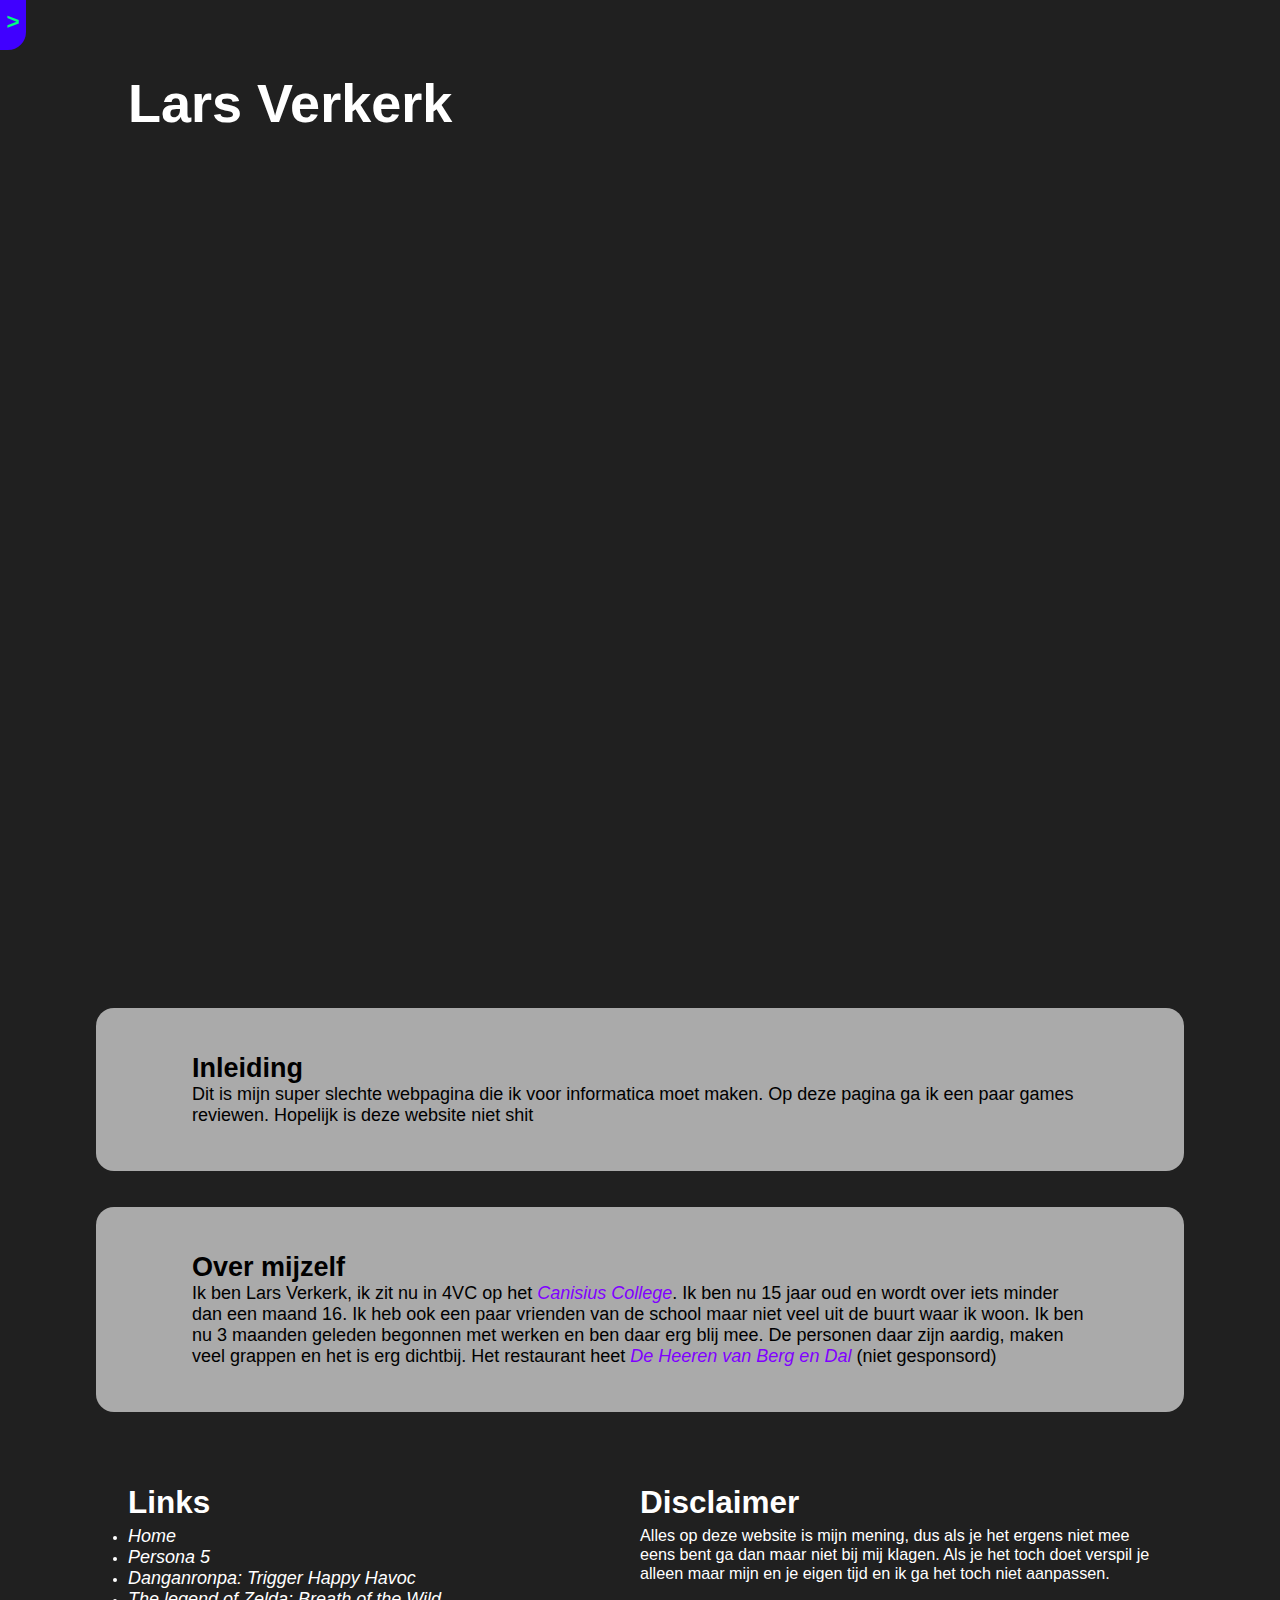
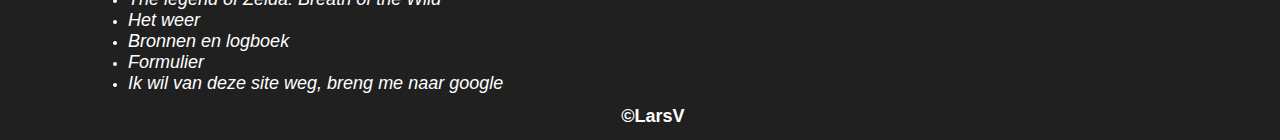
<file: index.html>
<!DOCTYPE html>
<html>
    <head>
        <title>Home</title>
        <meta charset="utf-8">
        <link rel="stylesheet" href="./css_files/global.css">
        <Script src="./script.js"></Script>
    </head>

    <body>
        <nav id="navbar" onclick="SetNav()">
            <div class="NavtextWrap">
                <ul>
                    <li><a href="./index.html">Home</a></li>
                    <li><a href="./p5.html">Persona 5</a></li>
                    <li><a href="./dangan.html">Danganronpa: Trigger Happy Havoc</a></li>
                    <li><a href="./botw.html">The legend of Zelda: Breath of the Wild</a></li>
                </ul>
            </div>

            <div id="NavPijl">
                <h2>></h2>
            </div>
        </nav>

        <header id="mainheader" class="extended">
            <h1>Lars Verkerk</h1>
            <h2></h2>
        </header>

        <div class="section">
            <div class="inhoud">
                <h3>Inleiding</h3>
                Dit is mijn super slechte webpagina die ik voor informatica moet maken. Op deze pagina ga ik een paar games reviewen. Hopelijk is deze website niet shit
            </div>
        </div>

        <div class="section">
            <div class="inhoud">
                <h3>Over mijzelf</h3>
                Ik ben Lars Verkerk, ik zit nu in 4VC op het <a href="http://canisiuscollege.nl">Canisius College</a>. Ik ben nu 15 jaar oud en wordt over iets minder dan een maand 16.
                Ik heb ook een paar vrienden van de school maar niet veel uit de buurt waar ik woon.
                Ik ben nu 3 maanden geleden begonnen met werken en ben daar erg blij mee. De personen daar zijn aardig, maken veel grappen en het is erg dichtbij.
                Het restaurant heet <a href="https://www.deheerenvanbergendal.nl/">De Heeren van Berg en Dal</a> (niet gesponsord)
            </div>
        </div>

        <footer>
            <div class="LinksFooter">
                <h2>Links</h2>
                <ul>
                    <li><a href="./index.html">Home</a></li>
                    <li><a href="./p5.html">Persona 5</a></li>
                    <li><a href="./dangan.html">Danganronpa: Trigger Happy Havoc</a></li>
                    <li><a href="./botw.html">The legend of Zelda: Breath of the Wild</a></li>
                    <li><a href="./weer.html">Het weer</a></li>
                    <li><a href="./bronnen.html">Bronnen en logboek</a></li>
                    <li><a href="./formulier.html">Formulier</a></li>
                    <li><a href="https://google.com">Ik wil van deze site weg, breng me naar google</a></li>
                </ul>
            </div>

            <div class="DisclaimerFooter">
                <h2>Disclaimer</h2>
                Alles op deze website is mijn mening, dus als je het ergens niet mee eens bent ga dan maar niet bij mij klagen.
                Als je het toch doet verspil je alleen maar mijn en je eigen tijd en ik ga het toch niet aanpassen.
            </div>

            <div class="Copyright">
                <h5>©LarsV</h5>
            </div>
        </footer>
    </body>
</html>
</file>
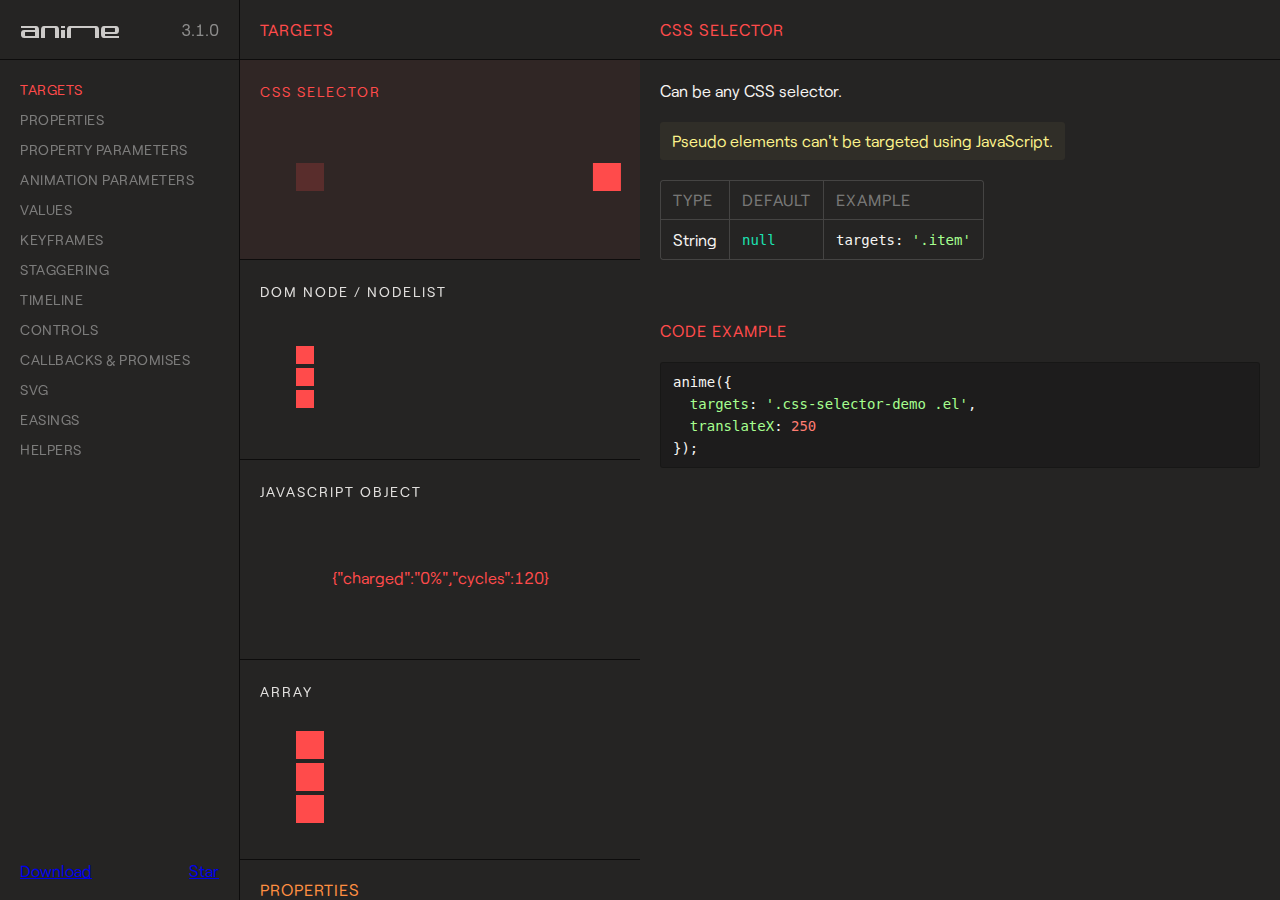
<file: anime-master/documentation/index.html>
<!DOCTYPE html>
<html>
<head>
  <title>Documentation | anime.js</title>
  <meta charset="utf-8">
  <meta name="viewport" content="width=device-width, initial-scale=1, maximum-scale=1">

  <meta property="og:title" content="anime.js">
  <meta property="og:url" content="https://animejs.com">
  <meta property="og:description" content="Javascript animation engine">
  <meta property="og:image" content="https://animejs.com/documentation/assets/img/social-media-image.png">

  <meta name="twitter:card" content="summary_large_image">
  <meta name="twitter:site" content="@juliangarnier">
  <meta name="twitter:creator" content="@juliangarnier">
  <meta name="twitter:title" content="anime.js">
  <meta name="twitter:description" content="Javascript animation engine">
  <meta name="twitter:image" content="https://animejs.com/documentation/assets/img/social-media-image.png">

  <link rel="apple-touch-icon-precomposed" href="assets/img/apple-touch-icon.png">
  <link rel="icon" type="image/png" href="assets/img/favicon.png" >

  <link href="//cloud.typenetwork.com/projects/2160/fontface.css/" rel="stylesheet" type="text/css">

  <link href="assets/css/animejs.css" rel="stylesheet">
  <link href="assets/css/anime-theme.css" rel="stylesheet">
  <link href="assets/css/documentation.css" rel="stylesheet">

  <script src="../lib/anime.min.js"></script>
</head>
<body>
  <div class="content">
    <header class="header">
    <a class="logo" href="https://github.com/juliangarnier/anime/">
      <img class="anime-mini-logo" src="assets/img/anime-mini-logo.svg" />
      <span class="version-number"></span>
    </a>
    </header>
    <section class="pane sidebar">
      <nav class="navigation"></nav>
      <div class="sidebar-info">
        <a class="github-button" href="https://github.com/juliangarnier/anime/archive/master.zip" data-icon="octicon-cloud-download" aria-label="Download juliangarnier/anime on GitHub">Download</a>
        <a class="github-button" href="https://github.com/juliangarnier/anime" data-show-count="true" aria-label="Star juliangarnier/anime on GitHub">Star</a>
      </div>
    </section>
    <section class="pane demos">

<!-- TARGETS -->
<article id="targets" class="color-targets">
  <header>
    <h2 class="demos-title">Targets</h2>
  </header>

<div id="cssSelector" class="demo">
  <h3 class="demo-title">CSS Selector</h3>
  <div class="demo-description">
    <p>Can be any CSS selector.</p>
    <p class="bubble warning">Pseudo elements can't be targeted using JavaScript.</p>
    <table>
      <thead>
        <td>Type</td>
        <td>Default</td>
        <td>Example</td>
      </thead>
      <tr>
        <td>String</td>
        <td><code>null</code></td>
        <td><code>targets: '.item'</code></td>
      </tr>
    </table>
  </div>
  <div class="demo-content css-selector-demo">
    <div class="line">
      <div class="square shadow"></div>
      <div class="square el"></div>
    </div>
  </div>
  <script>var cssSelector = function() {
/*DEMO*/
anime({
  targets: '.css-selector-demo .el',
  translateX: 250
});
/*DEMO*/
}
  </script>

</div>

<div id="domNode" class="demo">
  <h3 class="demo-title">DOM Node / NodeList</h3>
  <div class="demo-description">
    <p>
      Can be any DOM Node or NodeList.
    </p>
    <table>
      <thead>
        <td>Type</td>
        <td>Default</td>
        <td>Example</td>
      </thead>
      <tr>
        <td>DOM Node</td>
        <td><code>null</code></td>
        <td><code>targets: el.querySelector('.item')</code></td>
      </tr>
      <tr>
        <td>NodeList</td>
        <td><code>null</code></td>
        <td><code>targets: el.querySelectorAll('.item')</code></td>
      </tr>
    </table>
  </div>
  <div class="demo-content dom-node-demo">
    <div class="line">
      <div class="small square shadow"></div>
      <div class="small square el"></div>
    </div>
    <div class="line">
      <div class="small square shadow"></div>
      <div class="small square el"></div>
    </div>
    <div class="line">
      <div class="small square shadow"></div>
      <div class="small square el"></div>
    </div>
  </div>
  <script>var domNode = function() {
/*DEMO*/
var elements = document.querySelectorAll('.dom-node-demo .el');

anime({
  targets: elements,
  translateX: 270
});
/*DEMO*/
}
  </script>
</div>

<div id="JSobject" class="demo">
  <h3 class="demo-title">JavaScript Object</h3>
  <div class="demo-description">
    <p>
      A JavaScript Object with at least one property containing a numerical value.
    </p>
    <table>
      <thead>
        <td>Type</td>
        <td>Default</td>
        <td>Example</td>
      </thead>
      <tr>
        <td>Object</td>
        <td><code>null</code></td>
        <td><code>targets: myObjectProp</code></td>
      </tr>
    </table>
  </div>
  <div class="demo-content">
    <pre class="battery-log">{"charged":"0%","cycles":120}</pre>
  </div>
  <script>var JSobject = function() {
/*DEMO*/
var logEl = document.querySelector('.battery-log');

var battery = {
  charged: '0%',
  cycles: 120
}

anime({
  targets: battery,
  charged: '100%',
  cycles: 130,
  round: 1,
  easing: 'linear',
  update: function() {
    logEl.innerHTML = JSON.stringify(battery);
  }
});
/*DEMO*/
}
  </script>
<script>
</script>
</div>

<div id="array" class="demo">
  <h3 class="demo-title">Array</h3>
  <div class="demo-description">
    <p>
      An array containing multiple targets.
    </p>
    <p class="bubble info">
      Accepts mixed types. E.g. <code>['.el', domNode, jsObject]</code>
    </p>
    <table>
      <thead>
        <td>Type</td>
        <td>Default</td>
        <td>Example</td>
      </thead>
      <tr>
        <td>Array</td>
        <td><code>null</code></td>
        <td><code>targets: ['.item', el.getElementById('#thing')]</code></td>
      </tr>
    </table>
  </div>
  <div class="demo-content mixed-array-demo">
    <div class="line">
      <div class="square shadow"></div>
      <div class="square el el-01"></div>
    </div>
    <div class="line">
      <div class="square shadow"></div>
      <div class="square el el-02"></div>
    </div>
    <div class="line">
      <div class="square shadow"></div>
      <div class="square el el-03"></div>
    </div>
  </div>
  <script>var array = function() {
/*DEMO*/
var el = document.querySelector('.mixed-array-demo .el-01');

anime({
  targets: [el, '.mixed-array-demo .el-02', '.mixed-array-demo .el-03'],
  translateX: 250
});
/*DEMO*/
}
  </script>

</div>

</article>
<!-- -->

<!-- ANIMATABLE PROPERTIES -->
<article id="properties" class="color-properties">
<header>
  <h2 class="demos-title">Properties</h2>
</header>

<div id="cssProperties" class="demo">
  <h3 class="demo-title">CSS Properties</h3>
  <div class="demo-description">
    <p>
      Any CSS properties can be animated.
    </p>
    <p class="bubble warning">
      Most CSS properties will cause layout changes or repaint, and will result in choppy animation.
      Prioritize opacity and CSS transforms as much as possible.
    </p>
    <p>More details about accepted values in the <a class="color-values" href="#unitlessValue">values</a> section.</p>
    <table>
      <thead>
        <td>Example</td>
        <td>value</td>
      </thead>
      <tr>
        <td><code>opacity</code></td>
        <td><code>.5</code></td>
      </tr>
      <tr>
        <td><code>left</code></td>
        <td><code>'100px'</code></td>
      </tr>
    </table>
  </div>
  <div class="demo-content css-prop-demo">
    <div class="large square shadow"></div>
    <div class="large square el"></div>
  </div>
  <script>var cssProperties = function() {
/*DEMO*/
anime({
  targets: '.css-prop-demo .el',
  left: '240px',
  backgroundColor: '#FFF',
  borderRadius: ['0%', '50%'],
  easing: 'easeInOutQuad'
});
/*DEMO*/
}
  </script>
</div>

<div id="CSStransforms" class="demo">
  <h3 class="demo-title">CSS Transforms</h3>
  <div class="demo-description">
    <p>
      Animate CSS transforms properties individually.
    </p>
    <p class="bubble info">
      It's possible to specify different timing for each transforms properties, more details in the <a class="color-prop-params" href="#specificPropParameters">specific property parameters</a> section.
    </p>
    <p>More details about accepted values in the <a class="color-values" href="#unitlessValue">values</a> section.</p>
    <table>
      <thead>
        <td>Valid properties</td>
        <td>Default unit</td>
      </thead>
      <tr><td><code>'translateX'</code></td><td><code>'px'</code></td></tr>
      <tr><td><code>'translateY'</code></td><td><code>'px'</code></td></tr>
      <tr><td><code>'translateZ'</code></td><td><code>'px'</code></td></tr>
      <tr><td><code>'rotate'</code></td><td><code>'deg'</code></td></tr>
      <tr><td><code>'rotateX'</code></td><td><code>'deg'</code></td></tr>
      <tr><td><code>'rotateY'</code></td><td><code>'deg'</code></td></tr>
      <tr><td><code>'rotateZ'</code></td><td><code>'deg'</code></td></tr>
      <tr><td><code>'scale'</code></td><td><code>—</code></td></tr>
      <tr><td><code>'scaleX'</code></td><td><code>—</code></td></tr>
      <tr><td><code>'scaleY'</code></td><td><code>—</code></td></tr>
      <tr><td><code>'scaleZ'</code></td><td><code>—</code></td></tr>
      <tr><td><code>'skew'</code></td><td><code>'deg'</code></td></tr>
      <tr><td><code>'skewX'</code></td><td><code>'deg'</code></td></tr>
      <tr><td><code>'skewY'</code></td><td><code>'deg'</code></td></tr>
      <tr><td><code>'perspective'</code></td><td><code>'px'</code></td></tr>
    </table>
  </div>
  <div class="demo-content css-transforms-demo">
    <div class="square shadow"></div>
    <div class="square el"></div>
  </div>
  <script>var CSStransforms = function() {
/*DEMO*/
anime({
  targets: '.css-transforms-demo .el',
  translateX: 250,
  scale: 2,
  rotate: '1turn'
});
/*DEMO*/
}
  </script>
</div>

<div id="JSobjProp" class="demo">
  <h3 class="demo-title">Object properties</h3>
  <div class="demo-description">
    <p>
      Any Object property containing a numerical value can be animated.<br>
      More details about accepted values in the <a class="color-values" href="#unitlessValue">values</a> section.
    </p>
    <table>
      <thead>
        <td>Example</td>
        <td>value</td>
      </thead>
      <tr>
        <td><code>prop1</code></td>
        <td><code>50</code></td>
      </tr>
      <tr>
        <td><code>'prop2'</code></td>
        <td><code>'100%'</code></td>
      </tr>
    </table>
  </div>
  <div class="demo-content">
    <pre class="js-object-log">{"prop1":0,"prop2":"0%"}</pre>
  </div>
  <script>var JSobjProp = function() {
/*DEMO*/
var objPropLogEl = document.querySelector('.js-object-log');

var myObject = {
  prop1: 0,
  prop2: '0%'
}

anime({
  targets: myObject,
  prop1: 50,
  prop2: '100%',
  easing: 'linear',
  round: 1,
  update: function() {
    objPropLogEl.innerHTML = JSON.stringify(myObject);
  }
});
/*DEMO*/
}
  </script>
</div>

<div id="domAttr" class="demo">
  <h3 class="demo-title">DOM Attributes</h3>
  <div class="demo-description">
    <p>
      Any DOM Attributes containing a numerical value can be animated.<br>
      More details about accepted values in the <a class="color-values" href="#unitlessValue">values</a> section.
    </p>
    <table>
      <thead>
        <td>Example</td>
        <td>value</td>
      </thead>
      <tr>
        <td><code>value</code></td>
        <td><code>1000</code></td>
      </tr>
      <tr>
        <td><code>volume</code></td>
        <td><code>0</code></td>
      </tr>
      <tr>
        <td><code>data-custom</code></td>
        <td><code>'3 dogs'</code></td>
      </tr>
    </table>
  </div>
  <div class="demo-content dom-attribute-demo">
    <input class="el text-output" value="0"></input>
  </div>
  <script>var domAttr = function() {
/*DEMO*/
anime({
  targets: '.dom-attribute-demo input',
  value: [0, 1000],
  round: 1,
  easing: 'easeInOutExpo'
});
/*DEMO*/
}
  </script>
</div>

<div id="svgAttr" class="demo">
  <h3 class="demo-title">SVG Attributes</h3>
  <div class="demo-description">
    <p>
      Like any other <a class="color-properties" href="#domAttr">DOM attributes</a>, all SVG attributes containing at least one numerical value can be animated.<br>
      More details about accepted values in the <a class="color-values" href="#unitlessValue">values</a> section and SVG animation in the <a class="color-svg" href="#motionPath">SVG</a> section.
    </p>
    <table>
      <thead>
        <td>Example</td>
        <td>value</td>
      </thead>
      <tr>
        <td><code>points</code></td>
        <td><code>'64 68.64 8.574 100 63.446 67.68 64 4 64.554 67.68 119.426 100'</code></td>
      </tr>
      <tr>
        <td><code>scale</code></td>
        <td><code>1</code></td>
      </tr>
      <tr>
        <td><code>baseFrequency</code></td>
        <td><code>0</code></td>
      </tr>
    </table>
  </div>
  <div class="demo-content align-center svg-attributes-demo">
<svg width="128" height="128" viewBox="0 0 128 128">
  <filter id="displacementFilter">
    <feTurbulence type="turbulence" baseFrequency=".05" numOctaves="2" result="turbulence"/>
    <feDisplacementMap in2="turbulence" in="SourceGraphic" scale="15" xChannelSelector="R" yChannelSelector="G"/>
  </filter>
  <polygon points="64 68.64 8.574 100 63.446 67.68 64 4 64.554 67.68 119.426 100" style="filter: url(#displacementFilter)" fill="currentColor"/>
</svg>
  </div>
  <script>var svgAttr = function() {
  // Needed to reset demo
  var polyEl = document.querySelector('.svg-attributes-demo polygon');
  var feTurbulenceEl = document.querySelector('feTurbulence');
  var feDisplacementMap = document.querySelector('feDisplacementMap');
  polyEl.setAttribute('points', '64 68.64 8.574 100 63.446 67.68 64 4 64.554 67.68 119.426 100');
  feTurbulenceEl.setAttribute('baseFrequency', '.05');
  feDisplacementMap.setAttribute('scale', '15');
/*DEMO*/
anime({
  targets: ['.svg-attributes-demo polygon', 'feTurbulence', 'feDisplacementMap'],
  points: '64 128 8.574 96 8.574 32 64 0 119.426 32 119.426 96',
  baseFrequency: 0,
  scale: 1,
  loop: true,
  direction: 'alternate',
  easing: 'easeInOutExpo'
});
/*DEMO*/
}
  </script>

</div>

</article>
<!-- -->

<!-- PROPERTY PARAMETERS -->
<article id="propertyParameters" class="color-prop-params">
  <header>
    <h2 class="demos-title">Property parameters</h2>
  </header>

<div id="duration" class="demo">
  <h3 class="demo-title">Duration</h3>
  <div class="demo-description">
    <p>
      Defines the duration in milliseconds of the animation.
    </p>
    <table>
      <thead>
        <td>Type</td>
        <td>Default</td>
        <td>Example</td>
      </thead>
      <tr>
        <td>Number</td>
        <td><code>1000</code></td>
        <td><code>3000</code></td>
      </tr>
      <tr>
        <td>anime.stagger</td>
        <td>See <a class="color-staggering" href="#staggeringBasics">staggering</a> section</td>
        <td><code>anime.stagger(150)</code></td>
      </tr>
      <tr>
        <td>Function</td>
        <td>See <a class="color-prop-params" href="#functionBasedParameters">function based parameters</a> section</td>
        <td><code>(el, i) => i * 150</code></td>
      </tr>
    </table>
  </div>
  <div class="demo-content duration-demo">
    <div class="label">3000 ms</div>
    <div class="square shadow"></div>
    <div class="square el"></div>
  </div>
  <script>var duration = function() {
/*DEMO*/
anime({
  targets: '.duration-demo .el',
  translateX: 250,
  duration: 3000
});
/*DEMO*/
}
  </script>
</div>

<div id="delay" class="demo">
  <h3 class="demo-title">Delay</h3>
  <div class="demo-description">
    <p>
      Defines the delay in milliseconds of the animation.
    </p>
    <table>
      <thead>
        <td>Type</td>
        <td>Default</td>
        <td>Example</td>
      </thead>
      <tr>
        <td>Number</td>
        <td><code>0</code></td>
        <td><code>1000</code></td>
      </tr>
      <tr>
        <td>anime.stagger</td>
        <td>See <a class="color-staggering" href="#staggeringBasics">staggering</a> section</td>
        <td><code>anime.stagger(150)</code></td>
      </tr>
      <tr>
        <td>Function</td>
        <td>See <a class="color-prop-params" href="#functionBasedParameters">function based parameters</a> section</td>
        <td><code>(el, i) => i * 150</code></td>
      </tr>
    </table>
  </div>
  <div class="demo-content delay-demo">
    <div class="label">1000 ms</div>
    <div class="square shadow"></div>
    <div class="square el"></div>
  </div>
  <script>var delay = function() {
/*DEMO*/
anime({
  targets: '.delay-demo .el',
  translateX: 250,
  delay: 1000
});
/*DEMO*/
}
  </script>
</div>

<div id="endDelay" class="demo">
  <h3 class="demo-title">end delay</h3>
  <div class="demo-description">
    <p>
      Adds some extra time in milliseconds at the end of the animation.
    </p>
    <table>
      <thead>
        <td>Type</td>
        <td>Default</td>
        <td>Example</td>
      </thead>
      <tr>
        <td>Number</td>
        <td><code>0</code></td>
        <td><code>1000</code></td>
      </tr>
      <tr>
        <td>anime.stagger</td>
        <td>See <a class="color-staggering" href="#staggeringBasics">staggering</a> section</td>
        <td><code>anime.stagger(150)</code></td>
      </tr>
      <tr>
        <td>Function</td>
        <td>See <a class="color-prop-params" href="#functionBasedParameters">function based parameters</a> section</td>
        <td><code>(el, i) => i * 150</code></td>
      </tr>
    </table>
  </div>
  <div class="demo-content end-delay-demo">
    <div class="label">1000 ms</div>
    <div class="square shadow"></div>
    <div class="square el"></div>
  </div>
  <script>var endDelay = function() {
/*DEMO*/
anime({
  targets: '.end-delay-demo .el',
  translateX: 250,
  endDelay: 1000,
  direction: 'alternate'
});
/*DEMO*/
}
  </script>

</div>

<div id="easing" class="demo">
  <h3 class="demo-title">Easing</h3>
  <div class="demo-description">
    <p>
      Defines the timing function of the animation.
    </p>
    <p class="bubble info">
      Check out the <a class="color-easings" href="#linearEasing">easings</a> section for a complete list of available easing and parameters.
    </p>
    <table>
      <thead>
        <td>Type</td>
        <td>Default</td>
        <td>Example</td>
      </thead>
      <tr>
        <td>String</td>
        <td><code>'easeOutElastic(1, .5)'</code></td>
        <td><code>easing: 'easeInOutQuad'</code></td>
      </tr>
    </table>
  </div>
  <div class="demo-content easing-demo">
    <div class="label">easeInOutExpo</div>
    <div class="square shadow"></div>
    <div class="square el"></div>
  </div>
  <script>var easing = function() {
/*DEMO*/
anime({
  targets: '.easing-demo .el',
  translateX: 250,
  easing: 'easeInOutExpo'
});
/*DEMO*/
}
  </script>

</div>

<div id="round" class="demo">
  <h3 class="demo-title">Round</h3>
  <div class="demo-description">
    <p>
      Rounds up the value to x decimals.
    </p>
    <table>
      <thead>
        <td>Type</td>
        <td>Default</td>
        <td>Example</td>
      </thead>
      <tr>
        <td>Number</td>
        <td><code>0</code></td>
        <td><code>round: 10</code></td>
      </tr>
    </table>
  </div>
  <div class="demo-content">
    <pre class="round-log">0</pre>
  </div>
  <script>var round = function() {
/*DEMO*/
var roundLogEl = document.querySelector('.round-log');

anime({
  targets: roundLogEl,
  innerHTML: [0, 10000],
  easing: 'linear',
  round: 10 // Will round the animated value to 1 decimal
});
/*DEMO*/
}
  </script>
</div>

<div id="specificPropParameters" class="demo">
  <h3 class="demo-title">Specific property parameters</h3>
  <div class="demo-description">
    <p>
      Defines specific parameters to each property of the animation using an Object as value.<br>
      Other properties that aren't specified in the Object are inheritted from the main animation.
    </p>
    <table>
      <thead>
        <td>Type</td>
        <td>Example</td>
      </thead>
      <tr>
        <td>Object</td>
<td><code>rotate: {
  value: 360,
  duration: 1800,
  easing: 'easeInOutSine'
}</code></td>
      </tr>
    </table>
  </div>
  <div class="demo-content specific-prop-params-demo">
    <div class="square shadow"></div>
    <div class="square el"></div>
  </div>
  <script>var specificPropParameters = function() {
/*DEMO*/
anime({
  targets: '.specific-prop-params-demo .el',
  translateX: {
    value: 250,
    duration: 800
  },
  rotate: {
    value: 360,
    duration: 1800,
    easing: 'easeInOutSine'
  },
  scale: {
    value: 2,
    duration: 1600,
    delay: 800,
    easing: 'easeInOutQuart'
  },
  delay: 250 // All properties except 'scale' inherit 250ms delay
});
/*DEMO*/
}
  </script>

</div>

<div id="functionBasedParameters" class="demo">
  <h3 class="demo-title">Function based parameters</h3>
  <div class="demo-description">
    <p>
      Get different values for every target and property of the animation.
    </p>
    <p>
      The function accepts 3 arguments:
    </p>
    <table>
      <thead>
        <td>Arguments</td>
        <td>Infos</td>
      </thead>
      <tr>
        <td><code>target</code></td>
        <td>The curent animated targeted element</td>
      </tr>
      <tr>
        <td><code>index</code></td>
        <td>The index of the animated targeted element</td>
      </tr>
      <tr>
        <td><code>targetsLength</code></td>
        <td>The total number of animated targets</td>
      </tr>
    </table>
    <p class="bubble info">
      See <a class="color-staggering" href="#staggeringBasics">staggering</a> section for easier values manipulation.
    </p>
  </div>
  <div class="demo-content function-based-params-demo">
    <div class="line">
      <div class="small label">delay = 0 * 100</div>
      <div class="small square shadow"></div>
      <div class="small square el"></div>
    </div>
    <div class="line">
      <div class="small label">delay = 1 * 100</div>
      <div class="small square shadow"></div>
      <div class="small square el"></div>
    </div>
    <div class="line">
      <div class="small label">delay = 2 * 100</div>
      <div class="small square shadow"></div>
      <div class="small square el"></div>
    </div>
  </div>
  <script>var functionBasedParameters = function() {
/*DEMO*/
anime({
  targets: '.function-based-params-demo .el',
  translateX: 270,
  direction: 'alternate',
  loop: true,
  delay: function(el, i, l) {
    return i * 100;
  },
  endDelay: function(el, i, l) {
    return (l - i) * 100;
  }
});
/*DEMO*/
}
  </script>

</div>

</article>
<!-- -->

<!-- ANIMATION PARAMETERS -->
<article id="animationParameters" class="color-anim-params">
  <header>
    <h2 class="demos-title">Animation parameters</h2>
  </header>

<div id="direction" class="demo">
  <h3 class="demo-title">Direction</h3>
  <div class="demo-description">
    <p>
      Defines the direction of the animation.
    </p>
    <table>
      <thead>
        <td>Accepts</td>
        <td>Infos</td>
      </thead>
      <tr>
        <td><code>'normal'</code></td>
        <td>Animation progress goes from 0 to 100%</td>
      </tr>
      <tr>
        <td><code>'reverse'</code></td>
        <td>Animation progress goes from 100% to 0%</td>
      </tr>
      <tr>
        <td><code>'alternate'</code></td>
        <td>Animation progress goes from 0% to 100% then goes back to 0%</td>
      </tr>
    </table>
  </div>
  <div class="demo-content">
    <div class="line">
      <div class="label">normal</div>
      <div class="square shadow"></div>
      <div class="square el dir-normal"></div>
    </div>
    <div class="line">
      <div class="label">reverse</div>
      <div class="square shadow"></div>
      <div class="square el dir-reverse"></div>
    </div>
    <div class="line">
      <div class="label">alternate</div>
      <div class="square shadow"></div>
      <div class="square el dir-alternate"></div>
    </div>
  </div>
  <script>var direction = function() {
/*DEMO*/
anime({
  targets: '.dir-normal',
  translateX: 250,
  easing: 'easeInOutSine'
});

anime({
  targets: '.dir-reverse',
  translateX: 250,
  direction: 'reverse',
  easing: 'easeInOutSine'
});

anime({
  targets: '.dir-alternate',
  translateX: 250,
  direction: 'alternate',
  easing: 'easeInOutSine'
});
/*DEMO*/
}
  </script>

</div>

<div id="loop" class="demo">
  <h3 class="demo-title">Loop</h3>
  <div class="demo-description">
    <p>
      Defines the number of iterations of your animation.
    </p>
    <table>
      <thead>
        <td>Accepts</td>
        <td>Infos</td>
      </thead>
      <tr>
        <td><code>Number</code></td>
        <td>The number of iterations</td>
      </tr>
      <tr>
        <td><code>true</code></td>
        <td>Loop indefinitely</td>
      </tr>
    </table>
  </div>
  <div class="demo-content">
    <div class="line">
      <div class="small label">normal 3 times</div>
      <div class="small square shadow"></div>
      <div class="small square el loop"></div>
    </div>
    <div class="line">
      <div class="small label">reverse 3 times</div>
      <div class="small square shadow"></div>
      <div class="small square el loop-reverse"></div>
    </div>
    <div class="line">
      <div class="small label">alternate 3 times</div>
      <div class="small square shadow"></div>
      <div class="small square el loop-alternate"></div>
    </div>
    <div class="line">
      <div class="small label">normal inifinite</div>
      <div class="small square shadow"></div>
      <div class="small square el loop-infinity"></div>
    </div>
    <div class="line">
      <div class="small label">inifinite reverse</div>
      <div class="small square shadow"></div>
      <div class="small square el loop-reverse-infinity"></div>
    </div>
    <div class="line">
      <div class="small label">inifinite alternate</div>
      <div class="small square shadow"></div>
      <div class="small square el loop-alternate-infinity"></div>
    </div>
  </div>
  <script>var loop = function() {
/*DEMO*/
anime({
  targets: '.loop',
  translateX: 270,
  loop: 3,
  easing: 'easeInOutSine'
});

anime({
  targets: '.loop-infinity',
  translateX: 270,
  loop: true,
  easing: 'easeInOutSine'
});

anime({
  targets: '.loop-reverse',
  translateX: 270,
  loop: 3,
  direction: 'reverse',
  easing: 'easeInOutSine'
});

anime({
  targets: '.loop-reverse-infinity',
  translateX: 270,
  direction: 'reverse',
  loop: true,
  easing: 'easeInOutSine'
});

anime({
  targets: '.loop-alternate',
  translateX: 270,
  loop: 3,
  direction: 'alternate',
  easing: 'easeInOutSine'
});

anime({
  targets: '.loop-alternate-infinity',
  translateX: 270,
  direction: 'alternate',
  loop: true,
  easing: 'easeInOutSine'
});
/*DEMO*/
}
  </script>
</div>

<div id="autoplay" class="demo">
  <h3 class="demo-title">Autoplay</h3>
  <div class="demo-description">
    <p>
      Defines if the animation should automatically starts or not.
    </p>
    <table>
      <thead>
        <td>Accepts</td>
        <td>Infos</td>
      </thead>
      <tr>
        <td><code>true</code></td>
        <td>Automatically starts the animation</td>
      </tr>
      <tr>
        <td><code>false</code></td>
        <td>Animation is paused by default</td>
      </tr>
    </table>
  </div>
  <div class="demo-content">
    <div class="line">
      <div class="label">autoplay: true</div>
      <div class="square shadow"></div>
      <div class="square el autoplay-true"></div>
    </div>
    <div class="line">
      <div class="label">autoplay: false</div>
      <div class="square shadow"></div>
      <div class="square el autoplay-false"></div>
    </div>
  </div>
  <script>var autoplay = function() {
/*DEMO*/
anime({
  targets: '.autoplay-true',
  translateX: 250,
  autoplay: true,
  easing: 'easeInOutSine'
});

anime({
  targets: '.autoplay-false',
  translateX: 250,
  autoplay: false,
  easing: 'easeInOutSine'
});
/*DEMO*/
}
  </script>
</div>

</article>
<!-- -->

<!-- VALUES -->
<article id="values" class="color-values">
<header>
  <h2 class="demos-title">Values</h2>
</header>

<div id="unitlessValue" class="demo">
  <h3 class="demo-title">Unitless</h3>
  <div class="demo-description">
    <p>
      If the original value has a unit, it will be automatically added to the animated value.
    </p>
    <table>
      <thead>
        <td>Type</td>
        <td>Example</td>
      </thead>
      <tr>
        <td>Number</td>
        <td><code>translateX: 250</code></td>
      </tr>
    </table>
  </div>
  <div class="demo-content unitless-values-demo">
    <div class="circle shadow"></div>
    <div class="circle el"></div>
  </div>
  <script>var unitlessValue = function() {
/*DEMO*/
anime({
  targets: '.unitless-values-demo .el',
  translateX: 250, // -> '250px'
  rotate: 540 // -> '540deg'
});
/*DEMO*/
}
  </script>

</div>

<div id="specificUnitValue" class="demo">
  <h3 class="demo-title">Specific unit</h3>
  <div class="demo-description">
    <p>
      Forces the animation to use a certain unit and will automatically convert the initial target value.
    </p>
    <p class="bubble warning">
      Conversion accuracy can vary depending of the unit used.<br>
      You can also define the initial value of the animation directly using an array, see the <a href="#fromToValues" class="color-values">from to values</a> section.
    </p>
    <table>
      <thead>
        <td>Type</td>
        <td>Example</td>
      </thead>
      <tr>
        <td>String</td>
        <td><code>width: '100%'</code></td>
      </tr>
    </table>
  </div>
  <div class="demo-content specific-unit-values-demo">
    <div class="square shadow"></div>
    <div class="square el"></div>
  </div>
  <script>var specificUnitValue = function() {
/*DEMO*/
anime({
  targets: '.specific-unit-values-demo .el',
  width: '100%', // -> from '28px' to '100%',
  easing: 'easeInOutQuad',
  direction: 'alternate',
  loop: true
});
/*DEMO*/
}
  </script>

</div>

<div id="relativeValues" class="demo">
  <h3 class="demo-title">Relative</h3>
  <div class="demo-description">
    <p>
      Adds, substracts or multiplies the original value.
    </p>
    <table>
      <thead>
        <td>Accepts</td>
        <td>Effect</td>
        <td>Example</td>
      </thead>
      <tr>
        <td><code>'+='</code></td>
        <td>Add</td>
        <td><code>'+=100'</code></td>
      </tr>
      <tr>
        <td><code>'-='</code></td>
        <td>Substract</td>
        <td><code>'-=2turn'</code></td>
      </tr>
      <tr>
        <td><code>'*='</code></td>
        <td>Multiply</td>
        <td><code>'*=10'</code></td>
      </tr>
    </table>
  </div>
  <div class="demo-content">
    <div class="circle shadow"></div>
    <div class="circle el relative-values"></div>
  </div>
  <script>var relativeValues = function() {
/*DEMO*/
var relativeEl = document.querySelector('.el.relative-values');
relativeEl.style.transform = 'translateX(100px)';

anime({
  targets: '.el.relative-values',
  translateX: {
    value: '*=2.5', // 100px * 2.5 = '250px'
    duration: 1000
  },
  width: {
    value: '-=20px', // 28 - 20 = '8px'
    duration: 1800,
    easing: 'easeInOutSine'
  },
  rotate: {
    value: '+=2turn', // 0 + 2 = '2turn'
    duration: 1800,
    easing: 'easeInOutSine'
  },
  direction: 'alternate'
});
/*DEMO*/
}
  </script>

</div>

<div id="colors" class="demo">
  <h3 class="demo-title">Colors</h3>
  <div class="demo-description">
    <p>
      <i>anime.js</i> accepts and converts Hexadecimal, RGB, RGBA, HSL, and HSLA color values.
    </p>
    <p class="bubble warning">
      CSS color codes ( e.g. : <code>'red', 'yellow', 'aqua'</code> ) are not supported.
    </p>
    <table>
      <thead>
        <td>Accepts</td>
        <td>Example</td>
      </thead>
      <tr>
        <td>Hexadecimal</td>
        <td><code>'#FFF'</code> or <code>'#FFFFFF'</code></td>
      </tr>
      <tr>
        <td>RGB</td>
        <td><code>'rgb(255, 255, 255)'</code></td>
      </tr>
      <tr>
        <td>RGBA</td>
        <td><code>'rgba(255, 255, 255, .2)'</code></td>
      </tr>
      <tr>
        <td>HSL</td>
        <td><code>'hsl(0, 100%, 100%)'</code></td>
      </tr>
      <tr>
        <td>HSLA</td>
        <td><code>'hsla(0, 100%, 100%, .2)'</code></td>
      </tr>
    </table>
  </div>
  <div class="demo-content colors-demo">
    <div class="line">
      <div class="small label">HEX</div>
      <div class="small circle shadow"></div>
      <div class="small circle el color-hex"></div>
    </div>
    <div class="line">
      <div class="small label">RGB</div>
      <div class="small circle shadow"></div>
      <div class="small circle el color-rgb"></div>
    </div>
    <div class="line">
      <div class="small label">HSL</div>
      <div class="small circle shadow"></div>
      <div class="small circle el color-hsl"></div>
    </div>
    <div class="line">
      <div class="small label">RGBA</div>
      <div class="small circle shadow"></div>
      <div class="small circle el color-rgba"></div>
    </div>
    <div class="line">
      <div class="small label">HSLA</div>
      <div class="small circle shadow"></div>
      <div class="small circle el color-hsla"></div>
    </div>
  </div>
  <script>var colors = function() {
/*DEMO*/
var colorsExamples = anime.timeline({
  endDelay: 1000,
  easing: 'easeInOutQuad',
  direction: 'alternate',
  loop: true
})
.add({ targets: '.color-hex',  background: '#FFF' }, 0)
.add({ targets: '.color-rgb',  background: 'rgb(255,255,255)' }, 0)
.add({ targets: '.color-hsl',  background: 'hsl(0, 100%, 100%)' }, 0)
.add({ targets: '.color-rgba', background: 'rgba(255,255,255, .2)' }, 0)
.add({ targets: '.color-hsla', background: 'hsla(0, 100%, 100%, .2)' }, 0)
.add({ targets: '.colors-demo .el', translateX: 270 }, 0);
/*DEMO*/
}
  </script>

</div>

<div id="fromToValues" class="demo">
  <h3 class="demo-title">From To</h3>
  <div class="demo-description">
    <p>
      Forces the animation to start at a specified value.
    </p>
    <table>
      <thead>
        <td>Type</td>
        <td>Example</td>
      </thead>
      <tr>
        <td><code>Array</code></td>
        <td><code>['50%', '100%']</code></td>
      </tr>
    </table>
  </div>
  <div class="demo-content">
    <div class="circle shadow"></div>
    <div class="circle el from-to-values"></div>
  </div>
  <script>var fromToValues = function() {
/*DEMO*/
anime({
  targets: '.el.from-to-values',
  translateX: [100, 250], // from 100 to 250
  delay: 500,
  direction: 'alternate',
  loop: true
});
/*DEMO*/
}
  </script>

</div>

<div id="functionBasedPropVal" class="demo">
  <h3 class="demo-title">Function based values</h3>
  <div class="demo-description">
    <p>
      Get different values for every target and property of the animation.
    </p>
    <p>
      The function accepts 3 arguments:
    </p>
    <table>
      <thead>
        <td>Arguments</td>
        <td>Infos</td>
      </thead>
      <tr>
        <td><code>target</code></td>
        <td>The curently animated targeted element</td>
      </tr>
      <tr>
        <td><code>index</code></td>
        <td>The index of the animated targeted element</td>
      </tr>
      <tr>
        <td><code>targetsLength</code></td>
        <td>The total number of animated targets</td>
      </tr>
    </table>
  </div>
  <div class="demo-content function-based-values-demo">
    <div class="line">
      <div class="small circle shadow"></div>
      <div data-x="170" class="small circle el"></div>
    </div>
    <div class="line">
      <div class="small circle shadow"></div>
      <div data-x="80" class="small circle el"></div>
    </div>
    <div class="line">
      <div class="small circle shadow"></div>
      <div data-x="270" class="small circle el"></div>
    </div>
  </div>
  <script>var functionBasedPropVal = function() {
/*DEMO*/
anime({
  targets: '.function-based-values-demo .el',
  translateX: function(el) {
    return el.getAttribute('data-x');
  },
  translateY: function(el, i) {
    return 50 + (-50 * i);
  },
  scale: function(el, i, l) {
    return (l - i) + .25;
  },
  rotate: function() { return anime.random(-360, 360); },
  borderRadius: function() { return ['50%', anime.random(10, 35) + '%']; },
  duration: function() { return anime.random(1200, 1800); },
  delay: function() { return anime.random(0, 400); },
  direction: 'alternate',
  loop: true
});
/*DEMO*/
}
  </script>

</div>

</article>
<!-- -->

<!-- KEYFRAMES -->
<article id="keyframes" class="color-keyframes">
<header>
  <h2 class="demos-title">Keyframes</h2>
</header>

<div id="animationKeyframes" class="demo">
  <h3 class="demo-title">Animation keyframes</h3>
  <div class="demo-description">
    <p>
      Animation keyframes are defined using an Array, within the <code>keyframes</code> property.
    </p>
    <p class="bubble info">
      If there is no duration specified inside the keyframes, each keyframe duration will be equal to the animation's total duration divided by the number of keyframes.
    </p>
    <table>
      <thead>
        <td>Type</td>
        <td>Example</td>
      </thead>
      <tr>
        <td><code>Array</code></td>
        <td><code>[
  {value: 100, easing: 'easeOutExpo'},
  {value: 200, delay: 500},
  {value: 300, duration: 1000}
]</code></td>
      </tr>
    </table>
  </div>
  <div class="demo-content animation-keyframes-demo">
    <div class="circle shadow"></div>
    <div class="circle el keyframes"></div>
  </div>
  <script>var animationKeyframes = function() {
/*DEMO*/
anime({
  targets: '.animation-keyframes-demo .el',
  keyframes: [
    {translateY: -40},
    {translateX: 250},
    {translateY: 40},
    {translateX: 0},
    {translateY: 0}
  ],
  duration: 4000,
  easing: 'easeOutElastic(1, .8)',
  loop: true
});
/*DEMO*/
}
  </script>
</div>

<div id="propertyKeyframes" class="demo">
  <h3 class="demo-title">Property keyframes</h3>
  <div class="demo-description">
    <p>
      Similar to <a class="color-keyframes" href="#animationKeyframes">animation keyframes</a>, property keyframes are defined using an Array of property Object. Property keyframes allow overlapping animations since each property have its own keyframes array.
    </p>
    <p class="bubble info">
      If there is no duration specified inside the keyframes, each keyframe duration will be equal to the animation's total duration divided by the number of keyframes.
    </p>
    <table>
      <thead>
        <td>Type</td>
        <td>Example</td>
      </thead>
      <tr>
        <td><code>Array</code></td>
        <td><code>[
  {value: 100, easing: 'easeOutExpo'},
  {value: 200, delay: 500},
  {value: 300, duration: 1000}
]</code></td>
      </tr>
    </table>
  </div>
  <div class="demo-content property-keyframes-demo">
    <div class="circle shadow"></div>
    <div class="circle el keyframes"></div>
  </div>
  <script>var propertyKeyframes = function() {
/*DEMO*/
anime({
  targets: '.property-keyframes-demo .el',
  translateX: [
    { value: 250, duration: 1000, delay: 500 },
    { value: 0, duration: 1000, delay: 500 }
  ],
  translateY: [
    { value: -40, duration: 500 },
    { value: 40, duration: 500, delay: 1000 },
    { value: 0, duration: 500, delay: 1000 }
  ],
  scaleX: [
    { value: 4, duration: 100, delay: 500, easing: 'easeOutExpo' },
    { value: 1, duration: 900 },
    { value: 4, duration: 100, delay: 500, easing: 'easeOutExpo' },
    { value: 1, duration: 900 }
  ],
  scaleY: [
    { value: [1.75, 1], duration: 500 },
    { value: 2, duration: 50, delay: 1000, easing: 'easeOutExpo' },
    { value: 1, duration: 450 },
    { value: 1.75, duration: 50, delay: 1000, easing: 'easeOutExpo' },
    { value: 1, duration: 450 }
  ],
  easing: 'easeOutElastic(1, .8)',
  loop: true
});
/*DEMO*/
}
  </script>
</div>

</article>
<!-- -->

<!-- STAGGERING -->
<article id="staggering" class="color-staggering">
<header>
  <h2 class="demos-title">Staggering</h2>
</header>

<div id="staggeringBasics" class="demo">
  <h3 class="demo-title">Staggering basics</h3>
  <div class="demo-description">
    <p>
      Staggering allows you to animate multiple elements with <a href="https://en.wikipedia.org/wiki/Follow_through_and_overlapping_action">follow through and overlapping action</a>.
    </p>
    <pre><code>anime.stagger(value, options)</code></pre>
    <table>
      <thead>
        <td>Arguments</td>
        <td>Type</td>
        <td>Info</td>
        <td>Required</td>
      </thead>
      <tr>
        <td>Value</td>
        <td><code>Number</code>, <code>String</code>, <code>Array</code></td>
        <td>The manipulated value(s)</td>
        <td>Yes</td>
      </tr>
      <tr>
        <td>Options</td>
        <td><code>Object</code></td>
        <td>Stagger parameters</td>
        <td>No</td>
      </tr>
    </table>
  </div>
  <div class="demo-content basic-staggering-demo">
    <div class="line">
      <div class="label">delay = (100 * 0) ms</div>
      <div class="small square shadow"></div>
      <div class="small square el"></div>
    </div>
    <div class="line">
      <div class="label">delay = (100 * 1) ms</div>
      <div class="small square shadow"></div>
      <div class="small square el"></div>
    </div>
    <div class="line">
      <div class="label">delay = (100 * 2) ms</div>
      <div class="small square shadow"></div>
      <div class="small square el"></div>
    </div>
    <div class="line">
      <div class="label">delay = (100 * 3) ms</div>
      <div class="small square shadow"></div>
      <div class="small square el"></div>
    </div>
    <div class="line">
      <div class="label">delay = (100 * 4) ms</div>
      <div class="small square shadow"></div>
      <div class="small square el"></div>
    </div>
    <div class="line">
      <div class="label">delay = (100 * 5) ms</div>
      <div class="small square shadow"></div>
      <div class="small square el"></div>
    </div>
  </div>
  <script>var staggeringBasics = function() {
/*DEMO*/
anime({
  targets: '.basic-staggering-demo .el',
  translateX: 270,
  delay: anime.stagger(100) // increase delay by 100ms for each elements.
});
/*DEMO*/
}
  </script>
</div>

<div id="staggeringStartValue" class="demo">
  <h3 class="demo-title">Start value</h3>
  <div class="demo-description">
    <p>
      Starts the staggering effect from a specific value.
    </p>
    <pre><code>anime.stagger(value, {start: startValue})</code></pre>
    <table>
      <thead>
        <td>Types</td>
        <td>Info</td>
      </thead>
      <tr>
        <td><code>Number</code>, <code>String</code>
        <td>Same as propety values, see <a href="#unitlessValue" class="color-values">values section</a></td>
      </tr>
    </table>
  </div>
  <div class="demo-content staggering-start-value-demo">
    <div class="line">
      <div class="label">delay = 500 + (100 * 0) ms</div>
      <div class="small square shadow"></div>
      <div class="small square el"></div>
    </div>
    <div class="line">
      <div class="label">delay = 500 + (100 * 1) ms</div>
      <div class="small square shadow"></div>
      <div class="small square el"></div>
    </div>
    <div class="line">
      <div class="label">delay = 500 + (100 * 2) ms</div>
      <div class="small square shadow"></div>
      <div class="small square el"></div>
    </div>
    <div class="line">
      <div class="label">delay = 500 + (100 * 3) ms</div>
      <div class="small square shadow"></div>
      <div class="small square el"></div>
    </div>
    <div class="line">
      <div class="label">delay = 500 + (100 * 4) ms</div>
      <div class="small square shadow"></div>
      <div class="small square el"></div>
    </div>
    <div class="line">
      <div class="label">delay = 500 + (100 * 5) ms</div>
      <div class="small square shadow"></div>
      <div class="small square el"></div>
    </div>
  </div>
  <script>var staggeringStartValue = function() {
/*DEMO*/
anime({
  targets: '.staggering-start-value-demo .el',
  translateX: 270,
  delay: anime.stagger(100, {start: 500}) // delay starts at 500ms then increase by 100ms for each elements.
});
/*DEMO*/
}
  </script>
</div>

<div id="rangeValueStaggering" class="demo">
  <h3 class="demo-title">Range value</h3>
  <div class="demo-description">
    <p>
      Distributes evenly values between two numbers.
    </p>
    <pre><code>anime.stagger([startValue, endValue])</code></pre>
    <table>
      <thead>
        <td>Type</td>
        <td>Info</td>
      </thead>
      <tr>
        <td><code>'easingName'</code></td>
        <td>All valid easing names are accepted, see <a href="#easings" class="color-easings">easings section</a></td>
      </tr>
      <tr>
        <td><code>function(i)</code></td>
        <td>Custom easing function, see <a href="#customEasing" class="color-easings">custom easings section</a></td>
      </tr>
    </table>
  </div>
  <div class="demo-content range-value-staggering-demo">
    <div class="line">
      <div class="label">rotate = ((360 - (-360)) / 5) * 0</div>
      <div class="small square shadow"></div>
      <div class="small square el"></div>
    </div>
    <div class="line">
      <div class="label">rotate = ((360 - (-360)) / 5) * 1</div>
      <div class="small square shadow"></div>
      <div class="small square el"></div>
    </div>
    <div class="line">
      <div class="label">rotate = ((360 - (-360)) / 5) * 2</div>
      <div class="small square shadow"></div>
      <div class="small square el"></div>
    </div>
    <div class="line">
      <div class="label">rotate = ((360 - (-360)) / 5) * 3</div>
      <div class="small square shadow"></div>
      <div class="small square el"></div>
    </div>
    <div class="line">
      <div class="label">rotate = ((360 - (-360)) / 5) * 4</div>
      <div class="small square shadow"></div>
      <div class="small square el"></div>
    </div>
    <div class="line">
      <div class="label">rotate = ((360 - (-360)) / 5) * 5</div>
      <div class="small square shadow"></div>
      <div class="small square el"></div>
    </div>
  </div>
  <script>var rangeValueStaggering = function() {
/*DEMO*/
anime({
  targets: '.range-value-staggering-demo .el',
  translateX: 270,
  rotate: anime.stagger([-360, 360]), // rotation will be distributed from -360deg to 360deg evenly between all elements
  easing: 'easeInOutQuad'
});
/*DEMO*/
}
  </script>
</div>

<div id="staggeringFrom" class="demo">
  <h3 class="demo-title">From value</h3>
  <div class="demo-description">
    <p>
      Starts the stagger effect from a specific position.
    </p>
    <pre><code>anime.stagger(value, {from: startingPosition})</code></pre>
    <table>
      <thead>
        <td>Options</td>
        <td>Type</td>
        <td>Info</td>
      </thead>
      <tr>
        <td><code>'first'</code> (default)</td>
        <td><code>'string'</code></td>
        <td>Start the effect from the first element</td>
      </tr>
      <tr>
        <td><code>'last'</code></td>
        <td><code>'string'</code></td>
        <td>Start the effect from the last element</td>
      </tr>
      <tr>
        <td><code>'center'</code></td>
        <td><code>'string'</code></td>
        <td>Start the effect from the center</td>
      </tr>
      <tr>
        <td><code>index</code></td>
        <td><code>number</code></td>
        <td>Start the effect from the specified index</td>
      </tr>
    </table>
  </div>
  <div class="demo-content staggering-from-demo">
    <div class="line">
      <div class="small square shadow"></div>
      <div class="small square el"></div>
    </div>
    <div class="line">
      <div class="small square shadow"></div>
      <div class="small square el"></div>
    </div>
    <div class="line">
      <div class="small square shadow"></div>
      <div class="small square el"></div>
    </div>
    <div class="line">
      <div class="small square shadow"></div>
      <div class="small square el"></div>
    </div>
    <div class="line">
      <div class="small square shadow"></div>
      <div class="small square el"></div>
    </div>
    <div class="line">
      <div class="small square shadow"></div>
      <div class="small square el"></div>
    </div>
  </div>
  <script>var staggeringFrom = function() {
/*DEMO*/
anime({
  targets: '.staggering-from-demo .el',
  translateX: 270,
  delay: anime.stagger(100, {from: 'center'})
});
/*DEMO*/
}
  </script>
</div>

<div id="staggeringDirection" class="demo">
  <h3 class="demo-title">Direction</h3>
  <div class="demo-description">
    <p>
      Changes the order in which the stagger operates.
    </p>
    <pre><code>anime.stagger(value, {direction: 'reverse'})</code></pre>
    <table>
      <thead>
        <td>Options</td>
        <td>Info</td>
      </thead>
      <tr>
        <td><code>'normal'</code> (default)</td>
        <td>Normal staggering, from the first element to the last</td>
      </tr>
      <tr>
        <td><code>'reverse'</code></td>
        <td>Reversed staggering, from the last element to the first</td>
      </tr>
    </table>
  </div>
  <div class="demo-content staggering-direction-demo">
    <div class="line">
      <div class="small square shadow"></div>
      <div class="small square el"></div>
    </div>
    <div class="line">
      <div class="small square shadow"></div>
      <div class="small square el"></div>
    </div>
    <div class="line">
      <div class="small square shadow"></div>
      <div class="small square el"></div>
    </div>
    <div class="line">
      <div class="small square shadow"></div>
      <div class="small square el"></div>
    </div>
    <div class="line">
      <div class="small square shadow"></div>
      <div class="small square el"></div>
    </div>
    <div class="line">
      <div class="small square shadow"></div>
      <div class="small square el"></div>
    </div>
  </div>
  <script>var staggeringDirection = function() {
/*DEMO*/
anime({
  targets: '.staggering-direction-demo .el',
  translateX: 270,
  delay: anime.stagger(100, {direction: 'reverse'})
});
/*DEMO*/
}
  </script>
</div>

<div id="staggeringEasing" class="demo">
  <h3 class="demo-title">Easing</h3>
  <div class="demo-description">
    <p>
      Stagger values using an easing function.
    </p>
    <pre><code>anime.stagger(value, {easing: 'easingName'})</code></pre>
    <table>
      <thead>
        <td>Type</td>
        <td>Info</td>
      </thead>
      <tr>
        <td><code>'string'</code></td>
        <td>All valid <a href="#easings" class="color-easings">easing names</a> are accepted</td>
      </tr>
      <tr>
        <td><code>function(i)</code></td>
        <td>Use your own <a href="#customEasing" class="color-easings">custom easings function</a></td>
      </tr>
    </table>
  </div>
  <div class="demo-content staggering-easing-demo">
    <div class="line">
      <div class="small square shadow"></div>
      <div class="small square el"></div>
    </div>
    <div class="line">
      <div class="small square shadow"></div>
      <div class="small square el"></div>
    </div>
    <div class="line">
      <div class="small square shadow"></div>
      <div class="small square el"></div>
    </div>
    <div class="line">
      <div class="small square shadow"></div>
      <div class="small square el"></div>
    </div>
    <div class="line">
      <div class="small square shadow"></div>
      <div class="small square el"></div>
    </div>
    <div class="line">
      <div class="small square shadow"></div>
      <div class="small square el"></div>
    </div>
  </div>
  <script>var staggeringEasing = function() {
/*DEMO*/
anime({
  targets: '.staggering-easing-demo .el',
  translateX: 270,
  delay: anime.stagger(300, {easing: 'easeOutQuad'})
});
/*DEMO*/
}
  </script>
</div>

<div id="gridStaggering" class="demo">
  <h3 class="demo-title">Grid</h3>
  <div class="demo-description">
    <p>
      Staggering values based a 2D array that allow "ripple" effects.
    </p>
    <pre><code>anime.stagger(value, {grid: [rows, columns]})</code></pre>
    <table>
      <thead>
        <td>Type</td>
        <td>Info</td>
      </thead>
      <tr>
        <td><code>array</code></td>
        <td>A 2 items array, the first value is the number of rows, the second the number of columns</td>
      </tr>
    </table>
  </div>
  <div class="demo-content staggering-grid-demo">
    <div class="grid">
      <div class="small square el"></div>
      <div class="small square el"></div>
      <div class="small square el"></div>
      <div class="small square el"></div>
      <div class="small square el"></div>
      <div class="small square el"></div>
      <div class="small square el"></div>
      <div class="small square el"></div>
      <div class="small square el"></div>
      <div class="small square el"></div>
      <div class="small square el"></div>
      <div class="small square el"></div>
      <div class="small square el"></div>
      <div class="small square el"></div>
      <div class="small square el"></div>
      <div class="small square el"></div>
      <div class="small square el"></div>
      <div class="small square el"></div>
      <div class="small square el"></div>
      <div class="small square el"></div>
      <div class="small square el"></div>
      <div class="small square el"></div>
      <div class="small square el"></div>
      <div class="small square el"></div>
      <div class="small square el"></div>
      <div class="small square el"></div>
      <div class="small square el"></div>
      <div class="small square el"></div>
      <div class="small square el"></div>
      <div class="small square el"></div>
      <div class="small square el"></div>
      <div class="small square el"></div>
      <div class="small square el"></div>
      <div class="small square el"></div>
      <div class="small square el"></div>
      <div class="small square el"></div>
      <div class="small square el"></div>
      <div class="small square el"></div>
      <div class="small square el"></div>
      <div class="small square el"></div>
      <div class="small square el"></div>
      <div class="small square el"></div>
      <div class="small square el"></div>
      <div class="small square el"></div>
      <div class="small square el"></div>
      <div class="small square el"></div>
      <div class="small square el"></div>
      <div class="small square el"></div>
      <div class="small square el"></div>
      <div class="small square el"></div>
      <div class="small square el"></div>
      <div class="small square el"></div>
      <div class="small square el"></div>
      <div class="small square el"></div>
      <div class="small square el"></div>
      <div class="small square el"></div>
      <div class="small square el"></div>
      <div class="small square el"></div>
      <div class="small square el"></div>
      <div class="small square el"></div>
      <div class="small square el"></div>
      <div class="small square el"></div>
      <div class="small square el"></div>
      <div class="small square el"></div>
      <div class="small square el"></div>
      <div class="small square el"></div>
      <div class="small square el"></div>
      <div class="small square el"></div>
      <div class="small square el"></div>
      <div class="small square el"></div>
    </div>
    <div class="grid shadow">
      <div class="small square"></div>
      <div class="small square"></div>
      <div class="small square"></div>
      <div class="small square"></div>
      <div class="small square"></div>
      <div class="small square"></div>
      <div class="small square"></div>
      <div class="small square"></div>
      <div class="small square"></div>
      <div class="small square"></div>
      <div class="small square"></div>
      <div class="small square"></div>
      <div class="small square"></div>
      <div class="small square"></div>
      <div class="small square"></div>
      <div class="small square"></div>
      <div class="small square"></div>
      <div class="small square"></div>
      <div class="small square"></div>
      <div class="small square"></div>
      <div class="small square"></div>
      <div class="small square"></div>
      <div class="small square"></div>
      <div class="small square"></div>
      <div class="small square"></div>
      <div class="small square"></div>
      <div class="small square"></div>
      <div class="small square"></div>
      <div class="small square"></div>
      <div class="small square"></div>
      <div class="small square"></div>
      <div class="small square"></div>
      <div class="small square"></div>
      <div class="small square"></div>
      <div class="small square"></div>
      <div class="small square"></div>
      <div class="small square"></div>
      <div class="small square"></div>
      <div class="small square"></div>
      <div class="small square"></div>
      <div class="small square"></div>
      <div class="small square"></div>
      <div class="small square"></div>
      <div class="small square"></div>
      <div class="small square"></div>
      <div class="small square"></div>
      <div class="small square"></div>
      <div class="small square"></div>
      <div class="small square"></div>
      <div class="small square"></div>
      <div class="small square"></div>
      <div class="small square"></div>
      <div class="small square"></div>
      <div class="small square"></div>
      <div class="small square"></div>
      <div class="small square"></div>
      <div class="small square"></div>
      <div class="small square"></div>
      <div class="small square"></div>
      <div class="small square"></div>
      <div class="small square"></div>
      <div class="small square"></div>
      <div class="small square"></div>
      <div class="small square"></div>
      <div class="small square"></div>
      <div class="small square"></div>
      <div class="small square"></div>
      <div class="small square"></div>
      <div class="small square"></div>
      <div class="small square"></div>
    </div>
  </div>
  <script>var gridStaggering = function() {
/*DEMO*/
anime({
  targets: '.staggering-grid-demo .el',
  scale: [
    {value: .1, easing: 'easeOutSine', duration: 500},
    {value: 1, easing: 'easeInOutQuad', duration: 1200}
  ],
  delay: anime.stagger(200, {grid: [14, 5], from: 'center'})
});
/*DEMO*/
}
  </script>
</div>

<div id="gridAxisStaggering" class="demo">
  <h3 class="demo-title">Axis</h3>
  <div class="demo-description">
    <p>
      Forces the direction of a <a href="#gridStaggering" class="color-staggering">grid starrering</a> effect.
    </p>
    <pre><code>anime.stagger(value, {grid: [rows, columns], axis: 'x'})</code></pre>
    <table>
      <thead>
        <td>Parameters</td>
        <td>Info</td>
      </thead>
      <tr>
        <td><code>'x'</code></td>
        <td>Follows the x axis</td>
      </tr>
      <tr>
        <td><code>'y'</code></td>
        <td>Follows the y axis</td>
      </tr>
    </table>
  </div>
  <div class="demo-content staggering-axis-grid-demo">
    <div class="grid">
      <div class="small square el"></div>
      <div class="small square el"></div>
      <div class="small square el"></div>
      <div class="small square el"></div>
      <div class="small square el"></div>
      <div class="small square el"></div>
      <div class="small square el"></div>
      <div class="small square el"></div>
      <div class="small square el"></div>
      <div class="small square el"></div>
      <div class="small square el"></div>
      <div class="small square el"></div>
      <div class="small square el"></div>
      <div class="small square el"></div>
      <div class="small square el"></div>
      <div class="small square el"></div>
      <div class="small square el"></div>
      <div class="small square el"></div>
      <div class="small square el"></div>
      <div class="small square el"></div>
      <div class="small square el"></div>
      <div class="small square el"></div>
      <div class="small square el"></div>
      <div class="small square el"></div>
      <div class="small square el"></div>
      <div class="small square el"></div>
      <div class="small square el"></div>
      <div class="small square el"></div>
      <div class="small square el"></div>
      <div class="small square el"></div>
      <div class="small square el"></div>
      <div class="small square el"></div>
      <div class="small square el"></div>
      <div class="small square el"></div>
      <div class="small square el"></div>
      <div class="small square el"></div>
      <div class="small square el"></div>
      <div class="small square el"></div>
      <div class="small square el"></div>
      <div class="small square el"></div>
      <div class="small square el"></div>
      <div class="small square el"></div>
      <div class="small square el"></div>
      <div class="small square el"></div>
      <div class="small square el"></div>
      <div class="small square el"></div>
      <div class="small square el"></div>
      <div class="small square el"></div>
      <div class="small square el"></div>
      <div class="small square el"></div>
      <div class="small square el"></div>
      <div class="small square el"></div>
      <div class="small square el"></div>
      <div class="small square el"></div>
      <div class="small square el"></div>
      <div class="small square el"></div>
      <div class="small square el"></div>
      <div class="small square el"></div>
      <div class="small square el"></div>
      <div class="small square el"></div>
      <div class="small square el"></div>
      <div class="small square el"></div>
      <div class="small square el"></div>
      <div class="small square el"></div>
      <div class="small square el"></div>
      <div class="small square el"></div>
      <div class="small square el"></div>
      <div class="small square el"></div>
      <div class="small square el"></div>
      <div class="small square el"></div>
    </div>
    <div class="grid shadow">
      <div class="small square"></div>
      <div class="small square"></div>
      <div class="small square"></div>
      <div class="small square"></div>
      <div class="small square"></div>
      <div class="small square"></div>
      <div class="small square"></div>
      <div class="small square"></div>
      <div class="small square"></div>
      <div class="small square"></div>
      <div class="small square"></div>
      <div class="small square"></div>
      <div class="small square"></div>
      <div class="small square"></div>
      <div class="small square"></div>
      <div class="small square"></div>
      <div class="small square"></div>
      <div class="small square"></div>
      <div class="small square"></div>
      <div class="small square"></div>
      <div class="small square"></div>
      <div class="small square"></div>
      <div class="small square"></div>
      <div class="small square"></div>
      <div class="small square"></div>
      <div class="small square"></div>
      <div class="small square"></div>
      <div class="small square"></div>
      <div class="small square"></div>
      <div class="small square"></div>
      <div class="small square"></div>
      <div class="small square"></div>
      <div class="small square"></div>
      <div class="small square"></div>
      <div class="small square"></div>
      <div class="small square"></div>
      <div class="small square"></div>
      <div class="small square"></div>
      <div class="small square"></div>
      <div class="small square"></div>
      <div class="small square"></div>
      <div class="small square"></div>
      <div class="small square"></div>
      <div class="small square"></div>
      <div class="small square"></div>
      <div class="small square"></div>
      <div class="small square"></div>
      <div class="small square"></div>
      <div class="small square"></div>
      <div class="small square"></div>
      <div class="small square"></div>
      <div class="small square"></div>
      <div class="small square"></div>
      <div class="small square"></div>
      <div class="small square"></div>
      <div class="small square"></div>
      <div class="small square"></div>
      <div class="small square"></div>
      <div class="small square"></div>
      <div class="small square"></div>
      <div class="small square"></div>
      <div class="small square"></div>
      <div class="small square"></div>
      <div class="small square"></div>
      <div class="small square"></div>
      <div class="small square"></div>
      <div class="small square"></div>
      <div class="small square"></div>
      <div class="small square"></div>
      <div class="small square"></div>
    </div>
  </div>
  <script>var gridAxisStaggering = function() {
/*DEMO*/
anime({
  targets: '.staggering-axis-grid-demo .el',
  translateX: anime.stagger(10, {grid: [14, 5], from: 'center', axis: 'x'}),
  translateY: anime.stagger(10, {grid: [14, 5], from: 'center', axis: 'y'}),
  rotateZ: anime.stagger([0, 90], {grid: [14, 5], from: 'center', axis: 'x'}),
  delay: anime.stagger(200, {grid: [14, 5], from: 'center'}),
  easing: 'easeInOutQuad'
});
/*DEMO*/
}
  </script>
</div>

</article>
<!-- -->

<!-- TIMELINE -->
<article id="timeline" class="color-tl">
<header>
  <h2 class="demos-title">Timeline</h2>
</header>

<div id="timelineBasics" class="demo">
  <h3 class="demo-title">Timeline basics</h3>
  <div class="demo-description">
    <p>
      Timelines let you synchronise multiple animations together.<br>
      By default each animation added to the timeline starts after the previous animation ends.
    </p>
    <p>
      Creating a timeline:
    </p>
<pre><code>var myTimeline = anime.timeline(parameters);</code></pre>
    <table>
      <thead>
        <td>Argument</td>
        <td>Type</td>
        <td>Info</td>
        <td>Required</td>
      </thead>
      <tr>
        <td><code>parameters</code></td>
        <td><code>Object</code></td>
        <td>The default parameters of the timeline inherited by children</td>
        <td>No</td>
      </tr>
    </table>
    <p>
      Adding animations to a timeline:
    </p>
<pre><code>myTimeline.add(parameters, offset);</code></pre>
    <table>
      <thead>
        <td>Argument</td>
        <td>Types</td>
        <td>Info</td>
        <td>Required</td>
      </thead>
      <tr>
        <td><code>parameters</code></td>
        <td><code>Object</code></td>
        <td>The child animation parameters, override the timeline default parameters</td>
        <td>Yes</td>
      </tr>
      <tr>
        <td><code>time offset</code></td>
        <td><code>String</code> or <code>Number</code></td>
        <td>Check out the <a class="color-tl" href="#timelineOffsets">Timeline offsets</a> section</td>
        <td>No</td>
      </tr>
    </table>
  </div>
  <div class="demo-content basic-timeline-demo">
    <div class="line">
      <div class="square shadow"></div>
      <div class="square el"></div>
    </div>
    <div class="line">
      <div class="circle shadow"></div>
      <div class="circle el"></div>
    </div>
    <div class="line">
      <div class="triangle shadow"></div>
      <div class="triangle el"></div>
    </div>
  </div>
  <script>var timelineBasics = function() {
/*DEMO*/
// Create a timeline with default parameters
var tl = anime.timeline({
  easing: 'easeOutExpo',
  duration: 750
});

// Add children
tl
.add({
  targets: '.basic-timeline-demo .el.square',
  translateX: 250,
})
.add({
  targets: '.basic-timeline-demo .el.circle',
  translateX: 250,
})
.add({
  targets: '.basic-timeline-demo .el.triangle',
  translateX: 250,
});

/*DEMO*/
}
  </script>

</div>

<div id="timelineOffsets" class="demo">
  <h3 class="demo-title">Time Offsets</h3>
  <div class="demo-description">
    <p>
      Time offsets can be specified with a second optional parameter using the timeline <code>.add()</code> function. It defines when a animation starts in the timeline, if no offset is specifed, the animation will starts after the previous animation ends.<br>
      An offset can be relative to the last animation or absolute to the whole timeline.
    </p>
    <table>
      <thead>
        <td>Type</td>
        <td>Offset</td>
        <td>Example</td>
        <td>Infos</td>
      </thead>
      <tr>
        <td>String</td>
        <td><code>'+='</code></td>
        <td><code>'+=200'</code></td>
        <td>Starts 200ms after the previous animation ends</td>
      </tr>
      <tr>
        <td>String</td>
        <td><code>'-='</code></td>
        <td><code>'-=200'</code></td>
        <td>Starts 200ms before the previous animation ends</td>
      </tr>
      <tr>
        <td>Number</td>
        <td><code>Number</code></td>
        <td><code>100</code></td>
        <td>Starts at 100ms, reagardless of the animtion position in the timeline</td>
      </tr>
    </table>
  </div>
  <div class="demo-content offsets-demo">
    <div class="line">
      <div class="label">no offset</div>
      <div class="square shadow"></div>
      <div class="square el"></div>
    </div>
    <div class="line">
      <div class="label">relative offset ('-=600')</div>
      <div class="circle shadow"></div>
      <div class="circle el"></div>
    </div>
    <div class="line">
      <div class="label">absolute offset (400)</div>
      <div class="triangle shadow"></div>
      <div class="triangle el"></div>
    </div>
  </div>
  <script>var timelineOffsets = function() {
/*DEMO*/
// Create a timeline with default parameters
var tl = anime.timeline({
  easing: 'easeOutExpo',
  duration: 750
});

tl
.add({
  targets: '.offsets-demo .el.square',
  translateX: 250,
})
.add({
  targets: '.offsets-demo .el.circle',
  translateX: 250,
}, '-=600') // relative offset
.add({
  targets: '.offsets-demo .el.triangle',
  translateX: 250,
}, 400); // absolute offset

/*DEMO*/
}
  </script>
</div>

<div id="TLParamsInheritance" class="demo">
  <h3 class="demo-title">Parameters inheritance</h3>
  <div class="demo-description">
    <p>
      Parameters set in the parent timeline instance will be inherited by all the children.
    </p>
    <table>
      <thead>
        <td>Parameters that can be inherited</td>
      </thead>
      <tr>
        <td><code>targets</code></td>
      </tr>
      <tr>
        <td><code>duration</code></td>
      </tr>
      <tr>
        <td><code>delay</code></td>
      </tr>
      <tr>
        <td><code>endDelay</code></td>
      </tr>
      <tr>
        <td><code>round</code></td>
      </tr>
    </table>
  </div>
  <div class="demo-content params-inheritance-demo">
    <div class="line">
      <div class="square shadow"></div>
      <div class="square el"></div>
    </div>
    <div class="line">
      <div class="circle shadow"></div>
      <div class="circle el"></div>
    </div>
    <div class="line">
      <div class="triangle shadow"></div>
      <div class="triangle el"></div>
    </div>
  </div>
  <script>var TLParamsInheritance = function() {
/*DEMO*/
var tl = anime.timeline({
  targets: '.params-inheritance-demo .el',
  delay: function(el, i) { return i * 200 },
  duration: 500,
  easing: 'easeOutExpo',
  direction: 'alternate',
  loop: true
});

tl
.add({
  translateX: 250,
  // override the easing parameter
  easing: 'spring',
})
.add({
  opacity: .5,
  scale: 2
})
.add({
  // override the targets parameter
  targets: '.params-inheritance-demo .el.triangle',
  rotate: 180
})
.add({
  translateX: 0,
  scale: 1
});
/*DEMO*/
}
  </script>

</div>

</article>
<!-- -->

<!-- CONTROLS -->
<article id="controls" class="color-controls">
<header>
  <h2 class="demos-title">Controls</h2>
</header>

<div id="playPause" class="demo">
  <h3 class="demo-title">Play / Pause</h3>
  <div class="demo-description">
    <p>Plays a paused animation, or starts the animation if the <code>autoplay</code> parameters is set to <code>false</code>.</p>
    <pre><code>animation.play();</code></pre>
    <p>Pauses a running animation.</p>
    <pre><code>animation.pause();</code></pre>
  </div>
  <div class="demo-content play-pause-demo">
    <div class="line">
      <div class="small square shadow"></div>
      <div class="small square el"></div>
    </div>
    <div class="line">
      <div class="small square shadow"></div>
      <div class="small square el"></div>
    </div>
    <div class="line">
      <div class="small square shadow"></div>
      <div class="small square el"></div>
    </div>
    <div class="line controls">
      <button class="play">Play</button>
      <button class="pause">Pause</button>
    </div>
  </div>
  <script>var playPause = function() {
/*DEMO*/
var animation = anime({
  targets: '.play-pause-demo .el',
  translateX: 270,
  delay: function(el, i) { return i * 100; },
  direction: 'alternate',
  loop: true,
  autoplay: false,
  easing: 'easeInOutSine'
});

document.querySelector('.play-pause-demo .play').onclick = animation.play;
document.querySelector('.play-pause-demo .pause').onclick = animation.pause;
/*DEMO*/
}

</script>
</div>

<div id="restartAnim" class="demo">
  <h3 class="demo-title">Restart</h3>
  <div class="demo-description">
    <p>Restarts an animation from its initial values.</p>
    <pre><code>animation.restart();</code></pre>
  </div>
  <div class="demo-content restart-demo">
    <div class="line">
      <div class="small square shadow"></div>
      <div class="small square el"></div>
    </div>
    <div class="line">
      <div class="small square shadow"></div>
      <div class="small square el"></div>
    </div>
    <div class="line">
      <div class="small square shadow"></div>
      <div class="small square el"></div>
    </div>
    <div class="line controls">
      <button class="restart">Restart</button>
    </div>
  </div>
  <script>var restartAnim = function() {
/*DEMO*/
var animation = anime({
  targets: '.restart-demo .el',
  translateX: 250,
  delay: function(el, i) { return i * 100; },
  direction: 'alternate',
  loop: true,
  easing: 'easeInOutSine'
});

document.querySelector('.restart-demo .restart').onclick = animation.restart;
/*DEMO*/
}
  </script>

</div>

<div id="reverseAnim" class="demo">
  <h3 class="demo-title">Reverse</h3>
  <div class="demo-description">
    <p>Reverses the direction of an animation.</p>
    <pre><code>animation.reverse();</code></pre>
  </div>
  <div class="demo-content reverse-anim-demo">
    <div class="line">
      <div class="small square shadow"></div>
      <div class="small square el"></div>
    </div>
    <div class="line">
      <div class="small square shadow"></div>
      <div class="small square el"></div>
    </div>
    <div class="line">
      <div class="small square shadow"></div>
      <div class="small square el"></div>
    </div>
    <div class="line controls">
      <button class="reverse">Reverse</button>
    </div>
  </div>

  <script>

  var reverseAnimDemo = anime({
    targets: '.reverse-anim-demo .el',
    translateX: 270,
    duration: 2000,
    delay: function(el, i) { return i * 200; }
  });

  document.querySelector('.reverse-anim-demo .reverse').onclick = function() {
    reverseAnimDemo.reverse();
  }

  var reverseAnim = function() {
/*DEMO*/
var animation = anime({
  targets: '.reverse-anim-demo .el',
  translateX: 270,
  loop: true,
  delay: function(el, i) { return i * 200; },
  easing: 'easeInOutSine'
});

document.querySelector('.reverse-anim-demo .reverse').onclick = animation.reverse;
/*DEMO*/
}
  </script>

</div>

<div id="seekAnim" class="demo">
  <h3 class="demo-title">Seek</h3>
  <div class="demo-description">
    <p>Jump to a specific time (in milliseconds).</p>
    <pre><code>animation.seek(timeStamp);</code></pre>
    <p>Can also be used to control an animation while scrolling.</p>
    <pre><code>animation.seek((scrollPercent / 100) * animation.duration);</code></pre>
  </div>
  <div class="demo-content seek-anim-demo">
    <div class="line">
      <div class="small square shadow"></div>
      <div class="small square el"></div>
    </div>
    <div class="line">
      <div class="small square shadow"></div>
      <div class="small square el"></div>
    </div>
    <div class="line">
      <div class="small square shadow"></div>
      <div class="small square el"></div>
    </div>
    <div class="line controls">
      <input class="progress" step=".001" type="range" min="0" max="100" value="0"></input>
    </div>
  </div>
  <script>var seekAnim = function() {
/*DEMO*/
var animation = anime({
  targets: '.seek-anim-demo .el',
  translateX: 270,
  delay: function(el, i) { return i * 100; },
  elasticity: 200,
  easing: 'easeInOutSine',
  autoplay: false
});

var seekProgressEl = document.querySelector('.seek-anim-demo .progress');
seekProgressEl.oninput = function() {
  animation.seek(animation.duration * (seekProgressEl.value / 100));
};
/*DEMO*/
}
  </script>

</div>

<div id="TLcontrols" class="demo">
  <h3 class="demo-title">Timeline controls</h3>
  <div class="demo-description">
    <p>Timelines can be controled like any other <i>anime.js</i> instance.</p>
<pre><code>timeline.play();
timeline.pause();
timeline.restart();
timeline.seek(timeStamp);
</code></pre>
  </div>
  <div class="demo-content timeline-controls-demo">
    <div class="line">
      <div class="small square shadow"></div>
      <div class="small square el"></div>
    </div>
    <div class="line">
      <div class="small circle shadow"></div>
      <div class="small circle el"></div>
    </div>
    <div class="line">
      <div class="small triangle shadow"></div>
      <div class="small triangle el"></div>
    </div>
    <div class="line controls">
      <button class="play">Play</button>
      <button class="pause">Pause</button>
      <button class="restart">Restart</button>
      <input class="progress" step=".001" type="range" min="0" max="100" value="0"></input>
    </div>
  </div>
  <script>var TLcontrols = function() {
/*DEMO*/
var controlsProgressEl = document.querySelector('.timeline-controls-demo .progress');

var tl = anime.timeline({
  direction: 'alternate',
  loop: true,
  duration: 500,
  easing: 'easeInOutSine',
  update: function(anim) {
    controlsProgressEl.value = tl.progress;
  }
});

tl
.add({
  targets: '.timeline-controls-demo .square.el',
  translateX: 270,
})
.add({
  targets: '.timeline-controls-demo .circle.el',
  translateX: 270,
}, '-=100')
.add({
  targets: '.timeline-controls-demo .triangle.el',
  translateX: 270,
}, '-=100');

document.querySelector('.timeline-controls-demo .play').onclick = tl.play;
document.querySelector('.timeline-controls-demo .pause').onclick = tl.pause;
document.querySelector('.timeline-controls-demo .restart').onclick = tl.restart;

controlsProgressEl.addEventListener('input', function() {
  tl.seek(tl.duration * (controlsProgressEl.value / 100));
});
/*DEMO*/
}
  </script>

</div>

</article>
<!-- -->

<!-- CALLBACKS -->
<article id="callbacks" class="color-callbacks">
<header>
  <h2 class="demos-title">Callbacks & Promises</h2>
</header>

<div id="update" class="demo">
  <h3 class="demo-title">Update</h3>
  <div class="demo-description">
    <p>
      Callback triggered on every frame as soon as the animation starts playing.
    </p>
    <table>
      <thead>
        <td>Type</td>
        <td>Parameters</td>
        <td>Info</td>
      </thead>
      <tr>
        <td>Function</td>
        <td>animation</td>
        <td>Return the current animation Object</td>
      </tr>
    </table>
  </div>
  <div class="demo-content update-demo">
    <div class="logs">
      <input class="log progress-log"></input>
      <input class="log update-log"></input>
    </div>
    <div class="circle shadow"></div>
    <div class="circle el"></div>
  </div>
  <script>var update = function() {

var updateLogEl = document.querySelector('.update-demo .update-log');
var progressLogEl = document.querySelector('.update-demo .progress-log');

/*DEMO*/
var updates = 0;

anime({
  targets: '.update-demo .el',
  translateX: 270,
  delay: 1000,
  direction: 'alternate',
  loop: 3,
  easing: 'easeInOutCirc',
  update: function(anim) {
    updates++;
    progressLogEl.value = 'progress : '+Math.round(anim.progress)+'%';
    updateLogEl.value = 'updates : '+updates;
  }
});
/*DEMO*/
}
  </script>
</div>

<div id="beginComplete" class="demo">
  <h3 class="demo-title">Begin & Complete</h3>
  <div class="demo-description">
      <p><code>begin()</code> callback is triggered once, when the animation starts playing.</p>
      <p><code>complete()</code> callback is triggered once, when the animation is completed.</p>
      <p class="bubble info">Both <code>begin()</code> and <code>complete()</code> callbacks are called if the animation's <code>duration</code> is <code>0</code>.</p>
    <table>
      <thead>
        <td>Type</td>
        <td>Parameters</td>
        <td>Info</td>
      </thead>
      <tr>
        <td>Function</td>
        <td>animation</td>
        <td>Return the current animation Object</td>
      </tr>
    </table>
  </div>
  <div class="demo-content begin-complete-demo">
    <div class="logs">
      <input class="log progress-log"></input>
      <input class="log begin-log" value=""></input>
      <input class="log complete-log" value=""></input>
    </div>
    <div class="large circle shadow"></div>
    <div class="large circle el"></div>
  </div>
  <script>var beginComplete = function() {

var beginLogEl = document.querySelector('.begin-complete-demo .begin-log');
var completeLogEl = document.querySelector('.begin-complete-demo .complete-log');
var progressLogEl = document.querySelector('.begin-complete-demo .progress-log');

beginLogEl.value = '';
completeLogEl.value = '';

/*DEMO*/
anime({
  targets: '.begin-complete-demo .el',
  translateX: 240,
  delay: 1000,
  easing: 'easeInOutCirc',
  update: function(anim) {
    progressLogEl.value = 'progress : ' + Math.round(anim.progress) + '%';
    beginLogEl.value = 'began : ' + anim.began;
    completeLogEl.value = 'completed : ' + anim.completed;
  },
  begin: function(anim) {
    beginLogEl.value = 'began : ' + anim.began;
  },
  complete: function(anim) {
    completeLogEl.value = 'completed : ' + anim.completed;
  }
});
/*DEMO*/
}
  </script>
</div>

<div id="loopBeginLoopComplete" class="demo">
  <h3 class="demo-title">loopBegin & loopComplete</h3>
  <div class="demo-description">
    <p><code>loopBegin()</code> callback is triggered once everytime a loop begin.</p>
    <p><code>loopComplete()</code> callback is triggered once everytime a loop is completed.</p>
    <table>
      <thead>
        <td>Type</td>
        <td>Parameters</td>
        <td>Info</td>
      </thead>
      <tr>
        <td>Function</td>
        <td>animation</td>
        <td>Return the current animation Object</td>
      </tr>
    </table>
  </div>
  <div class="demo-content loopBegin-loopComplete-demo">
    <div class="logs">
      <input class="log loopBegin-log" value=""></input>
      <input class="log loopComplete-log" value=""></input>
    </div>
    <div class="circle shadow"></div>
    <div class="circle el"></div>
  </div>
  <script>var loopBeginLoopComplete = function() {

var beginLogEl = document.querySelector('.loopBegin-log');
var completeLogEl = document.querySelector('.loopComplete-log');

beginLogEl.value = 'loop began 0 times';
completeLogEl.value = 'loop complete 0 times';

/*DEMO*/
var loopBegan = 0;
var loopCompleted = 0;

anime({
  targets: '.loopBegin-loopComplete-demo .el',
  translateX: 240,
  loop: true,
  direction: 'alternate',
  easing: 'easeInOutCirc',
  loopBegin: function(anim) {
    loopBegan++;
    beginLogEl.value = 'loop began : ' + loopBegan;
  },
  loopComplete: function(anim) {
    loopCompleted++;
    completeLogEl.value = 'loop completed : ' + loopCompleted;
  }
});
/*DEMO*/
}
  </script>
</div>

<div id="change" class="demo">
  <h3 class="demo-title">Change</h3>
  <div class="demo-description">
    <p>
      Callback triggered on every frames in between the animation's <a href="#delay" class="color-prop-params">delay</a> and <a href="#endDelay" class="color-prop-params">endDelay</a>.
    </p>
    <table>
      <thead>
        <td>Type</td>
        <td>Parameters</td>
        <td>Info</td>
      </thead>
      <tr>
        <td>Function</td>
        <td>animation</td>
        <td>Return the current animation Object</td>
      </tr>
    </table>
  </div>
  <div class="demo-content change-demo">
    <div class="logs">
      <input class="log progress-log"></input>
      <input class="log change-log"></input>
    </div>
    <div class="circle shadow"></div>
    <div class="circle el"></div>
  </div>
  <script>var change = function() {

var progressLogEl = document.querySelector('.change-demo .progress-log');
var changeLogEl = document.querySelector('.change-demo .change-log');
changeLogEl.value = 'changes : 0';

/*DEMO*/
var changes = 0;

anime({
  targets: '.change-demo .el',
  translateX: 270,
  delay: 1000,
  endDelay: 1000,
  direction: 'alternate',
  loop: true,
  easing: 'easeInOutCirc',
  update: function(anim) {
    progressLogEl.value = 'progress : '+Math.round(anim.progress)+'%';
  },
  change: function() {
    changes++;
    changeLogEl.value = 'changes : ' + changes;
  }
});
/*DEMO*/
}
  </script>
</div>

<div id="changeBeginChangeComplete" class="demo">
  <h3 class="demo-title">changeBegin & changeComplete</h3>
  <div class="demo-description">
    <p><code>changeBegin()</code> callback is triggered everytime the animation starts changing.</p>
    <p><code>changeComplete()</code> callback is triggered everytime the animation stops changing.</p>
    <p class="bubble warning">Animation direction will affect the order in which <code>changeBegin()</code> and <code>changeComplete()</code> are triggerd.</p>
    <table>
      <thead>
        <td>Type</td>
        <td>Parameters</td>
        <td>Info</td>
      </thead>
      <tr>
        <td>Function</td>
        <td>animation</td>
        <td>Return the current animation Object</td>
      </tr>
    </table>
  </div>
  <div class="demo-content changeBegin-chnageComplete-demo">
    <div class="logs">
      <input class="log progress-log" value=""></input>
      <input class="log changeBegin-log" value=""></input>
      <input class="log changeComplete-log" value=""></input>
    </div>
    <div class="large circle shadow"></div>
    <div class="large circle el"></div>
  </div>
  <script>var changeBeginChangeComplete = function() {

var progressLogEl = document.querySelector('.changeBegin-chnageComplete-demo .progress-log');
var beginLogEl = document.querySelector('.changeBegin-log');
var completeLogEl = document.querySelector('.changeComplete-log');

beginLogEl.value = 'change began : 0';
completeLogEl.value = 'change completed : 0';

/*DEMO*/
var changeBegan = 0;
var changeCompleted = 0;

anime({
  targets: '.changeBegin-chnageComplete-demo .el',
  translateX: 240,
  delay: 1000,
  endDelay: 1000,
  loop: true,
  direction: 'alternate',
  easing: 'easeInOutCirc',
  update: function(anim) {
    progressLogEl.value = 'progress : '+Math.round(anim.progress)+'%';
  },
  changeBegin: function(anim) {
    changeBegan++;
    beginLogEl.value = 'change began : ' + changeBegan;
  },
  changeComplete: function(anim) {
    changeCompleted++;
    completeLogEl.value = 'change completed : ' + changeCompleted;
  }
});
/*DEMO*/
}
  </script>
</div>

<div id="finishedPromise" class="demo">
  <h3 class="demo-title">Finished promise</h3>
  <div class="demo-description">
    <p>
      Every animation instances return a <code>finished</code> promise when the animation finised.
    </p>
<pre><code>animation.finished.then(function() {
  // Do things...
});</code></pre>
    <p class="bubble warning">
      Promises are not suported in IE < 11.
    </p>
  </div>
  <div class="demo-content promise-demo">
    <div class="logs">
      <input class="log progress-log"></input>
      <input class="log finished-log"></input>
    </div>
    <div class="circle shadow"></div>
    <div class="circle el"></div>
  </div>
  <script>var finishedPromise = function() {
anime.set('.promise-demo .el', {backgroundColor: ''});
anime.set('.promise-demo .finished-log', {value: ''});
/*DEMO*/
var progressLogEl = document.querySelector('.promise-demo .progress-log');
var promiseEl = document.querySelector('.promise-demo .el');
var finishedLogEl = document.querySelector('.promise-demo .finished-log');
var demoPromiseResetTimeout;

function logFinished() {
  anime.set(finishedLogEl, {value: 'Promise resolved'});
  anime.set(promiseEl, {backgroundColor: '#18FF92'});
}

var animation = anime.timeline({
  targets: promiseEl,
  delay: 400,
  duration: 500,
  endDelay: 400,
  easing: 'easeInOutSine',
  update: function(anim) {
    progressLogEl.value = 'progress : '+Math.round(anim.progress)+'%';
  }
}).add({
  translateX: 250
}).add({
  scale: 2
}).add({
  translateX: 0
});

animation.finished.then(logFinished);

/*DEMO*/
}
  </script>

</div>

</article>
<!-- -->

<!-- SVG -->
<article id="svg" class="color-svg">
<header>
  <h2 class="demos-title">SVG</h2>
</header>

<div id="motionPath" class="demo">
  <h3 class="demo-title">Motion path</h3>
  <div class="demo-description">
    <p>
      Animates an element relative to the <code>x</code>, <code>y</code> and <code>angle</code> values of an SVG path element.
    </p>
    <pre><code>var myPath = anime.path('svg path');</code></pre>
    <p>
      The path function returns a new Function that returns the specified property.
    </p>
    <p class="bubble info">
      Motion path animations are responsive since v3
    </p>
    <table>
      <thead>
        <td>Parameters</td>
        <td>Example</td>
        <td>Info</td>
      </thead>
      <tr>
        <td><code>'x'</code></td>
        <td><code>myPath('x')</code></td>
        <td>Return the current x value in <code>'px'</code> of the SVG path</td>
      </tr>
      <tr>
        <td><code>'y'</code></td>
        <td><code>myPath('y')</code></td>
        <td>Return the current y value in <code>'px'</code> of the SVG path</td>
      </tr>
      <tr>
        <td><code>'angle'</code></td>
        <td><code>myPath('angle')</code></td>
        <td>Return the current angle value in <code>'degrees'</code> of the SVG path</td>
      </tr>
    </table>
  </div>
  <div class="demo-content motion-path-demo">
    <div class="motion-path">
      <div class="small square shadow follow-path"></div>
      <div class="small square el follow-path"></div>
      <svg width="256" height="112" viewBox="0 0 256 112">
        <path fill="none" stroke="currentColor" stroke-width="1" d="M8,56 C8,33.90861 25.90861,16 48,16 C70.09139,16 88,33.90861 88,56 C88,78.09139 105.90861,92 128,92 C150.09139,92 160,72 160,56 C160,40 148,24 128,24 C108,24 96,40 96,56 C96,72 105.90861,92 128,92 C154,93 168,78 168,56 C168,33.90861 185.90861,16 208,16 C230.09139,16 248,33.90861 248,56 C248,78.09139 230.09139,96 208,96 L48,96 C25.90861,96 8,78.09139 8,56 Z"/>
      </svg>
    </div>
  </div>
  <script>var motionPath = function() {
/*DEMO*/
var path = anime.path('.motion-path-demo path');

anime({
  targets: '.motion-path-demo .el',
  translateX: path('x'),
  translateY: path('y'),
  rotate: path('angle'),
  easing: 'linear',
  duration: 2000,
  loop: true
});
/*DEMO*/
}
  </script>

</div>

<div id="morphing" class="demo">
  <h3 class="demo-title">Morphing</h3>
  <div class="demo-description">
    <p>
      Creates transition between two svg shapes.
    </p>
    <p class="bubble warning">
      Shapes must have the same number of points!
    </p><br>
    <p class="bubble info">
      More info on SVG shape morphing <a href="https://hackernoon.com/metamorphosis-morphing-svgs-378cf4f3aa58">here</a>.
    </p>
  </div>
  <div class="demo-content align-center morphing-demo">
    <svg width="140" height="140" viewBox="0 0 140 140">
      <g fill="none" fill-rule="evenodd">
        <g fill="currentColor" fill-opacity=".15" transform="translate(0 6)">
          <polygon points="70 0 136.574 48.369 111.145 126.631 28.855 126.631 3.426 48.369"/>
          <polygon points="70 18 119.455 53.931 100.565 112.069 39.435 112.069 20.545 53.931"/>
          <polygon points="70 34.86 101.727 57.911 89.609 95.209 50.391 95.209 38.273 57.911"/>
          <polygon points="70 50.898 84.864 61.697 79.186 79.171 60.814 79.171 55.136 61.697"/>
        </g>
        <polygon class="polymorph" stroke-width="1" stroke="currentColor" points="70 24 119.574 60.369 100.145 117.631 50.855 101.631 3.426 54.369"/>
      </g>
    </svg>
  </div>
  <script>var morphing = function() {
/*DEMO*/
anime({
  targets: '.morphing-demo .polymorph',
  points: [
    { value: [
      '70 24 119.574 60.369 100.145 117.631 50.855 101.631 3.426 54.369',
      '70 41 118.574 59.369 111.145 132.631 60.855 84.631 20.426 60.369']
    },
    { value: '70 6 119.574 60.369 100.145 117.631 39.855 117.631 55.426 68.369' },
    { value: '70 57 136.574 54.369 89.145 100.631 28.855 132.631 38.426 64.369' },
    { value: '70 24 119.574 60.369 100.145 117.631 50.855 101.631 3.426 54.369' }
  ],
  easing: 'easeOutQuad',
  duration: 2000,
  loop: true
});
/*DEMO*/
}
  </script>

</div>

<div id="lineDrawing" class="demo">
  <h3 class="demo-title">Line drawing</h3>
  <div class="demo-description">
    <p>
      Creates path drawing animation using the <code>'stroke-dashoffset'</code> property.<br>
      Set the path <code>'dash-offset'</code> value with <code>anime.setDashoffset()</code> in a <a href="#fromToValues" class="color-values">from to</a> formated value.
    </p>
    <pre><code>strokeDashoffset: [anime.setDashoffset, 0]</code></pre>
    <p class="bubble info">
      More info on line drawing animation <a href="https://css-tricks.com/svg-line-animation-works/">here</a>.
    </p>
  </div>
  <div class="demo-content align-center line-drawing-demo">
    <svg viewBox="0 0 280 100">
      <g fill="none" fill-rule="evenodd" stroke="currentColor" stroke-width="1" class="lines">
        <path class="el" d="M58 80V50.12C57.7 41.6 51.14 35 43 35a15 15 0 0 0 0 30h7.5v15H43a30 30 0 1 1 0-60c16.42 0 29.5 13.23 30 29.89V80H58z"/>
        <path class="el" d="M73 80V20H58v60h15z"/>
        <path class="el" d="M58 80V49.77C58.5 33.23 71.58 20 88 20a30 30 0 0 1 30 30v30h-15V50a15 15 0 0 0-15-15c-8.14 0-14.7 6.6-15 15.12V80H58zm75 0V20h-15v60h15z"/>
        <path class="el" d="M118 80V49.77C118.5 33.23 131.58 20 148 20a30 30 0 0 1 30 30v30h-15V50a15 15 0 0 0-15-15c-8.14 0-14.7 6.6-15 15.12V80h-15zm-7.5-60a7.5 7.5 0 1 1-7.48 8v-1c.25-3.9 3.5-7 7.48-7z"/>
        <path class="el" d="M133 65a15 15 0 0 1-15-15v-7.5h-15V50a30 30 0 0 0 30 30V65zm30 15V49.77C163.5 33.23 176.58 20 193 20a30 30 0 0 1 30 30v30h-15V50a15 15 0 0 0-15-15c-8.14 0-14.7 6.6-15 15.12V80h-15z"/>
        <path class="el" d="M238 65a15 15 0 0 1 0-30c8.1 0 14.63 6.53 15 15h-15v15h30V49.89C267.5 33.23 254.42 20 238 20a30 30 0 0 0 0 60V65z"/>
        <path class="el" d="M260.48 65a7.5 7.5 0 1 1-7.48 8v-1c.26-3.9 3.5-7 7.48-7z"/>
      </g>
    </svg>
  </div>
  <script>var lineDrawing = function() {
/*DEMO*/
anime({
  targets: '.line-drawing-demo .lines path',
  strokeDashoffset: [anime.setDashoffset, 0],
  easing: 'easeInOutSine',
  duration: 1500,
  delay: function(el, i) { return i * 250 },
  direction: 'alternate',
  loop: true
});
/*DEMO*/
}
  </script>

</div>

</article>
<!-- -->

<!-- EASINGS -->
<article id="easings" class="color-easings">
  <header>
    <h2 class="demos-title">Easings</h2>
  </header>

<div id="linearEasing" class="demo">
  <h3 class="demo-title">Linear</h3>
  <div class="demo-description">
    <p>
      Does not apply any easing timing to your animation.<br>
      Usefull for opacity and colors transitions.
    </p>
    <pre><code>easing: 'linear'</code></pre>
  </div>
  <div class="demo-content linear-easing-demo">
    <div class="line">
      <div class="square shadow"></div>
      <div class="square el"></div>
    </div>
  </div>
  <script>var linearEasing = function() {
/*DEMO*/
anime({
  targets: '.linear-easing-demo .el',
  translateX: 250,
  direction: 'alternate',
  loop: true,
  easing: 'linear'
});
/*DEMO*/
}
  </script>

</div>

<div id="pennerFunctions" class="demo">
  <h3 class="demo-title">Penner's functions</h3>
  <div class="demo-description">
    <p>
      Built-in <a href="http://robertpenner.com/easing/">Robert Penner's easing functions</a>.
    </p>
    <p class="bubble info">
      See easings in action on <a href="https://easings.net">easings.net</a>.
    </p>
    <pre><code>easing: 'easeInOutSine'</code></pre>
    <p>
      Availabe easings :
    </p>
    <table>
      <thead>
        <td>in</td>
        <td>out</td>
        <td>in-out</td>
      </thead>
      <tr>
        <td><code>'easeInQuad'</code></td>
        <td><code>'easeOutQuad'</code></td>
        <td><code>'easeInOutQuad'</code></td>
      </tr>
      <tr>
        <td><code>'easeInCubic'</code></td>
        <td><code>'easeOutCubic'</code></td>
        <td><code>'easeInOutCubic'</code></td>
      </tr>
      <tr>
        <td><code>'easeInQuart'</code></td>
        <td><code>'easeOutQuart'</code></td>
        <td><code>'easeInOutQuart'</code></td>
      </tr>
      <tr>
        <td><code>'easeInQuint'</code></td>
        <td><code>'easeOutQuint'</code></td>
        <td><code>'easeInOutQuint'</code></td>
      </tr>
      <tr>
        <td><code>'easeInSine'</code></td>
        <td><code>'easeOutSine'</code></td>
        <td><code>'easeInOutSine'</code></td>
      </tr>
      <tr>
        <td><code>'easeInExpo'</code></td>
        <td><code>'easeOutExpo'</code></td>
        <td><code>'easeInOutExpo'</code></td>
      </tr>
      <tr>
        <td><code>'easeInCirc'</code></td>
        <td><code>'easeOutCirc'</code></td>
        <td><code>'easeInOutCirc'</code></td>
      </tr>
      <tr>
        <td><code>'easeInBack'</code></td>
        <td><code>'easeOutBack'</code></td>
        <td><code>'easeInOutBack'</code></td>
      <tr>
      <tr>
        <td><code>'easeInBounce'</code></td>
        <td><code>'easeOutBounce'</code></td>
        <td><code>'easeInOutBounce'</code></td>
      <tr>
    </table>
  </div>
  <div class="demo-content penner-equations-demo">

  </div>
  <script>var pennerFunctions = function() {
/*DEMO*/
var demoContentEl = document.querySelector('.penner-equations-demo');
var fragment = document.createDocumentFragment();
var easingNames = [
  'easeInQuad',
  'easeInCubic',
  'easeInQuart',
  'easeInQuint',
  'easeInSine',
  'easeInExpo',
  'easeInCirc',
  'easeInBack',
  'easeInBounce',
  'easeInOutQuad',
  'easeInOutCubic',
  'easeInOutQuart',
  'easeInOutQuint',
  'easeInOutSine',
  'easeInOutExpo',
  'easeInOutCirc',
  'easeInOutBack',
  'easeInOutBounce',
  'easeOutQuad',
  'easeOutCubic',
  'easeOutQuart',
  'easeOutQuint',
  'easeOutSine',
  'easeOutExpo',
  'easeOutCirc',
  'easeOutBack',
  'easeOutBounce'
]

function createEasingDemo(easing) {
  var demoEl = document.createElement('div');
  demoEl.classList.add('stretched','square','el', 'easing-'+easing);
  anime({
    targets: demoEl,
    translateX: 250,
    direction: 'alternate',
    loop: true,
    delay: 200,
    endDelay: 200,
    duration: 2000,
    easing: easing
  });
  fragment.appendChild(demoEl);
}

easingNames.forEach(function(easeName) {
  createEasingDemo(easeName);
});

demoContentEl.innerHTML = '';
demoContentEl.appendChild(fragment);
/*DEMO*/
}
  </script>

</div>

<div id="cubicBezier" class="demo">
  <h3 class="demo-title">Cubic Bézier Curve</h3>
  <div class="demo-description">
    <p>
      Use your own custom cubic Bézier curves <code>cubicBezier(x1, y1, x2, y2)</code>.
    </p>
    <pre><code>easing: 'cubicBezier(.5, .05, .1, .3)'</code></pre>
    <p class="bubble warning">
      You can use Bézier curves generator like <a href="https://matthewlein.com/tools/ceaser">Ceaser to generate your curves coordinates</a>.
    </p>
  </div>
  <div class="demo-content cubic-bezier-demo">
    <div class="line">
      <div class="square shadow"></div>
      <div class="square el"></div>
    </div>
  </div>
  <script>var cubicBezier = function() {
/*DEMO*/
anime({
  targets: '.cubic-bezier-demo .el',
  translateX: 250,
  direction: 'alternate',
  loop: true,
  easing: 'cubicBezier(.5, .05, .1, .3)'
})
/*DEMO*/
}
  </script>

</div>

<div id="springPhysicsEasing" class="demo">
  <h3 class="demo-title">Spring</h3>
  <div class="demo-description">
    <p>
      Spring physics based easing.
    </p>
    <pre><code>easing: 'spring(mass, stiffness, damping, velocity)'</code></pre>
    <p class="bubble warning">
      The duration of a spring animation is defined by the spring parameters.<br>
      The animation <code>duration</code> parameter will not be taken into account.
    </p>
    <table>
      <thead>
        <td>Parameter</td>
        <td>Default</td>
        <td>Min</td>
        <td>Max</td>
      </thead>
      <tr>
        <td>Mass</td>
        <td><code>1</code></td>
        <td><code>0</code></td>
        <td><code>100</code></td>
      </tr>
      <tr>
        <td>Stiffness</td>
        <td><code>100</code></td>
        <td><code>0</code></td>
        <td><code>100</code></td>
      </tr>
      <tr>
        <td>Damping</td>
        <td><code>10</code></td>
        <td><code>0</code></td>
        <td><code>100</code></td>
      </tr>
      <tr>
        <td>Velocity</td>
        <td><code>0</code></td>
        <td><code>0</code></td>
        <td><code>100</code></td>
      </tr>
    </table>
  </div>
  <div class="demo-content spring-physics-demo">
    <div class="line">
      <div class="square shadow"></div>
      <div class="square el"></div>
    </div>
  </div>
  <script>var springPhysicsEasing = function() {
/*DEMO*/
anime({
  targets: '.spring-physics-demo .el',
  translateX: 250,
  direction: 'alternate',
  loop: true,
  easing: 'spring(1, 80, 10, 0)'
})
/*DEMO*/
}
  </script>

</div>

<div id="elasticEasing" class="demo">
  <h3 class="demo-title">Elastic</h3>
  <div class="demo-description">
    <p>Elastic easing.</p>
    <pre><code>easing: 'easeOutElastic(amplitude, period)'</code></pre>
    <table>
      <thead>
        <td>in</td>
        <td>out</td>
        <td>in-out</td>
      </thead>
      <tr>
        <td><code>'inElastic'</code></td>
        <td><code>'outElastic'</code></td>
        <td><code>'inOutElastic'</code></td>
      </tr>
    </table>
    <table>
      <thead>
        <td>Parameter</td>
        <td>Default</td>
        <td>Min</td>
        <td>Max</td>
        <td>Info</td>
      </thead>
      <tr>
        <td>Amplitude</td>
        <td><code>1</code></td>
        <td><code>1</code></td>
        <td><code>10</code></td>
        <td>Controls the overshoot of the curve</td>
      </tr>
      <tr>
        <td>Period</td>
        <td><code>.5</code></td>
        <td><code>0.1</code></td>
        <td><code>2</code></td>
        <td>Controls how many times the curve goes back and forth</td>
      </tr>
    </table>
  </div>
  <div class="demo-content elastic-easing-demo">
    <div class="line">
      <div class="small square shadow"></div>
      <div class="small square el" data-ease="easeInElastic(1, .6)"></div>
    </div>
    <div class="line">
      <div class="small square shadow"></div>
      <div class="small square el" data-ease="easeOutElastic(1, .6)"></div>
    </div>
    <div class="line">
      <div class="small square shadow"></div>
      <div class="small square el" data-ease="easeInOutElastic(1, .6)"></div>
    </div>
  </div>
  <script>var elasticEasing = function() {
/*DEMO*/
anime({
  targets: '.elastic-easing-demo .el',
  translateX: 270,
  easing: function(el) {
    return el.getAttribute('data-ease');
  },
  duration: 1000
})
/*DEMO*/
}
  </script>

</div>

<div id="stepEasing" class="demo">
  <h3 class="demo-title">Steps</h3>
  <div class="demo-description">
    <p>
      Defines the number of jumps an animation takes to arrive at its end value.
    </p>
    <pre><code>easing: 'steps(numberOfSteps)'</code></pre>
    <table>
      <thead>
        <td>Parameter</td>
        <td>Default</td>
        <td>Min</td>
        <td>Max</td>
      </thead>
      <tr>
        <td>Number of steps</td>
        <td><code>10</code></td>
        <td><code>1</code></td>
        <td><code>∞</code></td>
      </tr>
    </table>
  </div>
  <div class="demo-content step-easing-demo">
    <div class="line">
      <div class="square shadow"></div>
      <div class="square el"></div>
    </div>
  </div>
  <script>var stepEasing = function() {
/*DEMO*/
anime({
  targets: '.step-easing-demo .el',
  translateX: 250,
  direction: 'alternate',
  loop: true,
  easing: 'steps(5)'
})
/*DEMO*/
}
  </script>

</div>

<div id="customEasing" class="demo">
  <h3 class="demo-title">Custom easing function</h3>
  <div class="demo-description">
    <p>
      A custom easing function must be returned by <a class="color-values" href="#functionBasedPropVal">function based value</a>.
    </p>
    <pre><code>easing: function() { return function(time) { return time * i} }</code></pre>
    <table>
      <thead>
        <td>Parameter</td>
        <td>Info</td>
      </thead>
      <tr>
        <td>Time</td>
        <td>Return the current time of the animation</td>
      </tr>
    </table>
  </div>
  <div class="demo-content custom-easing-demo">
    <div class="line">
      <div class="small square shadow"></div>
      <div class="small square el"></div>
    </div>
    <div class="line">
      <div class="small square shadow"></div>
      <div class="small square el"></div>
    </div>
    <div class="line">
      <div class="small square shadow"></div>
      <div class="small square el"></div>
    </div>
  </div>
  <script>var customEasing = function() {
/*DEMO*/
anime({
  targets: '.custom-easing-demo .el',
  translateX: 270,
  direction: 'alternate',
  loop: true,
  duration: 2000,
  easing: function(el, i, total) {
    return function(t) {
      return Math.pow(Math.sin(t * (i + 1)), total);
    }
  }
});
/*DEMO*/
}
  </script>

</div>

</article>
<!-- -->

<!-- HELPERS -->
<article id="easings" class="color-helpers">
  <header>
    <h2 class="demos-title">Helpers</h2>
  </header>

<div id="remove" class="demo">
  <h3 class="demo-title">remove</h3>
  <div class="demo-description">
    <p>
      Removes targets from a running animation or timeline.<br>
      The <code>targets</code> parameters accepts the same values as the <a class="color-targets" href="#cssSelector">targets</a> property.
    </p>
    <pre><code>anime.remove(targets)</code></pre>
  </div>
  <div class="demo-content remove-demo">
    <div class="line">
      <div class="small circle shadow"></div>
      <div class="small circle el"></div>
    </div>
    <div class="line">
      <div class="small circle shadow"></div>
      <div class="small circle el"></div>
    </div>
    <div class="line">
      <div class="small circle shadow"></div>
      <div class="small circle el"></div>
    </div>
    <div class="line controls">
      <button class="remove-el-button">Remove second target</button>
    </div>
  </div>
  <script>var remove = function() {
/*DEMO*/
anime({
  targets: '.remove-demo .el',
  translateX: 270,
  direction: 'alternate',
  loop: true,
  easing: 'easeInOutQuad'
});

document.querySelector('.remove-el-button').addEventListener('click', function() {
  anime.remove('.remove-demo .line:nth-child(2) .el');
});
/*DEMO*/
}
  </script>

</div>

<div id="get" class="demo">
  <h3 class="demo-title">get</h3>
  <div class="demo-description">
    <p>Returns the original value of an element.</p>
    <pre><code>anime.get(target, propertyName, unit);</code></pre>
    <p>
      Since <i>anime.js</i> uses <a href="https://developer.mozilla.org/fr/docs/Web/API/Window/getComputedStyle">getComputedStyle</a> to access original CSS, the values are almost always returned in <code>'px'</code>, the third (optional) argument converts the value in the desired unit.
    </p>
    <pre><code>anime.get(domNode, 'width', 'rem');</code></pre>
    <table>
      <thead>
        <td>Parameter</td>
        <td>Type</td>
        <td>Info</td>
      </thead>
      <tr>
        <td>target</td>
        <td><code>'string'</code>, <code>var</code></td>
        <td>Any valid <a class="color-targets" href="#cssSelector">targets</a> can be used</td>
      </tr>
    </table>
    <p class="bubble warning">
      CSS transforms : Only inlined values can be accessed.
    </p>
  </div>
  <div class="demo-content get-value-demo">
    <div class="line">
      <div class="logs">
        <div class="log get-value-demo-log"></div>
      </div>
      <div class="large circle shadow"></div>
      <div class="large circle el"></div>
    </div>
  </div>
  <script>var get = function() {
/*DEMO*/
var logEl = document.querySelector('.get-value-demo-log');
var el = document.querySelector('.get-value-demo .el');

logEl.innerHTML = '';
logEl.innerHTML += '".el" width is :<br>';
logEl.innerHTML += '"' + anime.get(el, 'width', 'px') + '"';
logEl.innerHTML += ' or "' + anime.get(el, 'width', 'rem') + 'rem"'
/*DEMO*/
}
  </script>

</div>

<div id="set" class="demo">
  <h3 class="demo-title">set</h3>
  <div class="demo-description">
    <p>
      Immediately sets values to the specified targets.
    </p>
    <pre><code>anime.set(targets, {property: value});</code></pre>
    <table>
      <thead>
        <td>Parameters</td>
        <td>Types</td>
        <td>Info</td>
      </thead>
      <tr>
        <td>target(s)</td>
        <td><code>'string'</code>, <code>var</code></td>
        <td>Any valid <a class="color-targets" href="#cssSelector">targets</a> can be used</td>
      </tr>
      <tr>
        <td>values</td>
        <td><code>object</code></td>
        <td>Any valid <a class="color-properties" href="#cssProperties">properties</a> can be used</td>
      </tr>
    </table>
  </div>
  <div class="demo-content set-value-demo">
    <div class="line">
      <div class="small square shadow"></div>
      <div class="small square el"></div>
    </div>
    <div class="line">
      <div class="small square shadow"></div>
      <div class="small square el"></div>
    </div>
    <div class="line">
      <div class="small square shadow"></div>
      <div class="small square el"></div>
    </div>
  </div>
  <script>var set = function() {
/*DEMO*/
anime.set('.set-value-demo .el', {
  translateX: function() { return anime.random(50, 250); },
  rotate: function() { return anime.random(0, 360); },
});
/*DEMO*/
}
  </script>

</div>

<div id="random" class="demo">
  <h3 class="demo-title">random</h3>
  <div class="demo-description">
    <p>
      Returns a random integer within a specific range.
    </p>
    <pre><code>anime.random(minValue, maxValue);</code></pre>
  </div>
  <div class="demo-content random-demo">
    <div class="line">
      <div class="small circle shadow"></div>
      <div class="small circle el"></div>
    </div>
    <div class="line">
      <div class="small circle shadow"></div>
      <div class="small circle el"></div>
    </div>
    <div class="line">
      <div class="small circle shadow"></div>
      <div class="small circle el"></div>
    </div>
  </div>
  <script>var random = function() {
/*DEMO*/
function randomValues() {
  anime({
    targets: '.random-demo .el',
    translateX: function() {
      return anime.random(0, 270);
    },
    easing: 'easeInOutQuad',
    duration: 750,
    complete: randomValues
  });
}

randomValues();
/*DEMO*/
}
  </script>

</div>

<div id="tick" class="demo">
  <h3 class="demo-title">tick</h3>
  <div class="demo-description">
    <p>
      Plays an animation using an external <code>requestAnimationFrame</code> loop.
    </p>
    <pre><code>animation.tick(time)</code></pre>
    <p class="bubble warning">
      Don't forget to set the <code>autoplay</code> parameter to <code>false</code> to prevent the <i>anime.js</i> built-in RAF loop to start.
    </p>
  </div>
  <div class="demo-content tick-demo">
    <div class="line">
      <div class="circle shadow"></div>
      <div class="circle el"></div>
    </div>
  </div>
  <script>
var customRAF = null;
var tick = function() {
if (customRAF) cancelAnimationFrame(customRAF);
/*DEMO*/
var animation = anime({
  targets: '.tick-demo .el',
  translateX: 270,
  direction: 'alternate',
  loop: true,
  easing: 'easeInOutQuad',
  autoplay: false
});

function loop(t) {
  animation.tick(t);
  customRAF = requestAnimationFrame(loop);
}

requestAnimationFrame(loop);
/*DEMO*/
}
  </script>

</div>

<div id="running" class="demo">
  <h3 class="demo-title">running</h3>
  <div class="demo-description">
    <p>
      Returns an Array of all active <i>anime.js</i> instances currently running.
    </p>
    <pre><code>anime.running</code></pre>
  </div>
  <div class="demo-content running-demo">
    <div class="line">
      <div class="small square shadow"></div>
      <div class="small square el"></div>
    </div>
    <div class="line">
      <div class="small circle shadow"></div>
      <div class="small circle el"></div>
    </div>
    <div class="line">
      <div class="small triangle shadow"></div>
      <div class="small triangle el"></div>
    </div>
    <div class="line">
      <pre class="bottom log running-log"></pre>
    </div>
  </div>
  <script>var running = function() {
/*DEMO*/
var runninLogEl = document.querySelector('.running-log');

anime({
  targets: '.running-demo .square.el',
  translateX: 270,
  direction: 'alternate',
  loop: true,
  easing: 'linear'
});

anime({
  targets: '.running-demo .circle.el',
  translateX: 270,
  direction: 'alternate',
  loop: true,
  easing: 'easeInOutCirc'
});

anime({
  targets: '.running-demo .triangle.el',
  translateX: 270,
  direction: 'alternate',
  easing: 'easeInOutQuad',
  loop: true,
  update: function() {
    runninLogEl.innerHTML = 'there are currently ' + anime.running.length + ' instances running';
  }
});

/*DEMO*/
}
  </script>
</div>

</article>
<!-- -->

    </section>
    <section class="pane demo-info">
      <header class="description-header">
        <h2><span></span></h2>
      </header>
      <div class="info-output"></div>
    </section>
  </div>
  <script async defer src="https://buttons.github.io/buttons.js"></script>
  <script>
    (function(i,s,o,g,r,a,m){i['GoogleAnalyticsObject']=r;i[r]=i[r]||function(){
    (i[r].q=i[r].q||[]).push(arguments)},i[r].l=1*new Date();a=s.createElement(o),
    m=s.getElementsByTagName(o)[0];a.async=1;a.src=g;m.parentNode.insertBefore(a,m)
    })(window,document,'script','https://www.google-analytics.com/analytics.js','ga');
    ga('create', 'UA-79927007-1', 'auto');
    ga('send', 'pageview');
  </script>
  <script src="assets/js/vendors/highlight.pack.js"></script>
  <script src="assets/js/vendors/beautify-html.js"></script>
  <script src="assets/js/documentation.js"></script>
</body>
</html>
</file>
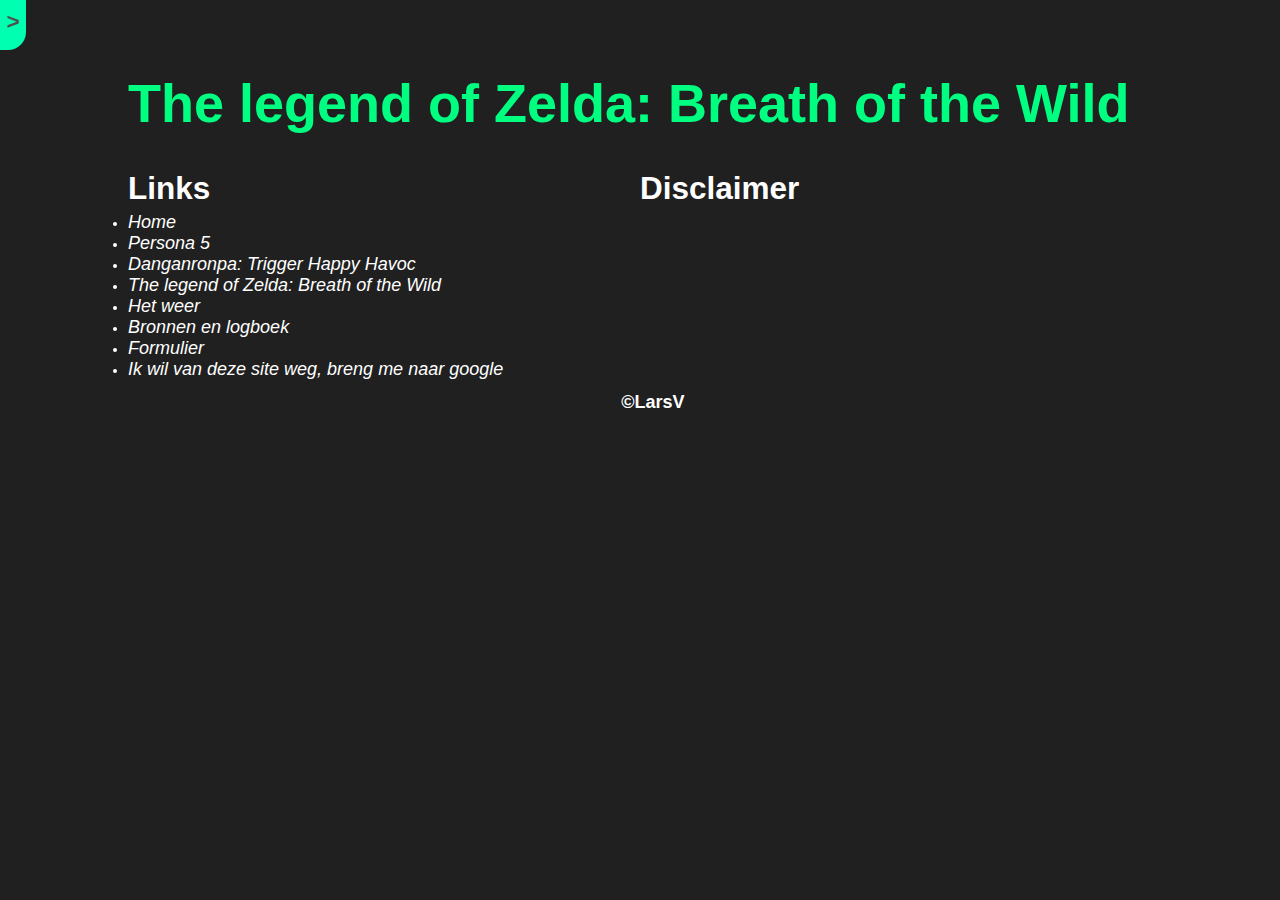
<file: botw.html>
<!DOCTYPE html>
<html>
    <head>
        <title>Breath of the Wild</title>
        <meta charset="utf-8">
        <link rel="stylesheet" href="./css_files/global.css">
        <link rel="stylesheet" href="./css_files/botw.css">
        <Script src="./script.js"></Script>
    </head>

    <body>
        <nav id="navbar" onclick="SetNav()" class ="">
            <div class="NavtextWrap">
                <ul>
                    <li><a href="./index.html">Home</a></li>
                    <li><a href="./p5.html">Persona 5</a></li>
                    <li><a href="./dangan.html">Danganronpa: Trigger Happy Havoc</a></li>
                    <li><a href="./botw.html">The legend of Zelda: Breath of the Wild</a></li>
                </ul>
            </div>

            <div id="NavPijl" class="">
                <h2>></h2>
            </div>
        </nav>

        <header id="botwPage">
            <h1>The legend of Zelda: Breath of the Wild</h1>
        </header>

        <footer>
            <div class="LinksFooter">
                <h2>Links</h2>
                <ul>
                    <li><a href="./index.html">Home</a></li>
                    <li><a href="./p5.html">Persona 5</a></li>
                    <li><a href="./dangan.html">Danganronpa: Trigger Happy Havoc</a></li>
                    <li><a href="./botw.html">The legend of Zelda: Breath of the Wild</a></li>
                    <li><a href="./weer.html">Het weer</a></li>
                    <li><a href="./bronnen.html">Bronnen en logboek</a></li>
                    <li><a href="./formulier.html">Formulier</a></li>
                    <li><a href="https://google.com">Ik wil van deze site weg, breng me naar google</a></li>
                </ul>
            </div>

            <div class="DisclaimerFooter">
                <h2>Disclaimer</h2>
            </div>

            <div class="Copyright">
                <h5>©LarsV</h5>
            </div>
        </footer>
    </body>
</html>
</file>
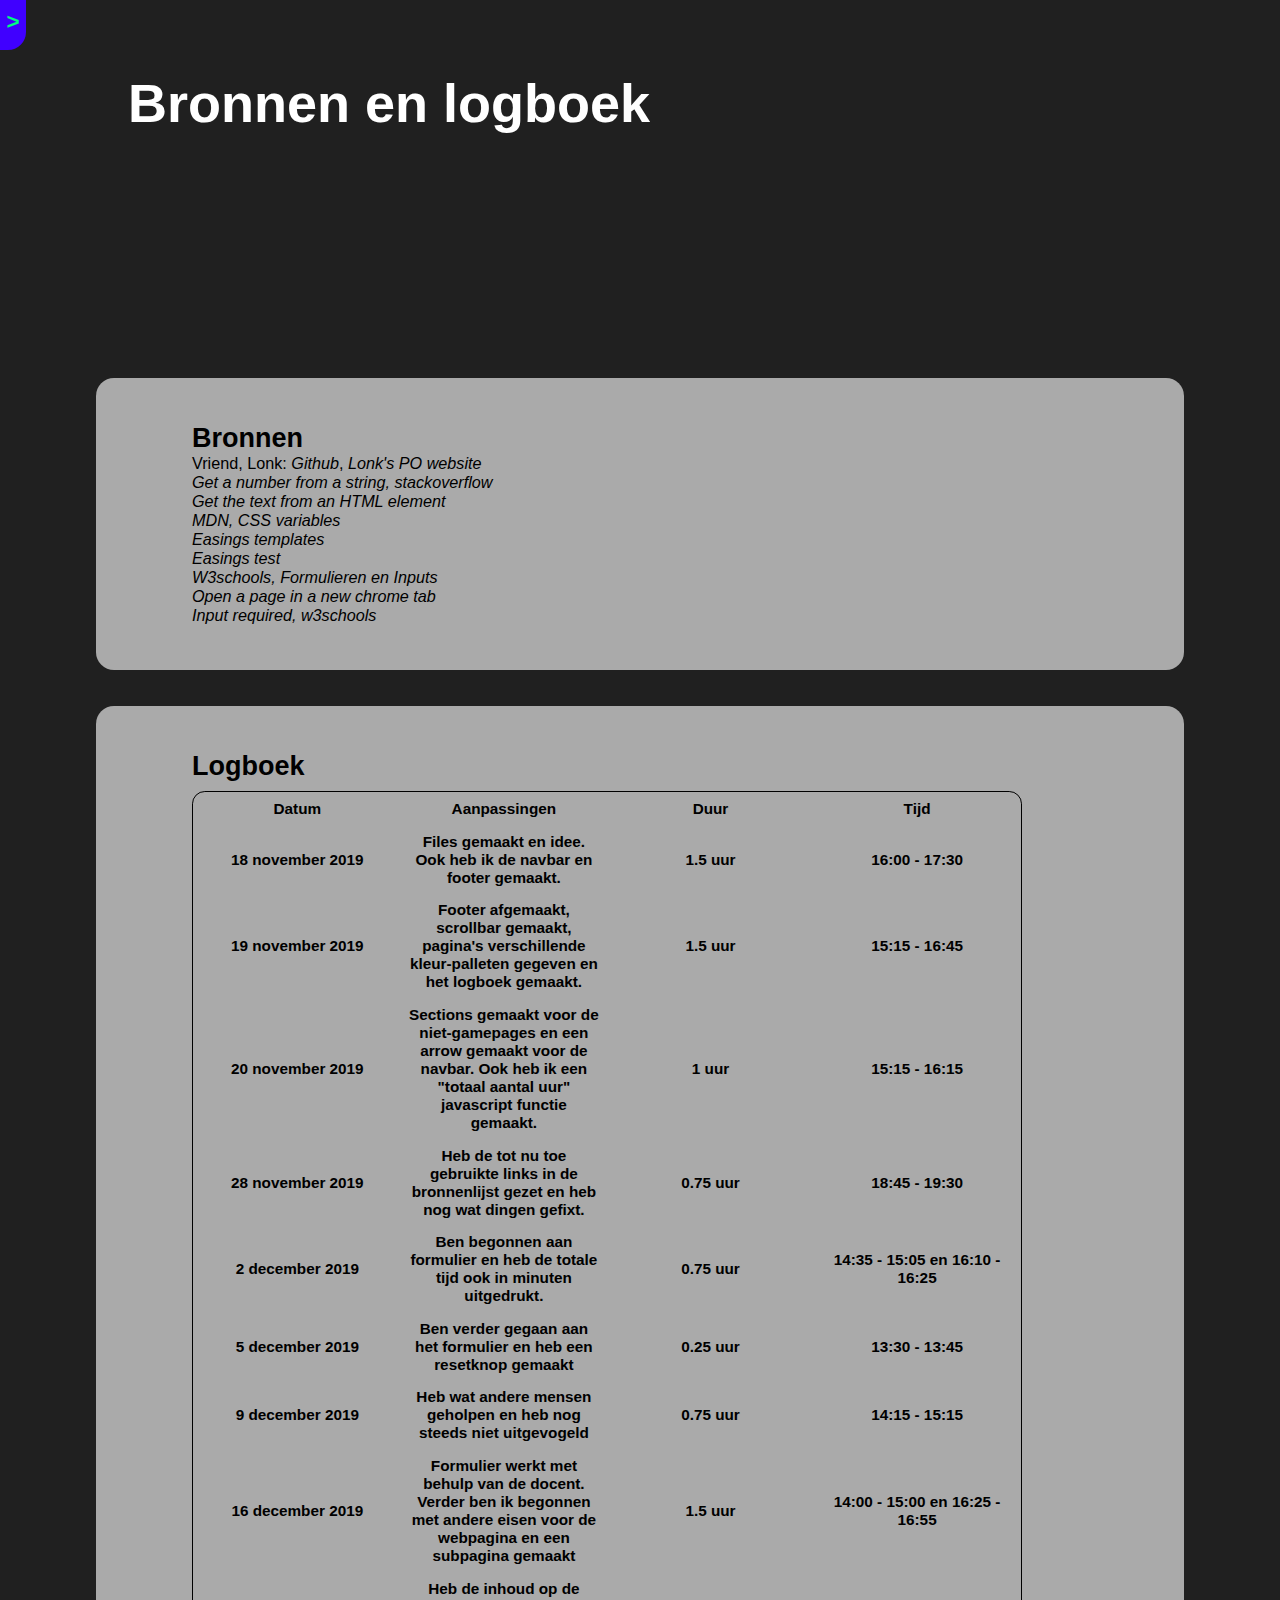
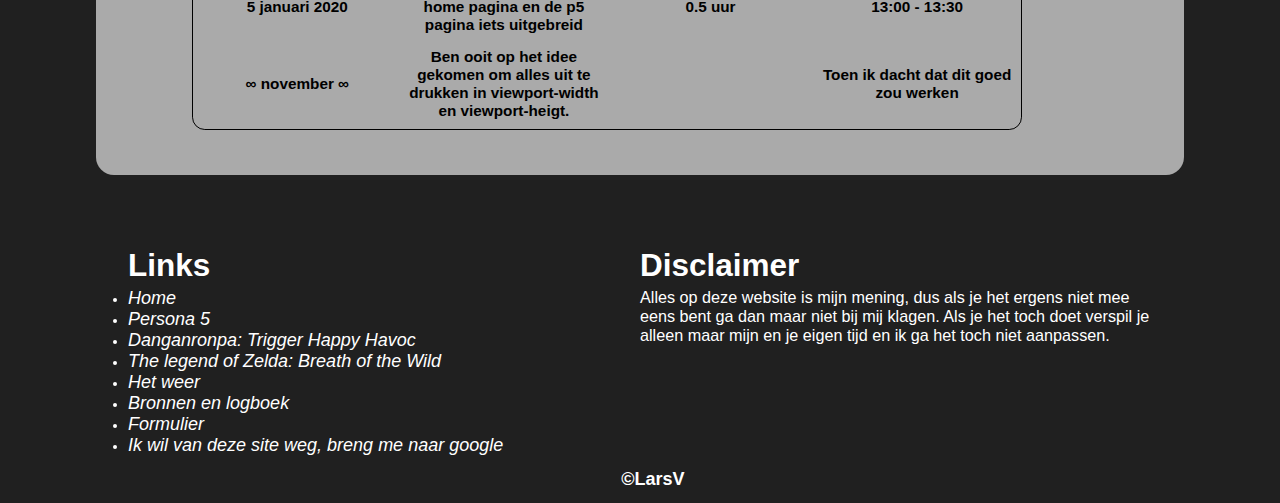
<file: bronnen.html>
<!DOCTYPE html>
<html>
    <head>
        <title>Bronnen en logboek</title>
        <meta charset="utf-8">
        <link rel="stylesheet" href="./css_files/global.css">
        <Script src="./script.js"></Script>
    </head>

    <body>
        <nav id="navbar" onclick="SetNav()">
            <div class="NavtextWrap">
                <ul>
                    <li><a href="./index.html">Home</a></li>
                    <li><a href="./p5.html">Persona 5</a></li>
                    <li><a href="./dangan.html">Danganronpa: Trigger Happy Havoc</a></li>
                    <li><a href="./botw.html">The legend of Zelda: Breath of the Wild</a></li>
                </ul>
            </div>

            <div id="NavPijl">
                <h2>></h2>
            </div>
        </nav>

        <header id="subpage">
            <h1>Bronnen en logboek</h1>
        </header>

        <div class="section">
            <div class="inhoud">
                <h3>Bronnen</h3>
                <ul>
                    <li>Vriend, Lonk: <a href="https://github.com/lonkaars">Github</a>, <a href="https://pow.lonkaars.now.sh/">Lonk's PO website</a></li>
                    <li><a href="https://stackoverflow.com/questions/10003683/extract-get-a-number-from-a-string">Get a number from a string, stackoverflow</a></li>
                    <li><a href="https://stackoverflow.com/questions/6743912/get-the-pure-text-without-html-element-by-javascript">Get the text from an HTML element</a></li>
                    <li><a href="https://developer.mozilla.org/en-US/docs/Web/CSS/Using_CSS_custom_properties">MDN, CSS variables</a></li>
                    <li><a href="https://easings.net/">Easings templates</a></li>
                    <li><a href="https://cubic-bezier.com/">Easings test</a></li>
                    <li><a href="https://www.w3schools.com/html/html_form_input_types.asp">W3schools, Formulieren en Inputs</a></li>
                    <li><a href="https://www.thesitewizard.com/html-tutorial/open-links-in-new-window-or-tab.shtml">Open a page in a new chrome tab</a></li>
                    <li><a href="https://www.w3schools.com/tags/att_input_required.asp">Input required, w3schools</a></li>
                </ul>
            </div>
        </div>

        <div class="section logboek">
            <div class="inhoud">
                <h3>Logboek</h3>
                <table>
                    <tr class="tableHead">
                        <th>Datum</th>
                        <th>Aanpassingen</th>
                        <th>Duur</th>
                        <th>Tijd</th>
                    </tr>
                    <tr>
                        <th>18 november 2019</th>
                        <th>Files gemaakt en idee. Ook heb ik de navbar en footer gemaakt.</th>
                        <th class="time">1.5 uur</th>
                        <th>16:00 - 17:30</th>
                    </tr>
                    <tr>
                        <th>19 november 2019</th>
                        <th>Footer afgemaakt, scrollbar gemaakt, pagina's verschillende kleur-palleten gegeven en het logboek gemaakt.</th>
                        <th class="time">1.5 uur</th>
                        <th>15:15 - 16:45</th>
                    </tr>
                    <tr>
                        <th>20 november 2019</th>
                        <th>Sections gemaakt voor de niet-gamepages en een arrow gemaakt voor de navbar. Ook heb ik een "totaal aantal uur" javascript functie gemaakt.</th>
                        <th class="time">1 uur</th>
                        <th>15:15 - 16:15</th>
                    </tr>
                    <tr>
                        <th>28 november 2019</th>
                        <th>Heb de tot nu toe gebruikte links in de bronnenlijst gezet en heb nog wat dingen gefixt.</th>
                        <th class="time">0.75 uur</th>
                        <th>18:45 - 19:30</th>
                    </tr>
                    <tr>
                        <th>2 december 2019</th>
                        <th>Ben begonnen aan formulier en heb de totale tijd ook in minuten uitgedrukt.</th>
                        <th class="time">0.75 uur</th>
                        <th>14:35 - 15:05 en 16:10 - 16:25</th>
                    </tr>
                    <tr>
                        <th>5 december 2019</th>
                        <th>Ben verder gegaan aan het formulier en heb een resetknop gemaakt</th>
                        <th class="time">0.25 uur</th>
                        <th>13:30 - 13:45</th>
                    </tr>
                    <tr>
                        <th>9 december 2019</th>
                        <th>Heb wat andere mensen geholpen en heb nog steeds niet uitgevogeld </th>
                        <th class="time">0.75 uur</th>
                        <th>14:15 - 15:15</th>
                    </tr>
                    <tr>
                        <th>16 december 2019</th>
                        <th>Formulier werkt met behulp van de docent. Verder ben ik begonnen met andere eisen voor de webpagina en een subpagina gemaakt</th>
                        <th class="time">1.5 uur</th>
                        <th>14:00 - 15:00 en 16:25 - 16:55</th>
                    </tr>
                    <tr>
                        <th>5 januari 2020</th>
                        <th>Heb de inhoud op de home pagina en de p5 pagina iets uitgebreid</th>
                        <th class="time">0.5 uur</th>
                        <th>13:00 - 13:30</th>
                    </tr>
                    <tr>
                        <th>&#x221e november &#x221e</th>
                        <th>Ben ooit op het idee gekomen om alles uit te drukken in viewport-width en viewport-heigt.</th>
                        <th></th>
                        <th>Toen ik dacht dat dit goed zou werken</th>
                    </tr>
                </table>
                <div id="totuur">

                </div>
            </div>
        </div>

        <footer>
            <div class="LinksFooter">
                <h2>Links</h2>
                <ul>
                    <li><a href="./index.html">Home</a></li>
                    <li><a href="./p5.html">Persona 5</a></li>
                    <li><a href="./dangan.html">Danganronpa: Trigger Happy Havoc</a></li>
                    <li><a href="./botw.html">The legend of Zelda: Breath of the Wild</a></li>
                    <li><a href="./weer.html">Het weer</a></li>
                    <li><a href="./bronnen.html">Bronnen en logboek</a></li>
                    <li><a href="./formulier.html">Formulier</a></li>
                    <li><a href="https://google.com">Ik wil van deze site weg, breng me naar google</a></li>
                </ul>
            </div>

            <div class="DisclaimerFooter">
                <h2>Disclaimer</h2>
                Alles op deze website is mijn mening, dus als je het ergens niet mee eens bent ga dan maar niet bij mij klagen.
                Als je het toch doet verspil je alleen maar mijn en je eigen tijd en ik ga het toch niet aanpassen.
            </div>

            <div class="Copyright">
                <h5>©LarsV</h5>
            </div>
        </footer>
    </body>
</html>
</file>
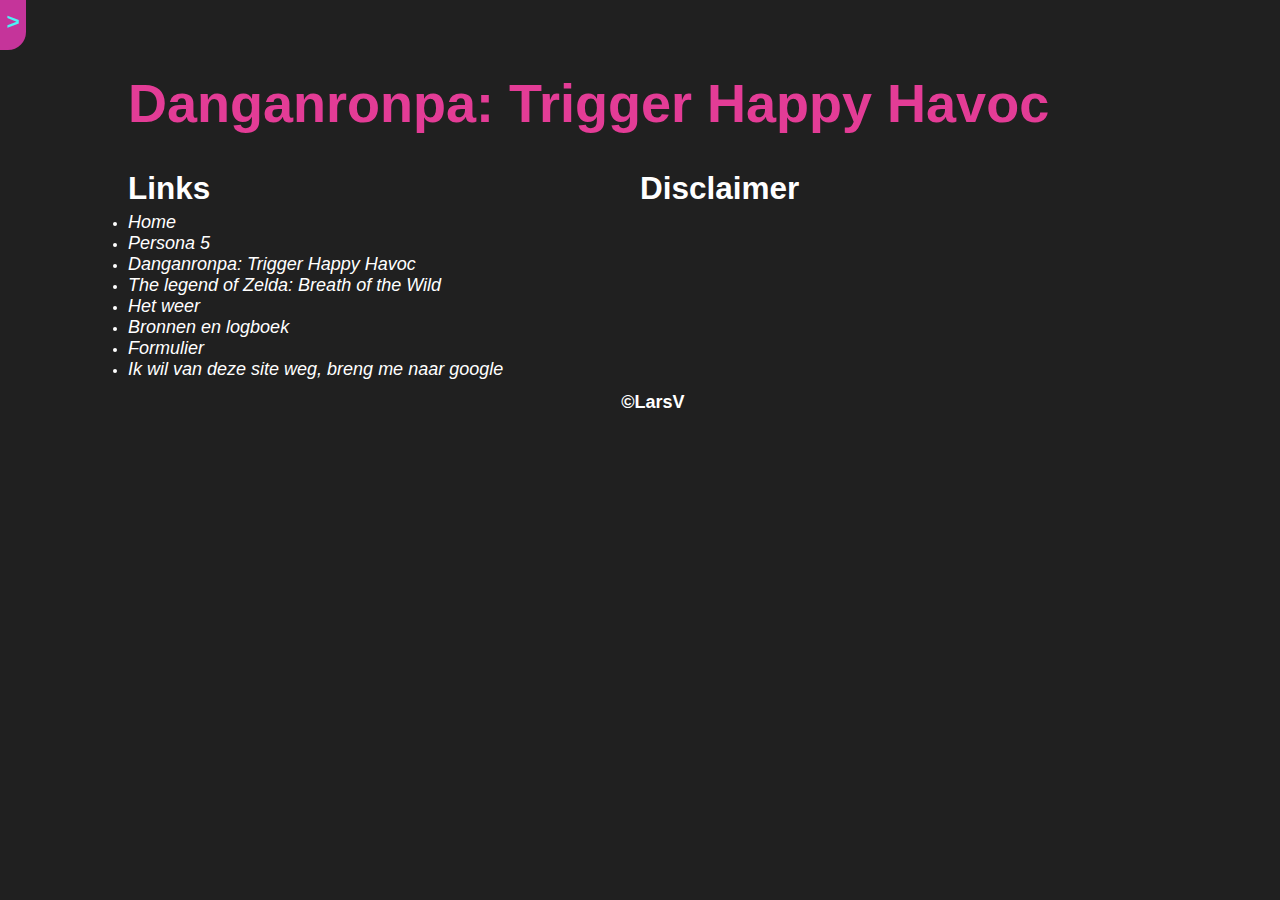
<file: dangan.html>
<!DOCTYPE html>
<html>
    <head>
        <title>Danganronpa</title>
        <meta charset="utf-8">
        <link rel="stylesheet" href="./css_files/global.css">
        <link rel="stylesheet" href="./css_files/dangan.css">
        <Script src="./script.js"></Script>
    </head>

    <body>
        <nav id="navbar" onclick="SetNav()" class ="">
            <div class="NavtextWrap">
                <ul>
                    <li><a href="./index.html">Home</a></li>
                    <li><a href="./p5.html">Persona 5</a></li>
                    <li><a href="./dangan.html">Danganronpa: Trigger Happy Havoc</a></li>
                    <li><a href="./botw.html">The legend of Zelda: Breath of the Wild</a></li>
                </ul>
            </div>

            <div id="NavPijl" class="">
                <h2>></h2>
            </div>
        </nav>

        <header id="danganPage">
            <h1>Danganronpa: Trigger Happy Havoc</h1>
        </header>

        <footer>
            <div class="LinksFooter">
                <h2>Links</h2>
                <ul>
                    <li><a href="./index.html">Home</a></li>
                    <li><a href="./p5.html">Persona 5</a></li>
                    <li><a href="./dangan.html">Danganronpa: Trigger Happy Havoc</a></li>
                    <li><a href="./botw.html">The legend of Zelda: Breath of the Wild</a></li>
                    <li><a href="./weer.html">Het weer</a></li>
                    <li><a href="./bronnen.html">Bronnen en logboek</a></li>
                    <li><a href="./formulier.html">Formulier</a></li>
                    <li><a href="https://google.com">Ik wil van deze site weg, breng me naar google</a></li>
                </ul>
            </div>

            <div class="DisclaimerFooter">
                <h2>Disclaimer</h2>
            </div>

            <div class="Copyright">
                <h5>©LarsV</h5>
            </div>
        </footer>
    </body>
</html>
</file>
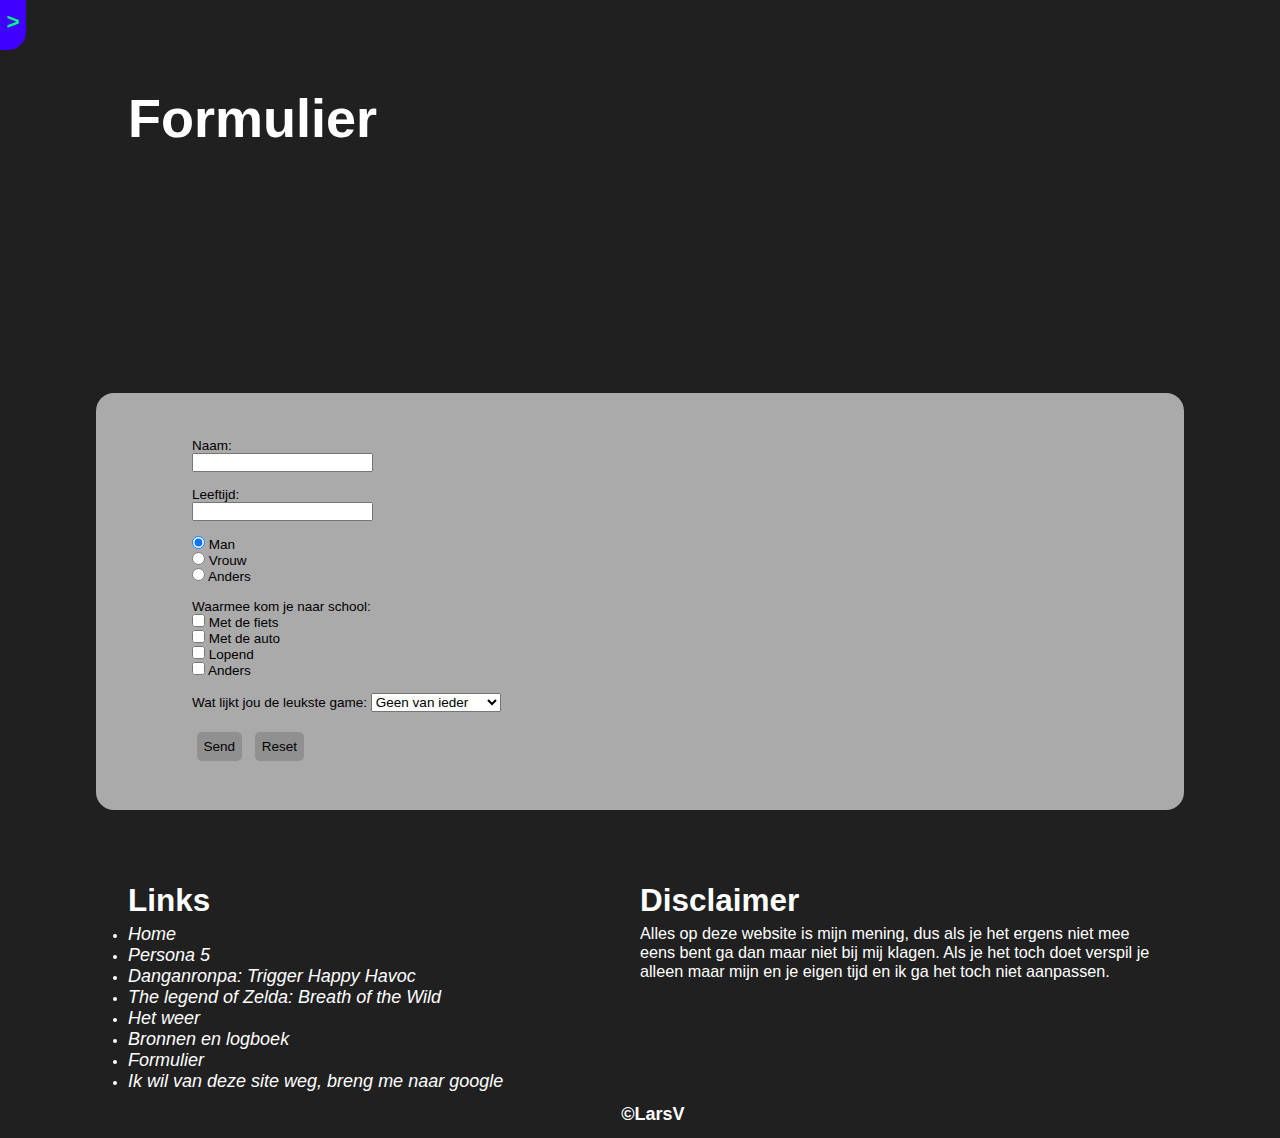
<file: formulier.html>
<!DOCTYPE html>
<html>
    <head>
        <title>Formulier</title>
        <meta charset="utf-8">
        <link rel="stylesheet" href="./css_files/global.css">
        <Script src="./script.js"></Script>`
    </head>

    <body>
        <nav id="navbar" onclick="SetNav()">
            <div class="NavtextWrap">
                <ul>
                    <li><a href="./index.html">Home</a></li>
                    <li><a href="./p5.html">Persona 5</a></li>
                    <li><a href="./dangan.html">Danganronpa: Trigger Happy Havoc</a></li>
                    <li><a href="./botw.html">The legend of Zelda: Breath of the Wild</a></li>
                </ul>
            </div>

            <div id="NavPijl">
                <h2>></h2>
            </div>
        </nav>

        <header id="subpage">
            <h1>Formulier</h1>
        </header>

        <div class="Formulier section">
            <div class="inhoud">
                <form id="Form" action="mailto:150905@leerling.canisiuscollege.nl" method="post" enctype="text/plain">
                    Naam:<br>
                    <input type="text" id="Fullname" name="Naam" required><br><br>
                    Leeftijd:<br>
                    <input type="number" id="Leeftijd" name="age" min="0" required><br><br>
                    <input type="radio" class="gender" name="gender" value="Man" checked> Man<br>
                    <input type="radio" class="gender" name="gender" value="Vrouw"> Vrouw<br>
                    <input type="radio" class="gender" name="gender" value="Anders"> Anders <br><br>
                    Waarmee kom je naar school:<br>
                    <input type="checkbox" class="ToSchool" name="Naar school" value="Fiets"> Met de fiets<br>
                    <input type="checkbox" class="ToSchool" name="Naar school" value="Auto"> Met de auto<br>
                    <input type="checkbox" class="ToSchool" name="Naar school" value="Lopend"> Lopend<br>
                    <input type="checkbox" class="ToSchool" name="Naar school" value="Anders"> Anders<br><br>

                    Wat lijkt jou de leukste game:
                    <select name="leukste game" required>
                        <option value="Geen">Geen van ieder</option>
                        <option value="Persona 5">Persona 5</option>
                        <option value="Danganronpa Trigger happy Havoc">Danganronpa</option>
                        <option value="The Legend of Zelda: Breath of the Wild">Breath of the Wild</option>
                    </select><br><br>

                    <input type="submit" value="Send" class="Formbutton"/>
                    <input type="reset" value="Reset" class="Formbutton"/>
                </form>
            </div>
        </div>

        <footer>
            <div class="LinksFooter">
                <h2>Links</h2>
                <ul>
                    <li><a href="./index.html">Home</a></li>
                    <li><a href="./p5.html">Persona 5</a></li>
                    <li><a href="./dangan.html">Danganronpa: Trigger Happy Havoc</a></li>
                    <li><a href="./botw.html">The legend of Zelda: Breath of the Wild</a></li>
                    <li><a href="./weer.html">Het weer</a></li>
                    <li><a href="./bronnen.html">Bronnen en logboek</a></li>
                    <li><a href="./formulier.html">Formulier</a></li>
                    <li><a href="https://google.com">Ik wil van deze site weg, breng me naar google</a></li>
                </ul>
            </div>

            <div class="DisclaimerFooter">
                <h2>Disclaimer</h2>
                Alles op deze website is mijn mening, dus als je het ergens niet mee eens bent ga dan maar niet bij mij klagen.
                Als je het toch doet verspil je alleen maar mijn en je eigen tijd en ik ga het toch niet aanpassen.
            </div>

            <div class="Copyright">
                <h5>©LarsV</h5>
            </div>
        </footer>
    </body>
</html>
</file>
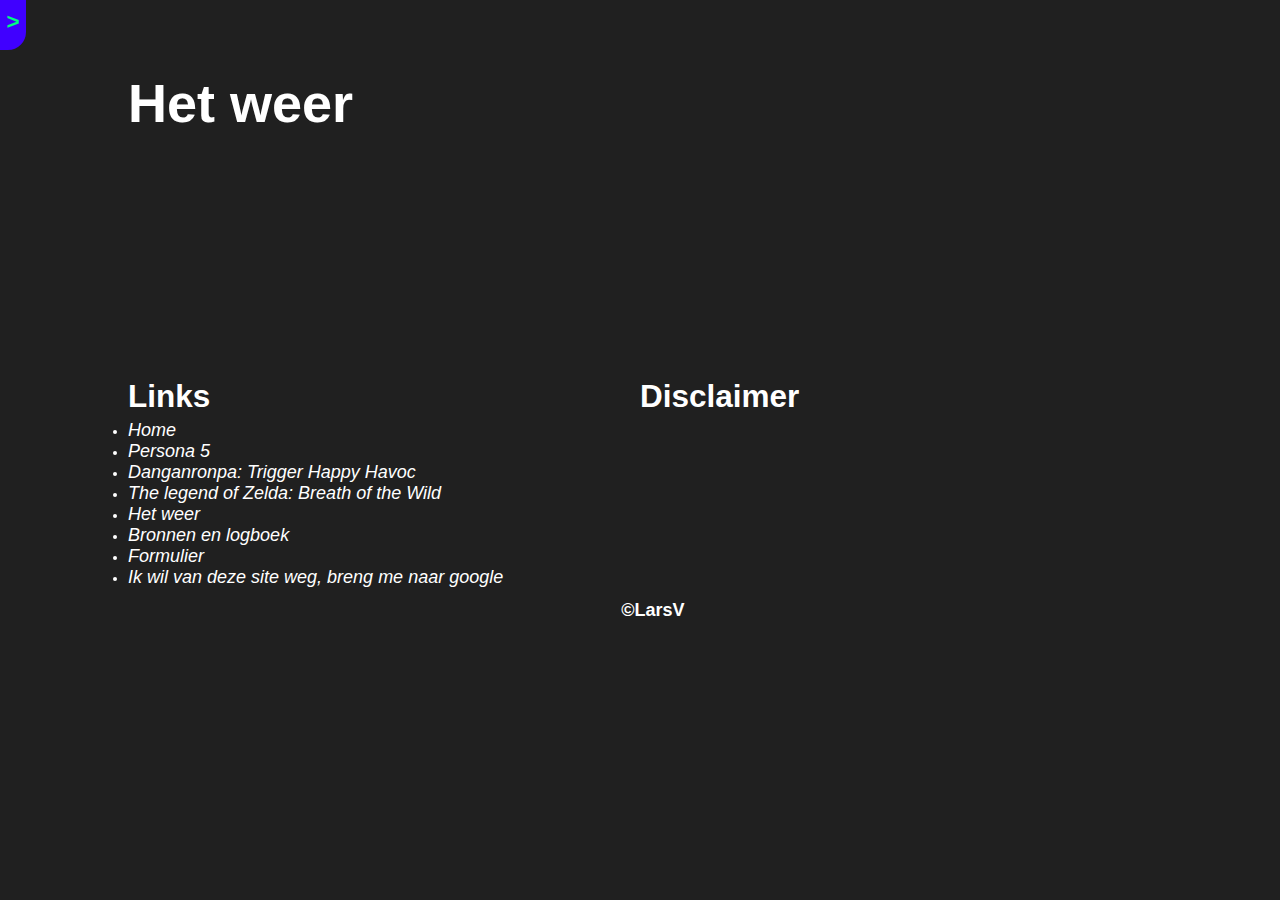
<file: weer.html>
<!DOCTYPE html>
<html>
    <head>
        <title>Het weer</title>
        <meta charset="utf-8">
        <link rel="stylesheet" href="./css_files/global.css">
        <Script src="./script.js"></Script>
    </head>

    <body>
        <nav id="navbar" onclick="SetNav()" class ="">
            <div class="NavtextWrap">
                <ul>
                    <li><a href="./index.html">Home</a></li>
                    <li><a href="./p5.html">Persona 5</a></li>
                    <li><a href="./dangan.html">Danganronpa: Trigger Happy Havoc</a></li>
                    <li><a href="./botw.html">The legend of Zelda: Breath of the Wild</a></li>
                </ul>
            </div>

            <div id="NavPijl" class="">
                <h2>></h2>
            </div>
        </nav>

        <header id="subpage">
            <h1>Het weer</h1>
        </header>

        <footer>
            <div class="LinksFooter">
                <h2>Links</h2>
                <ul>
                    <li><a href="./index.html">Home</a></li>
                    <li><a href="./p5.html">Persona 5</a></li>
                    <li><a href="./dangan.html">Danganronpa: Trigger Happy Havoc</a></li>
                    <li><a href="./botw.html">The legend of Zelda: Breath of the Wild</a></li>
                    <li><a href="./weer.html">Het weer</a></li>
                    <li><a href="./bronnen.html">Bronnen en logboek</a></li>
                    <li><a href="./formulier.html">Formulier</a></li>
                    <li><a href="https://google.com">Ik wil van deze site weg, breng me naar google</a></li>
                </ul>
            </div>

            <div class="DisclaimerFooter">
                <h2>Disclaimer</h2>
            </div>

            <div class="Copyright">
                <h5>©LarsV</h5>
            </div>
        </footer>
    </body>
</html>
</file>
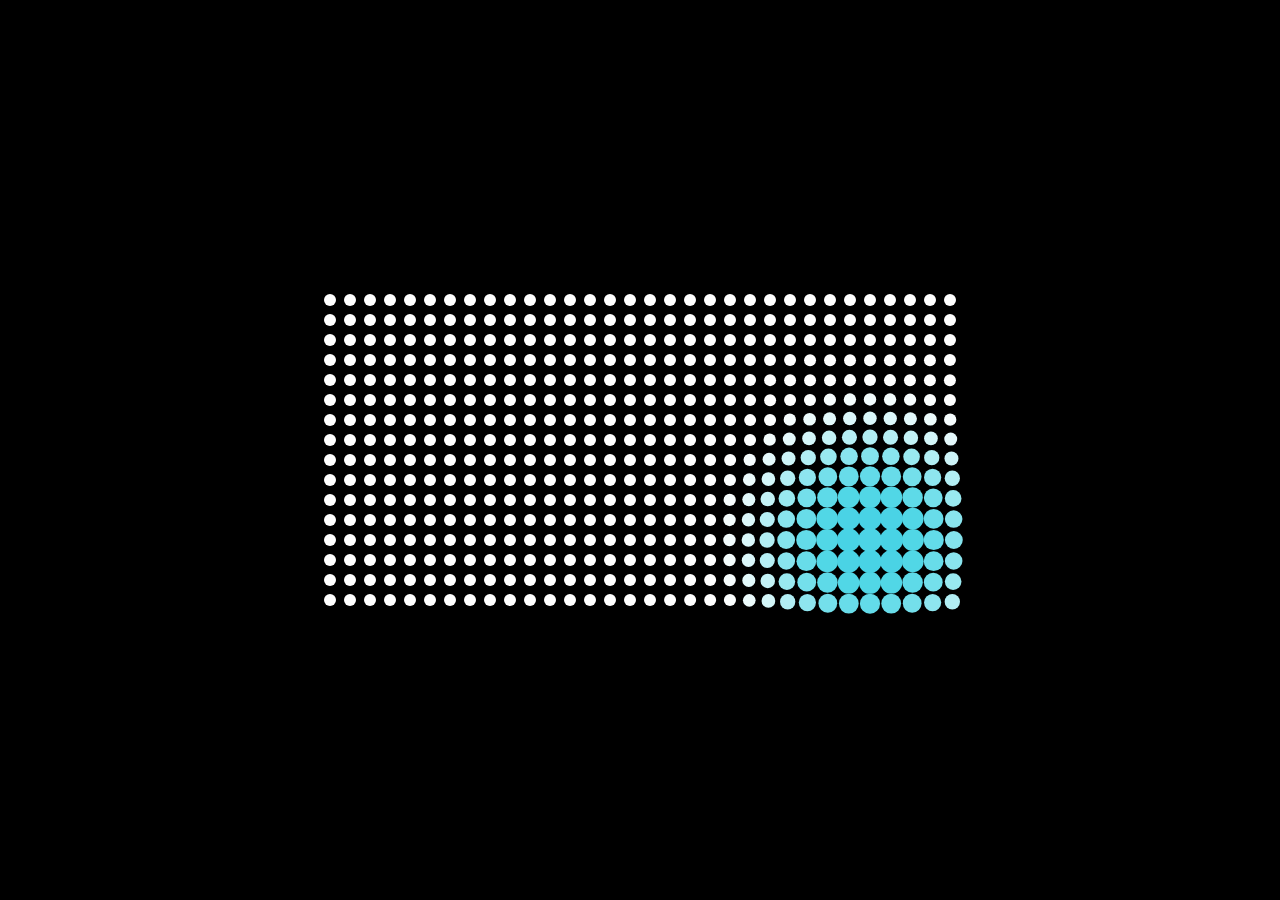
<file: anime-master/documentation/examples/advanced-staggering-2.html>
<!DOCTYPE html>
<html>
<head>
  <title>advanced staggering • anime.js</title>
  <meta charset="utf-8">
  <meta name="viewport" content="width=device-width, initial-scale=1, maximum-scale=1">
  <meta property="og:title" content="anime.js">
  <meta property="og:url" content="https://animejs.com">
  <meta property="og:description" content="Javascript Animation Engine">
  <meta property="og:image" content="https://animejs.com/documentation/assets/img/icons/og.png">
  <meta name="twitter:card" content="summary">
  <meta name="twitter:title" content="anime.js">
  <meta name="twitter:site" content="@juliangarnier">
  <meta name="twitter:description" content="Javascript Animation Engine">
  <meta name="twitter:image" content="https://animejs.com/documentation/assets/img/icons/twitter.png">
  <link rel="apple-touch-icon-precomposed" href="../assets/img/social-media-image.png">
  <link rel="icon" type="image/png" href="../assets/img/favicon.png" >
  <link href="../assets/css/animejs.css" rel="stylesheet">
  <link href="../assets/css/documentation.css" rel="stylesheet">
  <style>

    :root {
      font-size: 20px;
    }

    body {
      display: flex;
      flex-wrap: wrap;
      justify-content: center;
      align-items: center;
      height: 100vh;
      background-color: #000;
    }

    .stagger-visualizer {
      display: flex;
      flex-wrap: wrap;
      justify-content: center;
      align-items: center;
      position: relative;
      width: 32rem;
      height: 16rem;
    }

    .dots-wrapper {
      position: absolute;
      display: flex;
      flex-wrap: wrap;
      justify-content: center;
      align-items: center;
      width: 100%;
      height: 100%;
    }

    .stagger-visualizer .dot {
      position: relative;
      width: calc(1rem - 8px);
      height: calc(1rem - 8px);
      margin: 4px;
      border-radius: 50%;
      background-color: currentColor;
    }

  </style>
</head>
<body>

  <div class="stagger-visualizer">
    <div class="dots-wrapper"></div>
  </div>

</body>
<script type="module">

  import anime from '../../src/index.js';

  var advancedStaggeringAnimation = (function() {

    var staggerVisualizerEl = document.querySelector('.stagger-visualizer');
    var dotsWrapperEl = staggerVisualizerEl.querySelector('.dots-wrapper');
    var dotsFragment = document.createDocumentFragment();
    var grid = [32, 16];
    var cellSize = 1;
    var numberOfElements = grid[0] * grid[1];
    var animation;
    var paused = true;

    for (var i = 0; i < numberOfElements; i++) {
      var dotEl = document.createElement('div');
      dotEl.classList.add('dot');
      dotsFragment.appendChild(dotEl);
    }

    dotsWrapperEl.appendChild(dotsFragment);

    var index = anime.random(0, numberOfElements-1);
    var nextIndex = 0;

    function play() {

      paused = false;
      if (animation) animation.pause();

      nextIndex = anime.random(0, numberOfElements-1);

      var saturation = 75;

      var colorStart = anime.random(0, 256);
      var colorEnd = anime.random(0, 256);
      var colorRangeValue = [colorStart, colorEnd];
      var luminosityStart = anime.random(60, 80);
      var luminosityEnd = anime.random(20, 40);
      var luminosityRangeValue = [luminosityStart, luminosityEnd];

      function staggeredGridColors(el, i, total) {
        var hue = Math.round(anime.stagger(colorRangeValue, {grid: grid, from: index})(el, i, total));
        var luminosity = Math.round(anime.stagger(luminosityRangeValue, {grid: grid, from: index})(el, i, total));
        return 'hsl(' + hue + ', ' + saturation + '%, ' + luminosity + '%)';
      }

      animation = anime({
        targets: '.stagger-visualizer .dot',
        keyframes: [
          {
            zIndex: function(el, i, total) {
              return Math.round(anime.stagger([numberOfElements, 0], {grid: grid, from: index})(el, i, total));
            },
            translateX: anime.stagger('-.001rem', {grid: grid, from: index, axis: 'x'}),
            translateY: anime.stagger('-.001rem', {grid: grid, from: index, axis: 'y'}),
            duration: 200
          }, {
            translateX: anime.stagger('.075rem', {grid: grid, from: index, axis: 'x'}),
            translateY: anime.stagger('.075rem', {grid: grid, from: index, axis: 'y'}),
            scale: anime.stagger([2, .2], {grid: grid, from: index}),
            backgroundColor: staggeredGridColors,
            duration: 450
          }, {
            translateX: 0,
            translateY: 0,
            scale: 1,
            duration: 500,
          }
        ],
        delay: anime.stagger(60, {grid: grid, from: index}),
        easing: 'easeInOutQuad',
        complete: play
      }, 30)

      index = nextIndex;

    }

    play();

  })();

</script>
</html>
</file>
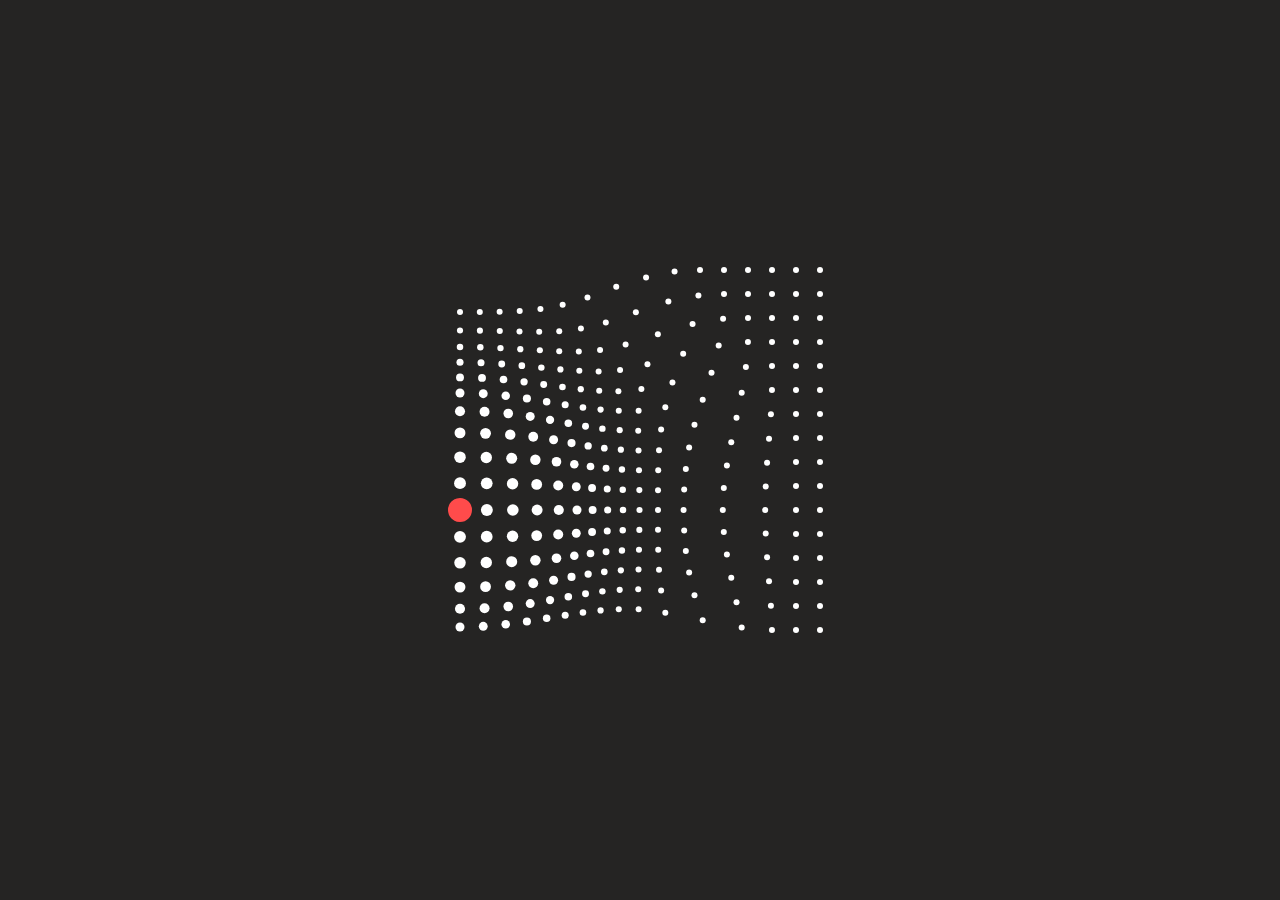
<file: anime-master/documentation/examples/advanced-staggering.html>
<!DOCTYPE html>
<html>
<head>
  <title>advanced staggering • anime.js</title>
  <meta charset="utf-8">
  <meta name="viewport" content="width=device-width, initial-scale=1, maximum-scale=1">
  <meta property="og:title" content="anime.js">
  <meta property="og:url" content="https://animejs.com">
  <meta property="og:description" content="Javascript Animation Engine">
  <meta property="og:image" content="https://animejs.com/documentation/assets/img/icons/og.png">
  <meta name="twitter:card" content="summary">
  <meta name="twitter:title" content="anime.js">
  <meta name="twitter:site" content="@juliangarnier">
  <meta name="twitter:description" content="Javascript Animation Engine">
  <meta name="twitter:image" content="https://animejs.com/documentation/assets/img/icons/twitter.png">
  <link rel="apple-touch-icon-precomposed" href="../assets/img/social-media-image.png">
  <link rel="icon" type="image/png" href="../assets/img/favicon.png" >
  <link href="../assets/css/animejs.css" rel="stylesheet">
  <link href="../assets/css/documentation.css" rel="stylesheet">
  <style>

    :root {
      font-size: 24px;
    }

    body {
      display: flex;
      flex-wrap: wrap;
      justify-content: center;
      align-items: center;
      height: 100vh;
    }

    .stagger-visualizer {
      position: relative;
      display: flex;
      flex-wrap: wrap;
      justify-content: center;
      align-items: center;
      width: 16rem;
      height: 16rem;
    }

    .stagger-visualizer .dot {
      position: relative;
      width: .25rem;
      height: .25rem;
      margin: .375rem;
      background-color: currentColor;
      border-radius: 50%;
    }

    .stagger-visualizer .cursor {
      position: absolute;
      z-index: 1;
      top: 0;
      left: 0;
      width: 1rem;
      height: 1rem;
      background-color: currentColor;
      border-radius: 50%;
    }

  </style>
</head>
<body>

  <div class="stagger-visualizer">
    <div class="cursor color-red"></div>
  </div>

</body>
<script type="module">

  import anime from '../../src/index.js';

  const staggerVisualizerEl = document.querySelector('.stagger-visualizer');
  const fragment = document.createDocumentFragment();
  const numberOfElements = 16*16;
  var animation;

  for (let i = 0; i < numberOfElements; i++) {
    const dotEl = document.createElement('div');
    dotEl.classList.add('dot');
    fragment.appendChild(dotEl);
  }

  staggerVisualizerEl.appendChild(fragment);

  let index = anime.random(0, numberOfElements);
  let nextIndex = 0;

  function animateGrid() {

    if (animation) animation.pause();

    nextIndex = anime.random(0, numberOfElements);

    anime.set('.cursor', {
      translateX: anime.stagger('-1rem', {grid: [16, 16], from: index, axis: 'x'}),
      translateY: anime.stagger('-1rem', {grid: [16, 16], from: index, axis: 'y'})
    });

    animation = anime.timeline({
      easing: 'easeInOutQuad',
      complete: animateGrid
    })
    .add({
      targets: '.cursor',
      keyframes: [
        { scale: .625 }, 
        { scale: 1.125 },
        { scale: 1 }
      ],
      duration: 600
    })
    .add({
      targets: '.dot',
      keyframes: [
        {
          translateX: anime.stagger('-.175rem', {grid: [16, 16], from: index, axis: 'x'}),
          translateY: anime.stagger('-.175rem', {grid: [16, 16], from: index, axis: 'y'}),
          duration: 200
        }, {
          translateX: anime.stagger('.125rem', {grid: [16, 16], from: index, axis: 'x'}),
          translateY: anime.stagger('.125rem', {grid: [16, 16], from: index, axis: 'y'}),
          scale: 2,
          duration: 500
        }, {
          translateX: 0,
          translateY: 0,
          scale: 1,
          duration: 600,
        }
      ],
      delay: anime.stagger(50, {grid: [16, 16], from: index})
    }, '-=600')
    .add({
      targets: '.cursor',
      translateX: { value: anime.stagger('-1rem', {grid: [16, 16], from: nextIndex, axis: 'x'}), duration: anime.random(400, 1200) },
      translateY: { value: anime.stagger('-1rem', {grid: [16, 16], from: nextIndex, axis: 'y'}), duration: anime.random(400, 1200) },
      easing: 'easeOutSine'
    }, '-=1100')

    index = nextIndex;

  }

  animateGrid();

</script>
</html>
</file>
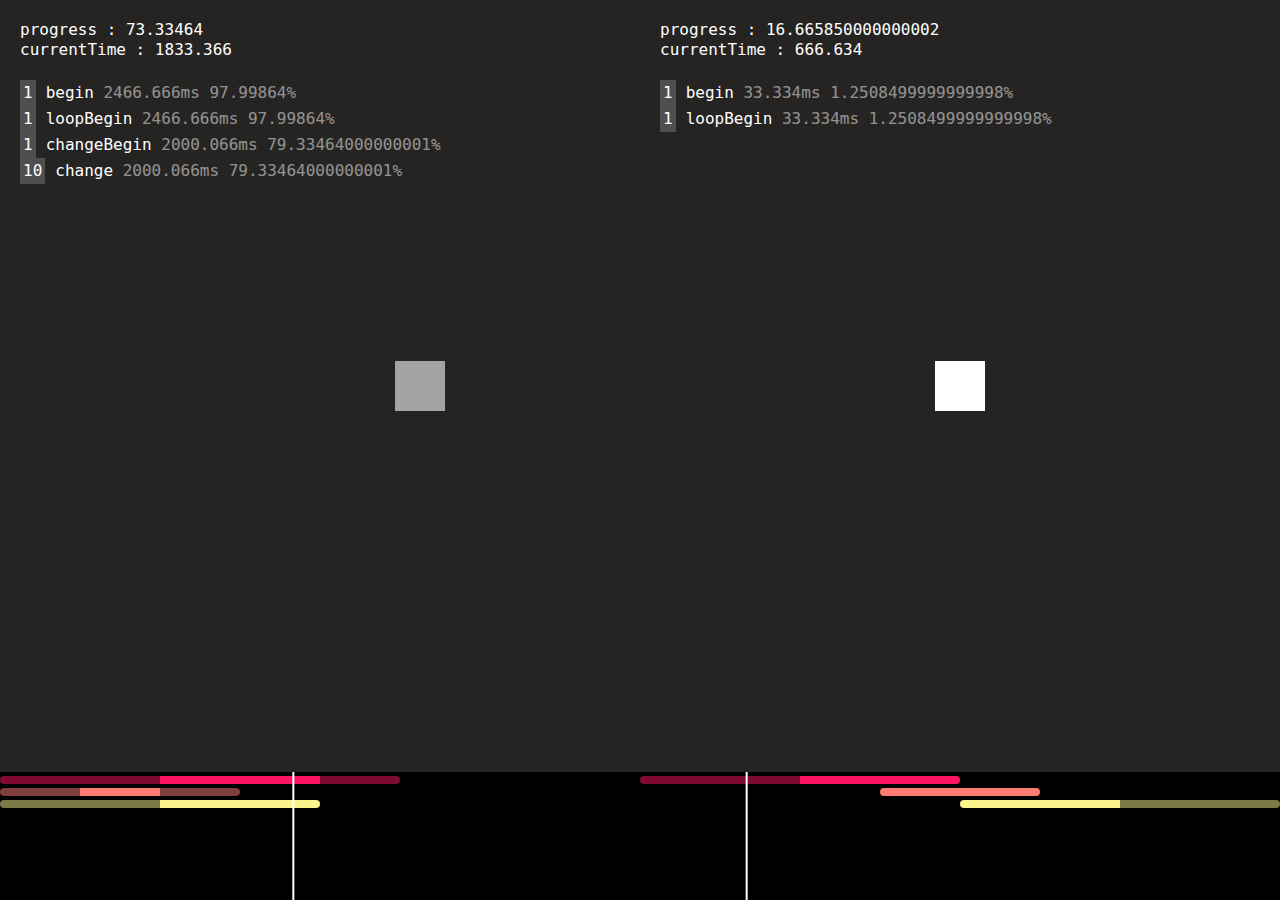
<file: anime-master/documentation/examples/anime-callbacks.html>
<!DOCTYPE html>
<html>
<head>
  <title>Anime states system | anime.js</title>
  <meta charset="utf-8">
  <meta name="viewport" content="width=device-width, initial-scale=1, maximum-scale=1">
  <meta property="og:title" content="anime.js">
  <meta property="og:url" content="https://animejs.com">
  <meta property="og:description" content="Javascript Animation Engine">
  <meta property="og:image" content="https://animejs.com/documentation/assets/img/icons/og.png">
  <meta name="twitter:card" content="summary">
  <meta name="twitter:title" content="anime.js">
  <meta name="twitter:site" content="@juliangarnier">
  <meta name="twitter:description" content="Javascript Animation Engine">
  <meta name="twitter:image" content="https://animejs.com/documentation/assets/img/icons/twitter.png">
  <link rel="apple-touch-icon-precomposed" href="../assets/img/social-media-image.png">
  <link rel="icon" type="image/png" href="../assets/img/favicon.png" >
  <link href="../assets/css/animejs.css" rel="stylesheet">
  <link href="../assets/css/documentation.css" rel="stylesheet">
  <style>

    body {
      display: flex;
      flex-wrap: no-wrap;
      justify-content: space-around;
      align-items: center;
      position: absolute;
      width: 100%;
      height: 100vh;
      padding-bottom: 128px;
    }

    .el {
      width: 50px;
      height: 50px;
      background-color: currentColor;
    }

    .log {
      overflow-y: scroll;
      position: absolute;
      top: 0;
      height: 100%;
      padding: 20px;
      padding-top: 80px;
      font-size: 16px;
      line-height: 20px;
      text-align: left;
      font-family: monospace;
    }

    .log-animation {
      left: 0;
      width: 50%;
    }

    .log-timeline {
      left: 50%;
      width: 50%;
    }

    .counter {
      display: inline-block;
      margin-right: 10px;
      padding: 3px;
      background-color: rgba(255,255,255,.2);
    }

    .currentTime, .progress { opacity: .5 }

    .time {
      position: absolute;
      top: 0;
      height: 80px;
      padding: 20px;
      font-size: 16px;
      line-height: 20px;
      text-align: left;
      font-family: monospace;
    }

    .time-animation {
      left: 0;
      width: 50%;
    }

    .time-timeline {
      left: 50%;
      width: 50%;
    }

    /* Player animation */

    .timeline {
      position: fixed;
      bottom: 0;
      height: 128px;
      padding-top: 4px;
      background-color: #000;
    }

    .timeline.player-animation {
      width: 50%;
      left: 0;
    }

    .timeline.player-timeline {
      width: 50%;
      left: 50%;
    }

    .tl-needle {
      position: absolute;
      z-index: 2;
      top: 0;
      left: 0;
      bottom: 0;
      width: 2px;
      margin-left: -1px;
      background-color: #FFF;
    }

    .tl-animation {
      position: relative;
      display: flex;
      justify-content: space-between;
      width: auto;
      height: 8px;
      margin-bottom: 4px;
      background-color: currentColor;
      border-radius: .5rem;
    }

    .tl-delay,
    .tl-end-delay {
      width: auto;
      height: 100%;
      background-color: rgba(0,0,0,.5);
    }

  </style>
</head>
<body>

  <div class="el color-04"></div>

  <div class="el color-08"></div>

  <div class="log log-animation"></div>
  <div class="time time-animation"></div>

  <div class="log log-timeline"></div>
  <div class="time time-timeline"></div>

</body>
<script type="module">

  import anime from '../../src/index.js';

  var animationTimeLogEl = document.querySelector('.time-animation');
  var timelineTimeLogEl = document.querySelector('.time-timeline');

  var animation = anime({
    targets: '.el.color-04',
    translateX: [
      {value: 200},
      {value: -200},
      {value: 200}
    ],
    rotate: {
      value: 720,
      easing: 'easeInOutCirc',
      duration: 500,
      delay: 500
    },
    opacity: {
      value: .5,
      easing: 'linear',
      duration: 1000,
      delay: 1000,
      endDelay: 0
    },
    delay: 1000,
    endDelay: 500,
    duration: 1000,
    easing: 'easeOutQuad',
    direction: 'reverse',
    loop: 2,
    autoplay: false,
    update: function(a) {
      animationTimeLogEl.innerHTML = 'progress : ' + a.progress + '<br>currentTime : ' + a.currentTime;
    },
  });


  var tl = anime.timeline({
    targets: '.el.color-08',
    easing: 'easeInOutQuad',
    autoplay: false,
    direction: 'alternate',
    loop: 3,
    update: function(a) {
      timelineTimeLogEl.innerHTML = 'progress : ' + a.progress + '<br>currentTime : ' + a.currentTime;
    }
  })
  .add({
    translateX: 100,
    delay: 1000
  })
  .add({
    translateY: 100
  }, '-=500')
  .add({
    rotate: 360,
    endDelay: 1000
  }, '-=500');


  function animePlayer(instance, playerClass) {

    function createEl(type, className, parentEl) {
      var el = document.createElement(type);
      if (className) el.classList.add(className);
      if (parentEl) parentEl.appendChild(el);
      return el;
    }

    var timelineEl = createEl('div', 'timeline', document.body);
    if (playerClass) timelineEl.classList.add(playerClass);
    var needleEl = createEl('div', 'tl-needle', timelineEl);
    var animations = [];
    var colors = ['#FF1461','#FF7C72','#FBF38C','#A6FF8F','#18FF92','#1CE2B2','#5EF3FB','#61C3FF','#5A87FF','#8453E3','#C26EFF','#FB89FB'];
    var colorIndex = 0;

    function convertMStoEM(ms) { return ms / 100; }
    function convertEMtoMS(em) { return parseFloat(em) * 250; }

    function createAnimationLog(animObj, timelineOffset) {
      var anim = animObj;
      anim.player = {};
      anim.player.animationEl = createEl('div', 'tl-animation', timelineEl);
      anim.player.delayEl = createEl('div', 'tl-delay', anim.player.animationEl);
      anim.player.endDelayEl = createEl('div', 'tl-end-delay', anim.player.animationEl);
      anim.update = function() {
        anime.set(anim.player.animationEl, {
          left: convertMStoEM(timelineOffset) + 'em',
          width: convertMStoEM(anim.duration) + 'em'
        });
        anime.set(anim.player.delayEl, {width: (anim.delay / anim.duration) * 100 + '%'});
        anime.set(anim.player.endDelayEl, {width: (anim.endDelay / anim.duration) * 100 + '%'});
      }
      anime.set(anim.player.animationEl, {color: colors[colorIndex]});
      colorIndex++;
      if (!colors[colorIndex]) colorIndex = 0;
      anim.update();
      animations.push(anim);
      return anim;
    }

    instance.pause();

    var playerAnimation = anime({
      targets: needleEl,
      translateX: convertMStoEM(instance.duration) + 'em',
      duration: instance.duration,
      direction: instance.direction,
      loop: instance.loop,
      easing: 'linear',
      update: function(a) {
        instance.seek(a.currentTime);
      },
      complete: function(a) {
        instance.seek(a.currentTime);
      }
    });

    if (instance.children.length) {
      instance.children.forEach(function(child) {
        child.animations.forEach(function(anim) {
          createAnimationLog(anim, child.timelineOffset);
        });
      })
    } else {
      instance.animations.forEach(function(anim) {
        createAnimationLog(anim);
      });
    }

  }

  animePlayer(animation, 'player-animation');
  animePlayer(tl, 'player-timeline');

  function logCallbacks(animation, logEl, callbacks) {

    function appendLog(cbName) {
      animation[cbName] = function() {
        var pEl = document.createElement('p');
        var counterSpanEl = document.createElement('span');
        var currentTimeSpanEl = document.createElement('span');
        var progressSpanEl = document.createElement('span');
        var textSpanEl = document.createElement('span');
        var lastPEl = logEl.querySelector('p:last-child');
        currentTimeSpanEl.innerHTML = ' ' + animation.currentTime + 'ms';
        progressSpanEl.innerHTML = ' ' + animation.progress + '%';
        if (lastPEl && lastPEl.querySelector('.text').innerHTML === cbName) {
          var lastCountEl = lastPEl.querySelector('.counter');
          var lastCountValue = parseFloat(lastCountEl.innerHTML);
          lastCountValue++;
          lastCountEl.innerHTML = lastCountValue;
        } else {
          counterSpanEl.innerHTML = 1;
          textSpanEl.innerHTML = cbName;
          counterSpanEl.classList.add('counter');
          textSpanEl.classList.add('text');
          currentTimeSpanEl.classList.add('currentTime');
          progressSpanEl.classList.add('progress');
          pEl.appendChild(counterSpanEl);
          pEl.appendChild(textSpanEl);
          pEl.appendChild(currentTimeSpanEl);
          pEl.appendChild(progressSpanEl);
          logEl.appendChild(pEl);
          logEl.scrollTop = logEl.scrollHeight;
        }
      }
    }

    callbacks.forEach(appendLog);

  }

  logCallbacks(animation, document.querySelector('.log-animation'), [
    'begin',
    'loopBegin',
    'changeBegin',
    'change',
    'changeComplete',
    'loopComplete',
    'complete'
  ]);


  logCallbacks(tl, document.querySelector('.log-timeline'), ['begin',
    'loopBegin',
    'changeBegin',
    'change',
    'changeComplete',
    'loopComplete',
    'complete'
  ]);


</script>
</html>
</file>
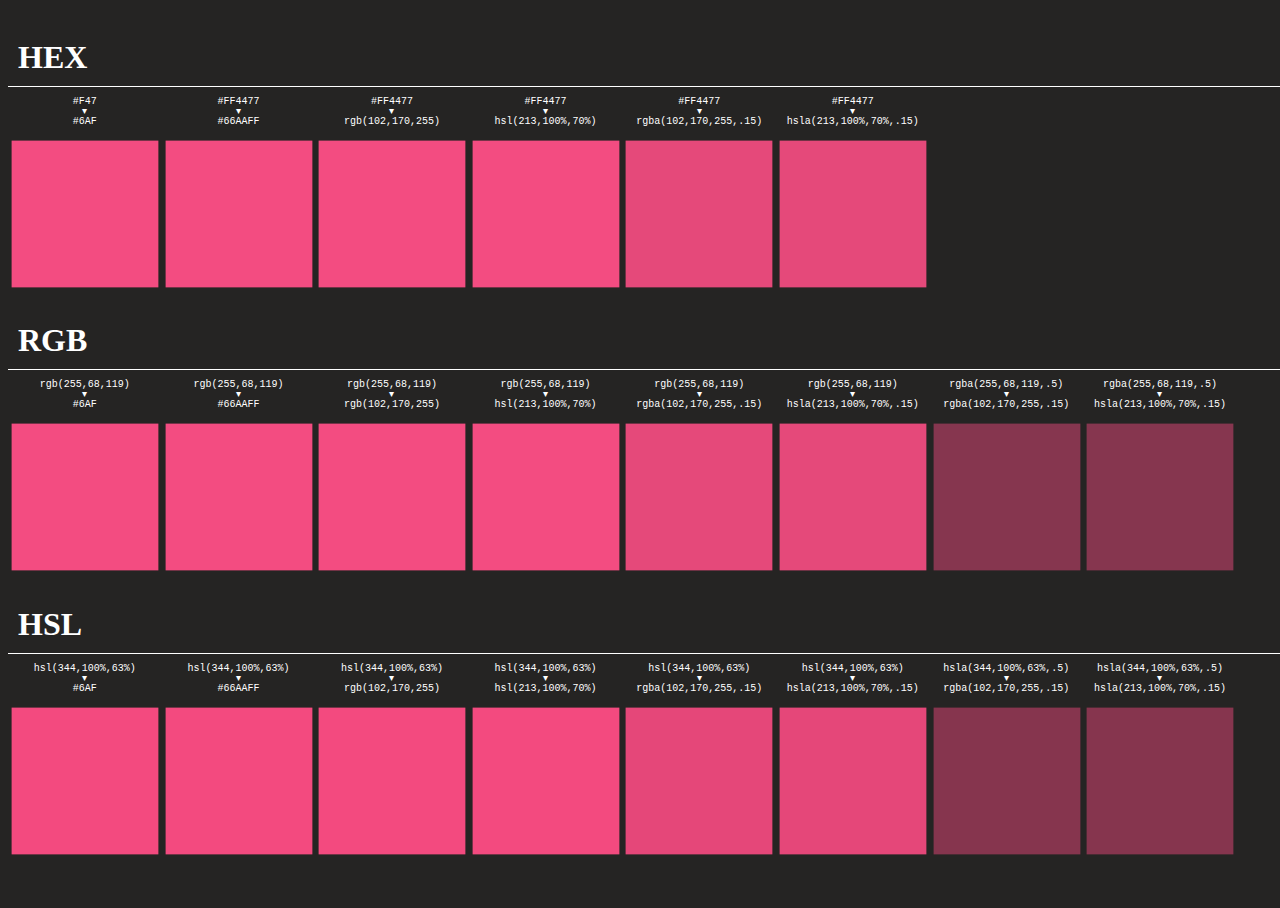
<file: anime-master/documentation/examples/anime-colors-test.html>
<!DOCTYPE html>
<html>
<head>
  <title>Colors test | anime.js</title>
  <meta charset="utf-8">
  <meta name="viewport" content="width=device-width, initial-scale=1, maximum-scale=1">
  <meta property="og:title" content="anime.js">
  <meta property="og:url" content="https://animejs.com">
  <meta property="og:description" content="Javascript Animation Engine">
  <meta property="og:image" content="https://animejs.com/documentation/assets/img/icons/og.png">
  <meta name="twitter:card" content="summary">
  <meta name="twitter:title" content="anime.js">
  <meta name="twitter:site" content="@juliangarnier">
  <meta name="twitter:description" content="Javascript Animation Engine">
  <meta name="twitter:image" content="https://animejs.com/documentation/assets/img/icons/twitter.png">
  <link rel="apple-touch-icon-precomposed" href="../assets/img/social-media-image.png">
  <link rel="icon" type="image/png" href="../assets/img/favicon.png">
  <link href="../assets/css/documentation.css" rel="stylesheet">
  <script src="../../lib/anime.min.js"></script>
  <!-- <script src="../assets/js/anime/anime.2.0.2.js"></script> -->
  <!-- <script src="../assets/js/anime/anime.1.3.js"></script> -->
  <style>
    body {
      width: 100%;
      height: 100vh;
    }
    .color-tests {
      display: flex;
      flex-wrap: wrap;
    }
    .section-title {
      display: block;
      width: 100%;
      margin-bottom: 10px;
      padding: 10px;
      border-bottom: 1px solid #FFF;
    }
    .color-test {
      flex-shrink: 2;
      text-align: center;
      font-size: 10px;
      line-height: 1em;
      font-family: monospace;
    }
    .color-el {
      display: flex;
      align-items: center;
      justify-content: center;
      position: relative;
      width: 12vw;
      height: 12vw;
      margin-top: 10px;
    }
  </style>
</head>
<body>
  <section class="color-section">
    <h1 class="section-title">HEX</h1>
    <div class="color-tests">
      <div class="color-test hex-to-hex-shorthand">#F47<br>▾<br>#6AF</div>
      <div class="color-test hex-to-hex">#FF4477<br>▾<br>#66AAFF</div>
      <div class="color-test hex-to-rgb">#FF4477<br>▾<br>rgb(102,170,255)</div>
      <div class="color-test hex-to-hsl">#FF4477<br>▾<br>hsl(213,100%,70%)</div>
      <div class="color-test hex-to-rgba">#FF4477<br>▾<br>rgba(102,170,255,.15)</div>
      <div class="color-test hex-to-hsla">#FF4477<br>▾<br>hsla(213,100%,70%,.15)</div>
    </div>
  </section>
  <section class="color-section">
    <h1 class="section-title">RGB</h1>
    <div class="color-tests">
      <div class="color-test rgb-to-hex-shorthand">rgb(255,68,119)<br>▾<br>#6AF</div>
      <div class="color-test rgb-to-hex">rgb(255,68,119)<br>▾<br>#66AAFF</div>
      <div class="color-test rgb-to-rgb">rgb(255,68,119)<br>▾<br>rgb(102,170,255)</div>
      <div class="color-test rgb-to-hsl">rgb(255,68,119)<br>▾<br>hsl(213,100%,70%)</div>
      <div class="color-test rgb-to-rgba">rgb(255,68,119)<br>▾<br>rgba(102,170,255,.15)</div>
      <div class="color-test rgb-to-hsla">rgb(255,68,119)<br>▾<br>hsla(213,100%,70%,.15)</div>
      <div class="color-test rgba-to-rgba">rgba(255,68,119,.5)<br>▾<br>rgba(102,170,255,.15)</div>
      <div class="color-test rgba-to-hsla">rgba(255,68,119,.5)<br>▾<br>hsla(213,100%,70%,.15)</div>
    </div>
  </section>
  <section class="color-section">
    <h1 class="section-title">HSL</h1>
    <div class="color-tests">
      <div class="color-test hsl-to-hex-shorthand">hsl(344,100%,63%)<br>▾<br>#6AF</div>
      <div class="color-test hsl-to-hex">hsl(344,100%,63%)<br>▾<br>#66AAFF</div>
      <div class="color-test hsl-to-rgb">hsl(344,100%,63%)<br>▾<br>rgb(102,170,255)</div>
      <div class="color-test hsl-to-hsl">hsl(344,100%,63%)<br>▾<br>hsl(213,100%,70%)</div>
      <div class="color-test hsl-to-rgba">hsl(344,100%,63%)<br>▾<br>rgba(102,170,255,.15)</div>
      <div class="color-test hsl-to-hsla">hsl(344,100%,63%)<br>▾<br>hsla(213,100%,70%,.15)</div>
      <div class="color-test hsla-to-rgba">hsla(344,100%,63%,.5)<br>▾<br>rgba(102,170,255,.15)</div>
      <div class="color-test hsla-to-hsla">hsla(344,100%,63%,.5)<br>▾<br>hsla(213,100%,70%,.15)</div>
    </div>
  </section>
  <script>

    var colorTestEls = document.querySelectorAll('.color-test');

    function createTest(el) {
      var testHtml = el.innerHTML;
      var testValues = testHtml.split('<br>▾<br>');
      var colorEl = document.createElement('div');
      colorEl.classList.add('color-el');
      el.appendChild(colorEl);
      anime({
        targets: colorEl,
        backgroundColor: [testValues[0], testValues[1]],
        scale: [.97, .75],
        direction: 'alternate',
        easing: 'easeInOutSine',
        duration: 4000,
        loop: true
      });
    }

    for (var i = 0; i < colorTestEls.length; i++) createTest(colorTestEls[i]);

  </script>
</body>
</html>
</file>
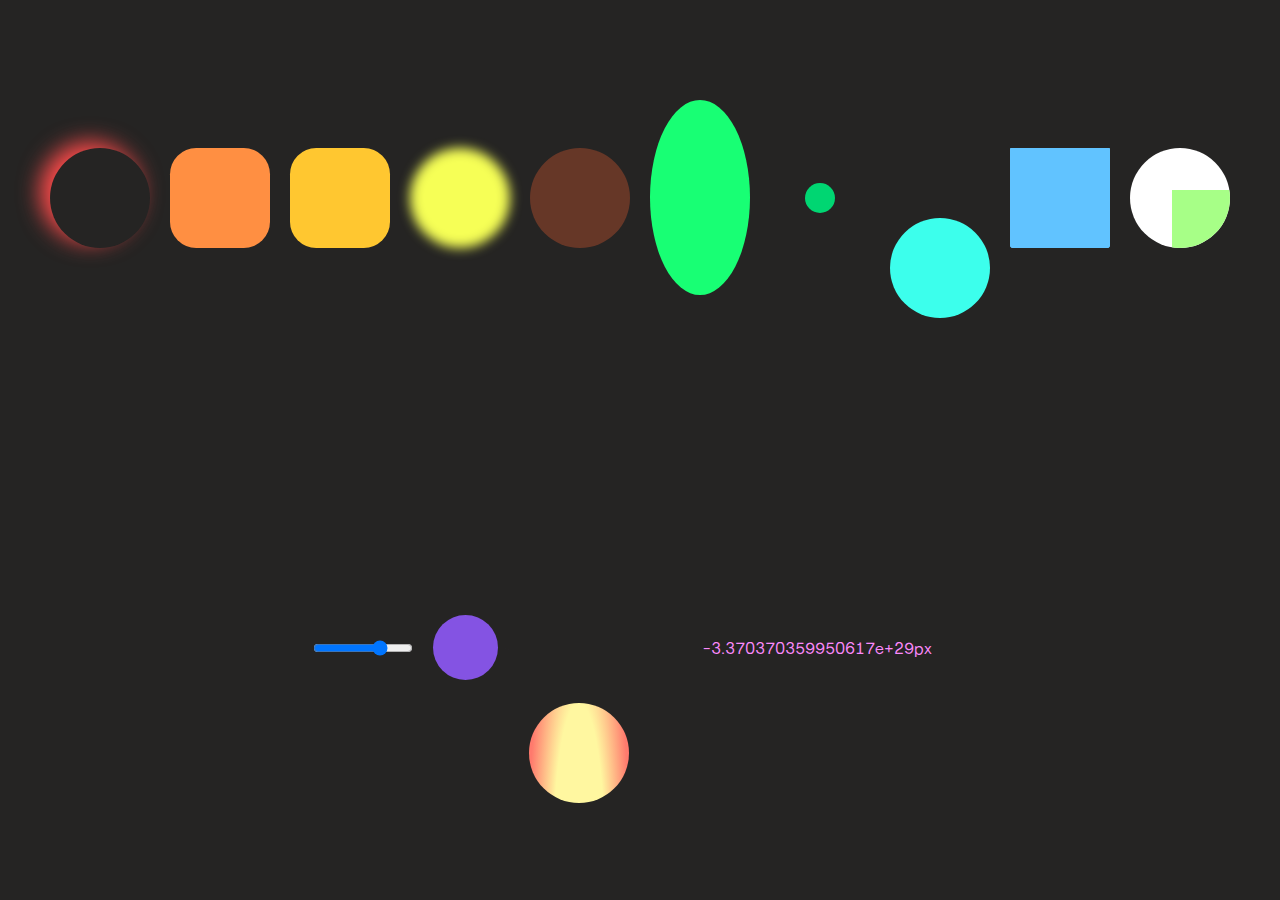
<file: anime-master/documentation/examples/anime-complex-properties.html>
<!DOCTYPE html>
<html>
<head>
  <title>Complex properties | anime.js</title>
  <meta charset="utf-8">
  <meta name="viewport" content="width=device-width, initial-scale=1, maximum-scale=1">
  <meta property="og:title" content="anime.js">
  <meta property="og:url" content="https://animejs.com">
  <meta property="og:description" content="Javascript Animation Engine">
  <meta property="og:image" content="https://animejs.com/documentation/assets/img/icons/og.png">
  <meta name="twitter:card" content="summary">
  <meta name="twitter:title" content="anime.js">
  <meta name="twitter:site" content="@juliangarnier">
  <meta name="twitter:description" content="Javascript Animation Engine">
  <meta name="twitter:image" content="https://animejs.com/documentation/assets/img/icons/twitter.png">
  <link rel="apple-touch-icon-precomposed" href="../assets/img/social-media-image.png">
  <link href="../assets/css/animejs.css" rel="stylesheet">
  <link href="../assets/css/documentation.css" rel="stylesheet">
  <!-- <script src="../../lib/anime.min.js"></script> -->
  <!-- <script src="../assets/js/anime/anime.1.3.js"></script> -->
  <!-- <script src="../assets/js/anime/anime.2.0.1.js"></script> -->
  <style>
    body {
      display: flex;
      flex-wrap: wrap;
      justify-content: center;
      align-items: center;
      min-height: 100vh;
    }
    .item {
      width: 100px;
      height: 100px;
      margin-top: 20px;
      border-radius: 50%;
      background-color: currentColor;
      margin: 10px;
    }
    .box-shadow {
      background-color: transparent;
    }
    .clip-path {
      border-radius: 0;
    }
    .auto-property {
      background-image: radial-gradient(50% 100%, #FFF7A0 50%, #FF7A6D 100%);
      background-size: auto 100px;
    }
    .exponent-values {
      width: 300px;
      background-color: transparent;
      text-align: center;
    }
  </style>
</head>
<body>
  <div class="box-shadow item color-red"></div>
  <div class="unit-less item color-orange"></div>
  <div class="specified-unit item color-lightorange"></div>
  <div class="filter item color-yellow"></div>
  <div class="rgba item color-citrus"></div>
  <div class="calc item color-green"></div>
  <div class="zero-value item color-darkgreen"></div>
  <div class="round-value item color-turquoise"></div>
  <div class="clip-path item color-skyblue"></div>
  <svg class="item" xmlns="http://www.w3.org/2000/svg" viewBox="0 0 100 100">
    <g id="Page-1" fill="none" fill-rule="evenodd">
      <g id="svg" fill="#A7FF87">
        <rect id="Rectangle" width="50" height="50" x="25" y="25"/>
      </g>
    </g>
  </svg>
  <input class="item" type="range" value="0" min="0" max="100">
  <div class="basic-css color-lavender item"></div>
  <div class="auto-property color-purple item"></div>
  <input class="exponent-values color-pink item" value="-1.1234567890123456789e+30px"></input>
  <script type="module">
    
    import anime from "../../src/index.js";

    var boxShadow = anime({
      targets: '.box-shadow',
      boxShadow: [
        {value: ['10px -10px 10px 0 currentColor', '10px 10px 20px 0 currentColor']},
        {value: '-10px 10px 30px 0 currentColor'},
        {value: '-10px -10px 20px 0 currentColor'},
        {value: '10px -10px 10px 0 currentColor'}
      ],
      loop: true,
      easing: 'linear'
    });
    var unitLess = anime({
      targets: '.unit-less',
      borderRadius: 16,
      loop: true,
      direction: 'alternate',
      easing: 'linear'
    });
    var specifiedUnit = anime({
      targets: '.specified-unit',
      borderRadius: '1em',
      loop: true,
      direction: 'alternate',
      easing: 'linear'
    });
    var filter = anime({
      targets: '.filter',
      filter: ["blur(20px)", "blur(0px)"],
      loop: true,
      direction: 'alternate',
      easing: 'linear'
    });
    var rgba = anime({
      targets: '.rgba',
      backgroundColor: ['rgba(255,100,50,1)', 'rgba(255,100,50,.0)'],
      loop: true,
      direction: 'alternate',
      easing: 'linear'
    });
    var calc = anime({
      targets: '.calc',
      height: ['calc(25% - 100px)', 'calc(25% - 0px)'],
      loop: true,
      direction: 'alternate',
      easing: 'linear'
    });
    var zeroValue = anime({
      targets: '.zero-value',
      scale: 0,
      loop: true,
      direction: 'alternate',
      easing: 'linear'
    });
    var roundValue = anime({
      targets: '.round-value',
      translateY: 100,
      round: .1,
      loop: true,
      direction: 'alternate',
      easing: 'linear'
    });
    var clipPath = anime({
      targets: '.clip-path',
      clipPath: ['circle(0px at center)', 'circle(100px at center)'],
      loop: true,
      direction: 'alternate',
      easing: 'linear'
    });
    var svgTransform = anime({
      targets: 'rect',
      transform: 'translate(10 10) scale(2)',
      loop: true,
      direction: 'alternate',
      easing: 'linear'
    });
    var rangeValue = anime({
      targets: 'input[type="range"]',
      value: 100,
      loop: true,
      direction: 'alternate',
      easing: 'linear'
    });
    var basicCSS = anime({
      targets: '.basic-css',
      width: 50,
      height: 50,
      loop: true,
      direction: 'alternate',
      easing: 'linear'
    });
    var autoProperty = anime({
      targets: '.auto-property',
      backgroundSize: ['auto 10px', 'auto 400px'],
      margin: '20% 40px 10px 30px',
      loop: true,
      direction: 'alternate',
      easing: 'linear'
    });
    var exponentValues = anime({
      targets: '.exponent-values',
      value: '+1.0123456789012346e+21px',
      loop: true,
      direction: 'alternate',
      easing: 'linear'
    });
  </script>
</body>
</html>
</file>
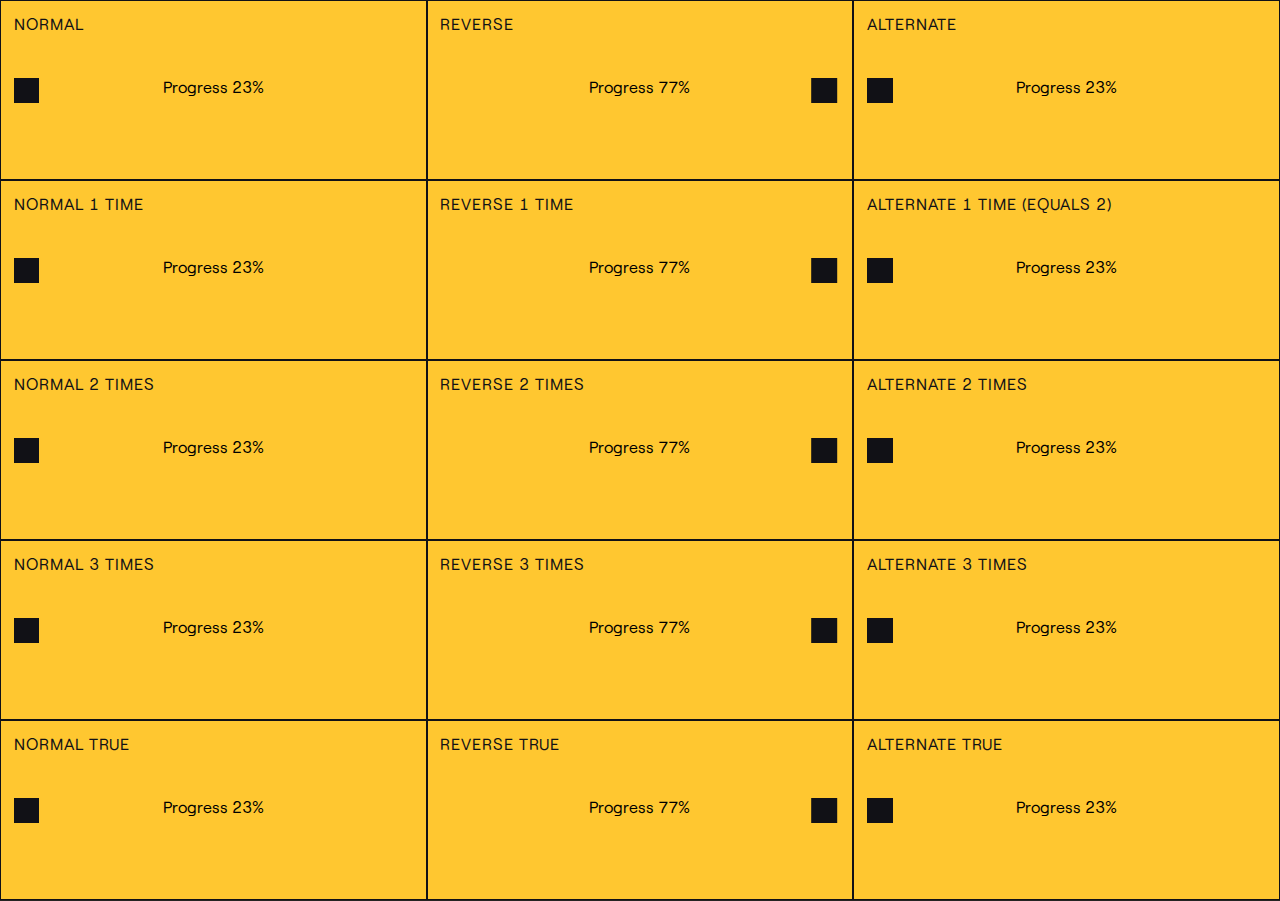
<file: anime-master/documentation/examples/anime-directions-testing.html>
<!DOCTYPE html>
<html>
<head>
  <title>Diretions Testing | anime.js</title>
  <meta charset="utf-8">
  <meta name="viewport" content="width=device-width, initial-scale=1, maximum-scale=1">
  <meta property="og:title" content="anime.js">
  <meta property="og:url" content="https://animejs.com">
  <meta property="og:description" content="Javascript Animation Engine">
  <meta property="og:image" content="https://animejs.com/documentation/assets/img/icons/og.png">
  <meta name="twitter:card" content="summary">
  <meta name="twitter:title" content="anime.js">
  <meta name="twitter:site" content="@juliangarnier">
  <meta name="twitter:description" content="Javascript Animation Engine">
  <meta name="twitter:image" content="https://animejs.com/documentation/assets/img/icons/twitter.png">
  <link rel="apple-touch-icon-precomposed" href="../assets/img/social-media-image.png">
  <link rel="icon" type="image/png" href="../assets/img/favicon.png">
  <link href="../assets/css/animejs.css" rel="stylesheet">
  <link href="../assets/css/documentation.css" rel="stylesheet">
  <script src="../../lib/anime.min.js"></script>
  <style>
    body {
      display: flex;
      flex-wrap: wrap;
      align-items: center;
      justify-content: flex-start;
      height: auto;
    }
    article {
      padding: 1vw;
      position: relative;
      width: 33.33%;
      height: 20vh;
      background: currentColor;
      border: 1px solid #111116;
    }
    h2 {
      color: #111116;
    }
    .el {
      position: relative;
      top: 5vh;
      width: 2vw;
      height: 2vw;
      background: #111116;
    }
    .logs {
      display: flex;
      flex-direction: column;
      flex-wrap: wrap;
      align-items: center;
      justify-content: center;
      position: absolute;
      top: 1vh;
      left: 0;
      bottom: 0;
      height: 19vh;
      width: 100%;
    }
    input {
      text-align: center;
      background: none;
      border: none;
    }
  </style>
</head>
<body>
  <script>
    function createTest(title, numberOfTargets, params) {
      var testEl = document.createElement('article');
      var testZoneEl = document.createElement('div');
      var logsEl = document.createElement('div');
      var progressEl = document.createElement('input');
      var promiseEl = document.createElement('input');
      var h2El = document.createElement('h2');

      for (var i = 0; i < numberOfTargets; i++) {
        var el = document.createElement('div');
        el.classList.add('el');
        testZoneEl.appendChild(el);
      }

      h2El.innerHTML = title;
      testEl.appendChild(h2El);
      logsEl.classList.add('logs');
      logsEl.appendChild(progressEl);
      logsEl.appendChild(promiseEl);
      testEl.appendChild(logsEl);
      testEl.appendChild(testZoneEl);
      document.body.appendChild(testEl);

      params.targets = testZoneEl.querySelectorAll('div');
      params.translateX = '29vw';
      params.delay = 1000;
      params.endDelay = 1000;
      params.easing = 'easeInOutQuad';
      params.begin = function() { testEl.classList.add('color-lightorange') };
      params.update = function(a) { 
        testEl.classList.add('color-red');
        progressEl.value = 'Progress ' + Math.round(a.progress) + '%';
      };
      params.complete = function() { testEl.classList.add('color-darkgreen') };
      var animation = anime(params);
      animation.finished.then(function() {
        promiseEl.value = 'Promise resolved'
        console.log('Promise resolved');
      });
      testEl.onclick = function() {
        testEl.classList.add('color-red');
        testEl.classList.remove('color-lightorange');
        testEl.classList.remove('color-darkgreen');
        animation.restart();
      }
    }

    createTest('Normal', 1, {});

    createTest('Reverse', 1, {
      direction: 'reverse'
    });

    createTest('Alternate', 1, {
      direction: 'alternate'
    });

    createTest('Normal 1 time', 1, {
      loop: 1
    });

    createTest('Reverse 1 time', 1, {
      direction: 'reverse',
      loop: 1
    });

    createTest('Alternate 1 time (equals 2)', 1, {
      direction: 'alternate',
      loop: 1
    });

    createTest('Normal 2 times', 1, {
      loop: 2
    });

    createTest('Reverse 2 times', 1, {
      direction: 'reverse',
      loop: 2
    });

    createTest('Alternate 2 times', 1, {
      direction: 'alternate',
      loop: 2
    });

    createTest('Normal 3 times', 1, {
      loop: 3
    });

    createTest('Reverse 3 times', 1, {
      direction: 'reverse',
      loop: 3
    });

    createTest('Alternate 3 times', 1, {
      direction: 'alternate',
      loop: 3
    });

    createTest('Normal true', 1, {
      loop: true
    });

    createTest('Reverse true', 1, {
      direction: 'reverse',
      loop: true
    });

    createTest('Alternate true', 1, {
      direction: 'alternate',
      loop: true
    });



  </script>
</body>
</html>
</file>
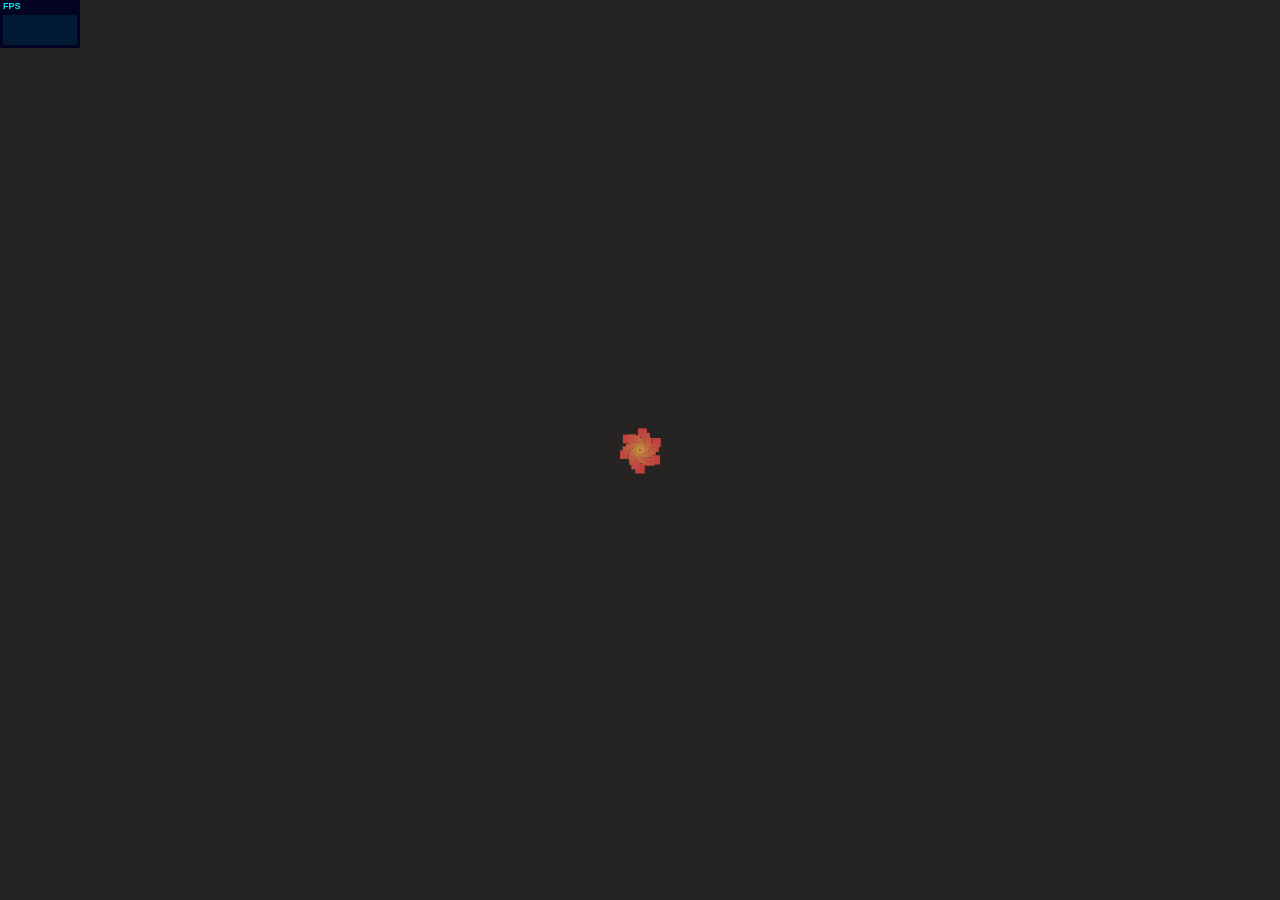
<file: anime-master/documentation/examples/anime-DOM-stress-test.html>
<!DOCTYPE html>
<html>
<head>
  <title>DOM stress test | anime.js</title>
  <meta charset="utf-8">
  <meta name="viewport" content="width=device-width, initial-scale=1, maximum-scale=1">
  <meta property="og:title" content="anime.js">
  <meta property="og:url" content="https://animejs.com">
  <meta property="og:description" content="Javascript Animation Engine">
  <meta property="og:image" content="https://animejs.com/documentation/assets/img/icons/og.png">
  <meta name="twitter:card" content="summary">
  <meta name="twitter:title" content="anime.js">
  <meta name="twitter:site" content="@juliangarnier">
  <meta name="twitter:description" content="Javascript Animation Engine">
  <meta name="twitter:image" content="https://animejs.com/documentation/assets/img/icons/twitter.png">
  <link rel="apple-touch-icon-precomposed" href="../assets/img/social-media-image.png">
  <link rel="icon" type="image/png" href="../assets/img/favicon.png" >
  <link href="../assets/css/animejs.css" rel="stylesheet">
  <link href="../assets/css/documentation.css" rel="stylesheet">
  <script src="../../lib/anime.min.js"></script>
  <!-- <script src="../assets/js/anime/anime.2.0.2.js"></script> -->
  <!-- <script src="../assets/js/anime/anime.1.0.js"></script> -->
  <style>

    .el {
      position: absolute;
      top: 50%;
      left: 50%;
      width: 1em;
      height: 1em;
      margin: -.5em 0 0 -.5em;
      font-size: 20px;
    }

  </style>
</head>
<body></body>
<script>

  var wrapperEl = document.body;
  var numberOfEls = 500;
  var duration = numberOfEls * 10;
  var radius = window.innerWidth < window.innerHeight ? window.innerWidth : window.innerHeight;
  var distance = (radius / 4 <= 150 ? 150 : radius / 2.5) / 16; 

  function createEl(i) {
    var el = document.createElement('div');
    var hue = Math.round(360 / numberOfEls * i);
    el.classList.add('el');
    //el.style.border = '5px solid hsl(' + hue + ', 50%, 50%)';
    el.style.backgroundColor = 'hsl(' + hue + ', 50%, 50%)';
    wrapperEl.appendChild(el);
    anime({
      targets: el,
      translateX: Math.sin(i) * distance + 'rem',
      translateY: Math.cos(i) * distance + 'rem',
      scale: [
        {value: [.1, 2]},
        {value: .1}
      ],
      easing: 'easeInOutSine',
      loop: true,
      duration: duration,
      delay: i * (duration / numberOfEls)
    });
  };

  for (var i = 0; i < numberOfEls; i++) createEl(i);

  </script>
  <script src="../assets/js/vendors/stats.min.js"></script>
</html>
</file>
<file: css_files/global.css>
:root {
    --color1: #8000FF;
    --color2: #4000FF;
    --txthover: #00FF80;
}

* {
    font-family: Arial, Helvetica, sans-serif;
    font-size: 1.5vh;
    padding: 0px;
    margin: 0px;
}

*:focus {
    outline: none;
}

body {
    background-color: #202020;
}

/* Buttons */
button, .Formbutton{
    padding: 5px;
    border-radius: 5px;
    border-color: #0000;
    background-color: #909090;
    color: #000;
    margin: 0.5vh;
    transition: all 0.3s;
}

button:hover, .Formbutton:hover {
    color: var(--txthover);
    background-color: #959595;
}
/* end buttons */

/* navbar */
nav {
    position: fixed;
    width: 2vw;
    background: var(--color1);
    height: 5.5vh;
    left: 0px;
    top: 0px;
    margin: 0px;
    text-align: center;
    border-radius: 0vh 0vh 2vh 0vh;
    transition: all 0.3s;
    transition-delay: 0.2s;
    user-select: none;
}

nav:hover {
    background-color: var(--color2);
}

nav.extend {
    width: 60vw;
}

nav .NavtextWrap {
    width: 2vw;
    transition-delay: all 0.3s;
    height: 5.5vh;
    overflow: hidden;
}

nav.extend .NavtextWrap {
    width: auto;
    height: 5.5vh;
}

nav ul {
    padding-right: 1vw;
    padding-left: 2vw;
    overflow: hidden;
}

nav a {
    float: none;
    padding-left: 1vw;
    padding-top: 2vh;
    padding-bottom: 2vh;
    white-space: nowrap;
    display: block;
    float: left;
    position: static;
    font-weight: 600;
}

nav ul a {
    color: #0000;
}

nav.extend ul a {
    color: #FFFFFF;
}

nav.extend ul a:hover {
    color: var(--txthover);
	letter-spacing: 2px;
}

nav div#NavPijl h2 {
    transition: all 0.5s;
    color: var(--txthover);
    position: absolute;
    top: 0.95vh;
    font-weight: 900;
    font-size: 2.5vh;
    transform: translateX(0.5vw);
    transition-timing-function: cubic-bezier(.5,-0.8,.5,1.6);
}

nav div#NavPijl.left h2 {
    transform: rotate(180deg) translateX(-0.5vw);
}
/* End navbar */


/* Lists */
ul {
    list-style: none;
}

a {
    color: #FFFFFF;
    text-decoration: none;
    font-style: italic;
    transition: all 0.5s;
}

a:visited {
    color: #FFFFFF;
    text-decoration: none;
    font-style: italic;
}

li a:hover {
    color: var(--txthover);
}
/* end lists */


/* Header */
header {
    color: #FFFFFF;
    margin: auto;
    width: 80vw;
    padding-top: 8vh;
}

header h1 {
    font-size: 6vh;
}

header h2 {
    font-size: 3vh;
}

/* homepage */
header#mainheader.extended {
    height: 100vh;
}

header#mainheader {
    height: 30vh;
    transition: all 0.6s;
}

/* subpages */
header#subpage {
    height: 30vh;
}

/* game pages */
header#danganPage h1 {
    color: var(--color1);
}

header#p5Page h1 {
    color: var(--color1);
}

header#botwPage h1 {
    color: var(--color1);
}
/* end header */


/* sections */
.section {
    background-color: #AAAAAA;
    border-radius: 2vh;
    width: 85vw;
    margin: 4vh auto;
}

.section .inhoud {
    margin: auto;
    width: 70vw;
    padding: 5vh;
    font-size: 2vh;
    overflow: auto;
}

.section h3 {
    font-size: 3vh;
}

.section img {
    float: right;
    width: auto;
    height: 30vh;
    margin-left: 1vw;
    border-inline: none;
}

.section a {
    font-size: 2vh;
    color: var(--color1);
}

.section a:hover {
    color: var(--txthover);
}
/* end sections */


/* Bronnenlijst */
.inhoud li {
    font-size: 1.8vh;
}

.inhoud li a {
    color: #000000;
    font-size: 1.8vh;
}

.inhoud li a:hover {
    color: var(--txthover);
}
/* end Bronnenlijst */


/* logboek */
.logboek h3 {
    padding-bottom: 1vh;
}

.logboek table {
    border: 1px solid black;
    border-radius: 1vw;
}

.logboek table th {
    width: 15vw;
    padding: 0.7vh;
    font-size: 1.7vh;
}

.logboek tr.tableHead th {
    font-weight: bolder;
}

.logboek p {
    font-size: 2vh;
    font-weight: 600;
    padding-top: 0.7vh;
}
/* end logboek */


/* Footer */
footer {
    background-color: #202020;
    padding-top: 4vh;
    padding-bottom: 4vh;
    margin: auto;
    width: 80vw;
}

footer a {
    font-size: 2vh;
}

footer h2 {
    color: #FFFFFF;
    padding-bottom: 0.5vh;
    font-size: 3.5vh;
}

footer ul {
    list-style: disc;
    color: #FFFFFF;
}

footer a:hover {
    font-size: 2.1vh;
}

footer .LinksFooter {
    float: left;
    width: 40vw;
    position: static;
}

footer .DisclaimerFooter {
    float: left;
    width: 40vw;
    font-size: 1.8vh;
    color: #FFFFFF;
}

footer .Copyright {
    margin: auto;
    float: left;
    width: 80vw;
    color: #FFFFFF;
    position: static;
    padding: 1vw;
}

footer .Copyright h5 {
    font-size: 2vh;
    text-align: center;
}
/* end footer */


/* Scrollbar */
::-webkit-scrollbar {
    background: #202020;
    width: 0.3vw;
}

::-webkit-scrollbar-thumb {
    background-color: var(--color1);
    border-radius: 100px;
}

::-webkit-scrollbar-thumb:hover {
    background-color: var(--color2);
}
/* end scrollbar */
</file>
<file: anime-master/documentation/assets/css/animejs.css>
@font-face {
 font-family: "Roobert";
 font-weight: 400;
 font-style: normal;
 src: url("../fonts/Roobert-Regular.woff2") format("woff2");
}

@font-face {
 font-family: "Roobert";
 font-weight: 400;
 font-style: italic;
 src: url("../fonts/Roobert-Regular.woff2") format("woff2");
}

@font-face {
 font-family: "Roobert";
 font-weight: 600;
 font-style: normal;
 src: url("../fonts/Roobert-SemiBold.woff2") format("woff2");
}

@font-face {
 font-family: "Roobert";
 font-weight: 600;
 font-style: italic;
 src: url("../fonts/Roobert-SemiBoldItalic.woff2") format("woff2");
}

@font-face {
  font-family: "InputMono";
  src: url("../fonts/InputMono-Regular.woff2") format("woff2"),
      url("../fonts/InputMono-Regular.woff") format("woff");
  font-weight: normal;
  font-style: normal;
}

@font-face {
  font-family: "InputMono";
  src: url("../fonts/InputMono-Bold.woff2") format("woff2"),
      url("../fonts/InputMono-Bold.woff") format("woff");
  font-weight: bold;
  font-style: normal;
}

@font-face {
  font-family: "InputMono";
  src: url("../fonts/InputMono-BoldItalic.woff2") format("woff2"),
      url("../fonts/InputMono-BoldItalic.woff") format("woff");
  font-weight: bold;
  font-style: italic;
}

@font-face {
  font-family: "InputMono";
  src: url("../fonts/InputMono-Italic.woff2") format("woff2"),
      url("../fonts/InputMono-Italic.woff") format("woff");
  font-weight: normal;
  font-style: italic;
}

*, *:before, *:after {
  box-sizing: border-box;
  margin: 0;
  padding: 0;
  border: 0;
  font: inherit;
  vertical-align: baseline;
}

html,
body {
  background-color: #252423;
  color: #F6F4F2;
}

body {
  font-family: Roobert, Helvetica Neue, Helvetica, Arial, sans-serif;
  font-weight: 400;
  font-feature-settings:"tnum" 1, "ss03" 1;
  -webkit-font-smoothing: antialiased;
}

h1, h2 {
  font-weight: 600;
}

input {
  font-family: Roobert, Helvetica Neue, Helvetica, Arial, sans-serif;
  font-variant-numeric: tabular-nums;
}

sup {
  vertical-align: super;
  font-size: .625em;
}

strong {
  font-weight: 600;
}

.color-white { color: #F6F4F2; } /* White */
.color-black { color: #2E2C2C; } /* Black */
.color-red, .color-targets { color: #FF4B4B; }/* red: */
.color-orange, .color-properties { color: #FF8F42; }/* orange: */
.color-lightorange, .color-prop-params { color: #FFC730; }/* lightorange: */
.color-yellow, .color-anim-params { color: #F6FF56; }/* yellow: */
.color-citrus, .color-values { color: #A4FF4F; }/* citrus: */
.color-green, .color-keyframes { color: #18FF74; }/* green: */
.color-darkgreen, .color-staggering { color: #00D672; }/* darkgreen: */
.color-turquoise, .color-tl { color: #3CFFEC; }/* turquoise: */
.color-skyblue, .color-controls { color: #61C3FF; }/* skyblue: */
.color-kingblue, .color-callbacks { color: #5A87FF; }/* kingblue: */
.color-lavender, .color-svg { color: #8453E3; }/* lavender: */
.color-purple, .color-easings { color: #C26EFF; }/* purple: */
.color-pink, .color-helpers { color: #FB89FB; }/* pink: */

.anime-mini-logo {
  width: 100px;
  height: 24px;
  transform: scaleY(.5);
}
</file>
<file: anime-master/documentation/assets/css/anime-theme.css>
.hljs {
  display: block;
  color: #F6F4F2;
}

.hljs-comment,
.hljs-quote {
  color: #A2A09F;
  font-style: italic;
}

.hljs-doctag,
.hljs-keyword,
.hljs-formula {
  color: #B08CFF;
}

.hljs-section,
.hljs-name,
.hljs-selector-tag,
.hljs-deletion,
.hljs-subst {
  color: #FF7C72;
}

.hljs-literal {
  color: #1CE2B2;
}

.hljs-string,
.hljs-regexp,
.hljs-addition,
.hljs-attribute,
.hljs-attr,
.hljs-meta-string {
  color: #A6FF8F;
}

.hljs-built_in,
.hljs-class .hljs-title {
  color: #FBF38C;
}

.hljs-variable,
.hljs-template-variable,
.hljs-type,
.hljs-selector-class,
.hljs-selector-attr,
.hljs-selector-pseudo,
.hljs-number {
  color: #FF7C72;
}

.hljs-symbol,
.hljs-bullet,
.hljs-link,
.hljs-meta,
.hljs-selector-id,
.hljs-title {
  color: #61C3FF;
}

.hljs-emphasis {
  font-style: italic;
}

.hljs-strong {
  font-weight: bold;
}

.hljs-link {
  text-decoration: underline;
}
</file>
<file: anime-master/documentation/assets/css/documentation.css>
html,
body,
header {
  background-color: #252423;
}

body {
  position: absolute;
  width: 100%;
  height: 100%;
  color: white;
  font-variant-numeric: tabular-nums;
  -webkit-font-smoothing: antialiased;
  overflow-x: hidden;
}

.content {
  overflow: hidden;
  opacity: 0;
  display: flex;
  flex-direction: row;
  width: 100%;
  height: 100%;
  transition: opacity 1s ease;
}

.ready .content {
  opacity: 1;
}

/* Headers */

.header {
  position: absolute;
  z-index: 1;
  top: 0;
  width: 100%;
}

.logo {
  display: flex;
  justify-content: space-between;
  opacity: .8;
  width: 100%;
  height: 20px;
  text-decoration: none;
  color: currentColor;
}

.logo:visited {
  color: currentColor;
}

.logo svg {
  width: 100%;
  height: 100%;
}

.logo:hover {
  opacity: 1;
}

.version-number {
  opacity: .6;
  color: currentColor;
}

header {
  position: sticky;
  top: 0;
  z-index: 2;
  display: flex;
  align-items: center;
  justify-content: space-between;
  width: 100%;
  height: 60px;
  padding-left: 20px;
  padding-right: 20px;
  border-bottom: 1px solid rgba(0,0,0,.65);
}

h2 {
  font-size: 16px;
  letter-spacing: 1px;
  text-transform: uppercase;
  font-weight: 200;
}

/* Panes */

.pane {
  position: relative;
  height: 100%;
}

/* Sidebar */

.sidebar {
  display: flex;
  flex-direction: column;
  width: 240px;
  padding-top: 60px;
  border-right: 1px solid rgba(0,0,0,.65);
}

.sidebar-info {
  display: flex;
  justify-content: space-between;
  padding: 20px;
}

.navigation {
  overflow-y: auto;
  width: 100%;
  height: 100%;
  padding: 10px 0 20px 20px;
}

.navigation ul {
  height: 30px;
  overflow-y: hidden;
  -webkit-transition:opacity .4s ease;
  transition: opacity .4s ease;
}

.navigation ul li {
  position: relative;
}

.navigation ul li:before {
  content: "";
  display: block;
  position: absolute;
  top: 4px;
  left: 2px;
  width: 1px;
  height: calc(100% - 8px);
  background-color: white;
}

.navigation ul li:first-child:before {
  display: none;
}

.navigation a {
  display: block;
  padding-left: 10px;
  color: white;
  text-decoration: none;
  font-size: 14px;
  line-height: 20px;
  letter-spacing: .5px;
  text-transform: uppercase;
}

.navigation ul li:first-child a {
  padding-left: 0;
  padding-top: 10px;
  padding-bottom: 10px;
}

.navigation ul li a,
.navigation ul li:before {
  opacity: .4;
}

.navigation ul li a {
  transition: opacity .4s ease, color .4s ease;
}

.navigation ul.active a {
  opacity: .7;
}

.navigation ul li:hover a,
.navigation ul li:hover:before {
  transition: none;
  opacity: 1;
}

.navigation ul li.active a,
.navigation ul li.active:before {
  opacity: 1;
  color: currentColor;
}

.navigation ul li.active:before {
  background-color: currentColor;
}

.navigation ul.active li:first-child a,
.navigation ul.active li:first-child a:hover {
  opacity: 1;
  color: currentColor;
}

/* Info pane */

.demo-info {
  flex-direction: column;
  font-size: 16px;
  line-height: 22px;
}

.info-output {
  overflow-x: hidden;
  overflow-y: auto;
  position: relative;
  top: 0;
  width: 100%;
  height: calc(100% - 60px);
  padding: 20px;
}

.demo-info pre {
  font-variant-ligatures: none;
  -webkit-font-variant-ligatures: none;
}

.demo-info code {
  font-family: "Input Mono Reg", monospace;
  font-size: 14px;
  line-height: 22px;
  white-space: pre-wrap;
}

.demo-info p {
  margin-bottom: 20px;
}

.demo-info p,
.demo-info td {
  color: #F6F4F2;
}

.demo-info i {
  font-style: italic;
}

.demo-info a {
  text-decoration: none;
  border-bottom: 1px dotted currentColor;
  word-wrap: break-word;
  overflow-wrap: break-word;
}

.demo-info a:hover {
  border-bottom: 1px solid currentColor;
}

.demo-info a[href^="http"],
.demo-info a[href^="http"]:visited {
  color: #F6F4F2;
}

.demo-info p.bubble {
  display: inline-block;
  position: relative;
  padding: 8px 12px;
}

.demo-info p.bubble.warning {
  color: #FBF38C;
}

.demo-info p.bubble.info {
  color: #61C3FF;
}

.demo-info p.bubble:after {
  content: "";
  pointer-events: none;
  color: currentColor;
  display: inline-block;
  position: absolute;
  top: 0;
  left: 0;
  right: 0;
  bottom: 0;
  background-color: currentColor;
  border-radius: 3px;
  opacity: .05;
}

.demo-info code.hljs {
  display: inline-block;
}

.demo-info pre {
  margin-bottom: 20px;
}

.demo-info pre code {
  position: relative;
  display: inline-block;
  width: 100%;
  padding: 8px 12px;
  background-color: rgba(0,0,0,.2);
  border: 1px solid rgba(0,0,0,.2);
  border-radius: 3px;
}

.demo-info p code {
  position: relative;
  padding: 0 2px;
  height: 20px;
  background-color: rgba(0,0,0,.2);
  box-shadow: inset 0 0 1px rgba(0,0,0,.4);
  border-radius: 3px;
}

.demo-info table {
  margin-bottom: 20px;
  border: 1px solid rgba(255,255,255,.15);
  border-spacing: 0;
  border-radius: 3px;
}

.demo-info td {
  vertical-align: middle;
  padding: 8px 12px;
  border-left: 1px solid rgba(255,255,255,.15);
  border-top: 1px solid rgba(255,255,255,.15);
}

.demo-info thead td {
  text-transform: uppercase;
  font-size: 16px;
  line-height: 22px;
  letter-spacing: 1px;
  color: rgba(255,255,255,.4);
  border-top: none;
}

.demo-info td:first-child {
  border-left: none;
}

.code-preview {
  width: 100%;
  padding-top: 40px;
}

.code-preview h2 {
  margin-bottom: 20px;
}

/* Demos */

.demos {
  overflow-y: scroll;
  width: calc(50% - 240px);
  min-width: 330px;
}

article {
  width: 100%;
  display: flex;
  flex-direction: column;
  flex-wrap: wrap;
  align-items: flex-start;
  justify-content: flex-start;
}

.demo {
  position: relative;
  z-index: 1;
  display: flex;
  align-items: center;
  justify-content: center;
  width: 100%;
  min-height: 200px;
  padding-top: 35px;
  border-bottom: 1px solid rgba(0,0,0,.65);
  cursor: pointer;
}

.demo-description {
  display: none;
}

.demo.controls {
  padding-top: 50px;
}

.demo.active.controls {
  cursor: default;
}

.demo:before {
  content: "";
  position: absolute;
  z-index: 0;
  top: 0;
  left: 0;
  opacity: 0;
  display: block;
  width: 100%;
  height: 100%;
  background-color: currentColor;
}

.demo.active:before {
  opacity: .05;
}

.demo-content {
  position: relative;
  display: flex;
  flex-direction: column;
  justify-content: center;
  text-align: center;
  width: 290px;
  height: 100%;
}

.demo-title {
  position: absolute;
  top: 0;
  left: 20px;
  width: calc(100% - 40px);
  padding: 23px 0;
  font-size: 14px;
  letter-spacing: 2px;
  text-transform: uppercase;
  color: #F6F4F2;
  opacity: .9;
}

.active .demo-title {
  color: currentColor;
  opacity: 1;
}

.line {
  width: 100%;
  padding: 1px 0px;
}

.line.align-center {
  display: flex;
  justify-content: center;
}

.grid {
  display: flex;
  flex-wrap: wrap;
}

.controls {
  opacity: .4;
  display: flex;
  align-items: center;
  justify-content: center;
  padding-top: 20px;
  padding-bottom: 10px;
}

.controls button {
  position: relative;
  display: block;
  margin: 0 0 0 -1px;
  padding: 5px 10px;
  font-size: 14px;
  text-transform: uppercase;
  border: 1px solid currentColor;
  background-color: transparent;
  color: currentColor;
}

.controls button:focus {
  outline: none;
}

.active .controls {
  opacity: 1;
}

.active .controls button:after {
  content: '';
  opacity: 0;
  position: absolute;
  left: 0;
  top: 0;
  display: block;
  width: 100%;
  height: 100%;
  background-color: currentColor;
}

.active .controls button:hover:after {
  opacity: .2;
}

.controls button.is-active:after,
.controls button.is-active:hover:after {
  opacity: .4;
}

.controls button:first-child {
  margin-left: 0;
}

.controls input {
  margin-left: 10px;
}

.text-output {
  padding-top: 10px;
  padding-bottom: 10px;
  font-size: 16px;
  color: currentColor;
  text-align: center;
  background-color: transparent;
  border: 1px solid currentColor;
}

.log {
  width: 100%;
  height: 100%;
  background: transparent;
  color: currentColor;
  border: none;
  font-size: 16px;
  text-align: center;
}

.bottom.log {
  padding-top: 10px;
  padding-bottom: 10px;
}

.logs {
  pointer-events: none;
  display: flex;
  flex-direction: column;
  align-items: center;
  position: absolute;
  width: 100%;
  height: auto;
}

.log:focus {
  outline: none;
}

input.progress {
  cursor: ew-resize;
}

input.progress[value] {
  position: relative;
  width: 100%;
  height: 27px;
  -webkit-appearance: none;
  background-color: transparent;
  color: currentColor;
}

input.progress[value]:focus {
  outline: none;
}

input.progress[value]:after {
  content: "";
  position: absolute;
  top: 13px;
  left: 0;
  width: 100%;
  height: 1px;
  background-color: currentColor;
}

input.progress[value]::-webkit-slider-thumb {
  -webkit-appearance: none;
  background-color: currentColor;
  border-radius: 50%;
  width: 16px;
  height: 16px;
}

.square,
.circle {
  pointer-events: none;
  position: relative;
  width: 28px;
  height: 28px;
  margin: 1px;
  background-color: currentColor;
  font-size: 14px;
}

.circle {
  border-radius: 50%;
}

.square.outline,
.circle.outline {
  background-color: transparent;
  border: 1px solid currentColor;
}

.triangle {
  pointer-events: none;
  position: relative;
  width: 0;
  height: 0;
  border-style: solid;
  border-width: 0 14px 24px 14px;
  border-color: transparent transparent currentColor transparent;
}

.small {
  width: 18px;
  height: 18px;
}

.small.triangle {
  border-width: 0 10px 17px 10px;
}

.large {
  width: 48px;
  height: 48px;
}

.stretched {
  height: 2px;
}

.shadow {
  position: absolute;
  opacity: .2;
}

.label {
  position: absolute;
  opacity: 0;
  display: flex;
  flex-direction: column;
  justify-content: center;
  text-align: left;
  width: 100%;
  height: auto;
  padding-left: 38px;
  transition: opacity .5s ease;
}

.demo.active .label {
  opacity: .2;
}

.small.label {
  height: 18px;
  padding-left: 28px;
}

.large.label {
  height: 48px;
  padding-left: 58px;
}

.motion-path {
  position: relative;
  width: 256px;
  margin: auto;
}

.follow-path {
  position: absolute;
  top: -9px;
  left: -9px;
}

.align-center {
  align-items: center;
}

.add-states-demo .el {
  border: 1px solid rgba(0,0,0,0);
}

#cssProperties .el {
  transform: translate3d(0,0,0);
}

/* Responsive */

.sidebar,
.demo-info {
  display: none;
}

.demos {
  top: 60px;
  width: 100%;
  min-width: auto;
  height: calc(100% - 60px);
  -webkit-overflow-scrolling: touch;
}

@media (min-width: 800px) {
  .header {
    width: 239px;
  }
  .demo-info {
    display: inherit;
    width: calc(100% - 380px);
  }
  .demos {
    top: 0;
    width: 380px;
    height: 100%;
  }
  .demos::-webkit-scrollbar {
    width: 1px;
    background-color: transparent;
  }

  .demos::-webkit-scrollbar-track {
    background-color: rgba(0,0,0,.65);
  }

  .demos::-webkit-scrollbar-thumb {
    background-color: rgba(255,255,255,.3);
  }

  .demos::-webkit-scrollbar-thumb:hover {
    background-color: rgba(255,255,255,.6);
  }
}

@media (min-width: 1100px) {
  .sidebar {
    display: inherit;
  }
  .demos {
    width: calc(50% - 240px);
  }
  .demo-info {
    width: 50%;
  }
}
</file>
<file: css_files/botw.css>
:root {
    --color1: #00FF80;
    --color2: #00FFB0;
    --txthover: #505050;
}

nav.extend ul a {
    color: #808080;
}
</file>
<file: css_files/dangan.css>
:root {
    --color1: #e33c96;
    --color2: #c5349a;
    --txthover: #4ef2f5;
}
</file>
